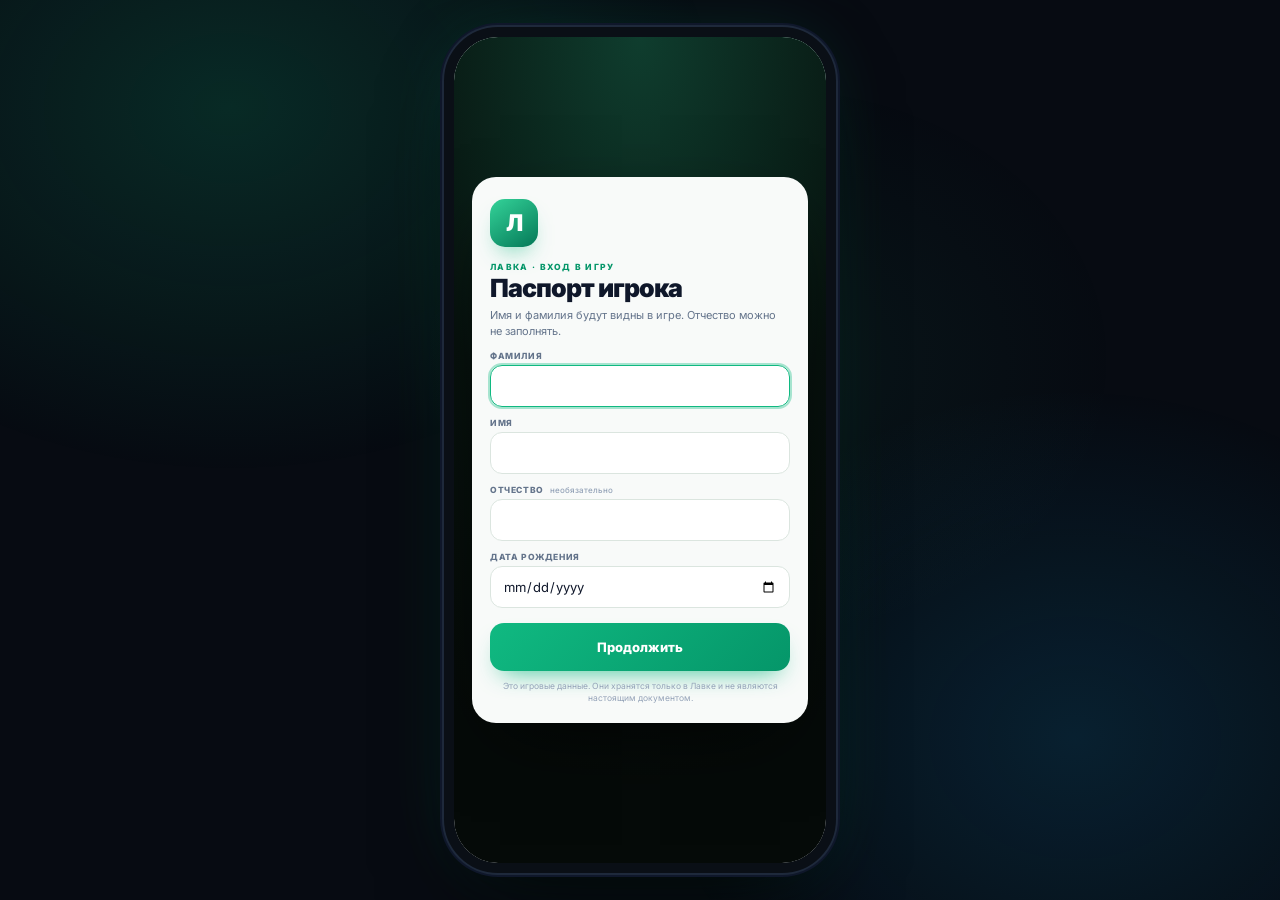
<file: index.html>
﻿<!DOCTYPE html>
<html lang="ru">
<head>
<meta charset="UTF-8">
  <meta name="viewport" content="width=device-width, initial-scale=1.0, viewport-fit=cover, user-scalable=no">
<meta name="apple-mobile-web-app-capable" content="yes">
<meta name="apple-mobile-web-app-title" content="Лавка">
<meta name="apple-mobile-web-app-status-bar-style" content="black-translucent">
<meta name="theme-color" content="#10b981">
<script>if (location.protocol === 'file:') document.documentElement.classList.add('native-app');</script>
<title>Лавка</title>
<link rel="icon" type="image/png" sizes="192x192" href="icons/icon-192.png">
<link rel="apple-touch-icon" sizes="180x180" href="icons/apple-touch-icon.png">
<link rel="manifest" href="manifest.webmanifest">
<link rel="stylesheet" href="vendor/fontawesome/css/all.min.css">
<link rel="stylesheet" href="vendor/fonts/inter.css">
<link rel="stylesheet" href="css/lavka.css?v=20261198">
<link rel="stylesheet" href="css/sites-extra.css?v=20261198">
    <link rel="stylesheet" href="css/business.css?v=20261198">
    <link rel="stylesheet" href="css/growth.css?v=20261198">
    <link rel="stylesheet" href="css/native.css?v=20261198">
    <link rel="stylesheet" href="css/apps-real.css?v=20261198">
</head>
<body>
<div class="stage">
  <div class="phone" id="phone">
    <div class="island"></div>

    <div class="statusbar" id="statusbar">
      <span class="sb-time" id="sb-time">9:41</span>
      <span class="sb-right">
        <svg class="sb-i" viewBox="0 0 18 12" aria-hidden="true" style="width:15px;height:10px;fill:currentColor"><rect x="0" y="8" width="3" height="4"/><rect x="5" y="6" width="3" height="6"/><rect x="10" y="3" width="3" height="9"/><rect x="15" y="0" width="3" height="12"/></svg>
        <svg class="sb-i" viewBox="0 0 16 12" aria-hidden="true" style="width:15px;height:10px;fill:currentColor"><path d="M8 11.3 5.9 9.2a3 3 0 0 1 4.2 0L8 11.3Zm-3.4-3.4a5.4 5.4 0 0 1 6.8 0L10 9.3a3.2 3.2 0 0 0-4 0L4.6 7.9ZM2 5.3a8.8 8.8 0 0 1 12 0l-1.4 1.4a6.8 6.8 0 0 0-9.2 0L2 5.3Z"/></svg>
        <svg class="sb-i" viewBox="0 0 24 12" aria-hidden="true" style="width:17px;height:10px;fill:none;stroke:currentColor"><rect x="0.8" y="1.2" width="18.4" height="9.6" rx="2.4" fill="none" stroke="currentColor" stroke-width="1.4"/><rect x="2.6" y="3" width="12.6" height="6" rx="1" style="fill:currentColor"/><rect x="20.6" y="3.8" width="2.2" height="4.4" rx="1" style="fill:currentColor"/></svg>
      </span>
    </div>

    <div class="screen" id="screen">
      <section class="home" id="home">
        <div class="home-head">
          <div class="home-user">
            <div class="home-avatar" id="home-avatar">Г</div>
            <div>
              <p class="home-hi">Добрый день</p>
              <p class="home-name" id="home-name">Гость</p>
            </div>
          </div>
          <button class="home-xid" id="home-xid" type="button" onclick="XID.open()" aria-label="XPRODC ID">X-00000000</button>
        </div>

        <div class="clock-widget">
          <p class="cw-time" id="home-time">9:41</p>
          <p class="cw-sub" id="home-sub">Лавка · бизнес-игра</p>
        </div>

        <div class="apps-vp">
          <div class="apps-track" id="apps-track"></div>
        </div>

        <div class="dots" id="home-dots"></div>

        <div class="dock" id="dock"></div>
      </section>

      <section class="appview" id="appview">
        <div class="app-body" id="app-body"></div>
      </section>
    </div>

    <div class="home-indicator"></div>

    <div class="tutorial hidden" id="tutorial">
      <div class="tut-spot" id="tut-spot"></div>
      <div class="tut-card" id="tut-card">
        <p class="tut-step" id="tut-step">1 / 7</p>
        <p class="tut-title" id="tut-title"></p>
        <p class="tut-text" id="tut-text"></p>
        <div class="tut-actions">
          <button class="tut-skip" id="tut-skip" type="button">Пропустить</button>
          <button class="tut-next" id="tut-next" type="button">Далее</button>
        </div>
      </div>
    </div>
  </div>
</div>

<div class="toast" id="toast"></div>

<script src="js/app.js?v=20261198"></script>
<script src="js/market.js?v=20261198"></script>
<script src="js/citymap.js?v=20261198"></script>
<script src="js/apps.js?v=20261198"></script>
<script src="js/sites-extra.js?v=20261198"></script>
<script src="js/sfx.js?v=20261198"></script>
<script src="js/apps-real.js?v=20261198"></script>
<script src="js/apps-real2.js?v=20261198"></script>
<script src="js/action.js?v=20261198"></script>
    <script src="js/business.js?v=20261198"></script>
    <script src="js/growth.js?v=20261198"></script>
    <script src="js/exchange.js?v=20261198"></script>

</body>
</html>
</file>
<file: vendor/fonts/inter.css>
/* cyrillic-ext */
@font-face {
  font-family: 'Inter';
  font-style: normal;
  font-weight: 300;
  font-display: swap;
  src: url(inter-ec84a376.woff2) format('woff2');
  unicode-range: U+0460-052F, U+1C80-1C8A, U+20B4, U+2DE0-2DFF, U+A640-A69F, U+FE2E-FE2F;
}
/* cyrillic */
@font-face {
  font-family: 'Inter';
  font-style: normal;
  font-weight: 300;
  font-display: swap;
  src: url(inter-4ee8fc98.woff2) format('woff2');
  unicode-range: U+0301, U+0400-045F, U+0490-0491, U+04B0-04B1, U+2116;
}
/* greek-ext */
@font-face {
  font-family: 'Inter';
  font-style: normal;
  font-weight: 300;
  font-display: swap;
  src: url(inter-f55b8d39.woff2) format('woff2');
  unicode-range: U+1F00-1FFF;
}
/* greek */
@font-face {
  font-family: 'Inter';
  font-style: normal;
  font-weight: 300;
  font-display: swap;
  src: url(inter-eef1e497.woff2) format('woff2');
  unicode-range: U+0370-0377, U+037A-037F, U+0384-038A, U+038C, U+038E-03A1, U+03A3-03FF;
}
/* vietnamese */
@font-face {
  font-family: 'Inter';
  font-style: normal;
  font-weight: 300;
  font-display: swap;
  src: url(inter-983e9094.woff2) format('woff2');
  unicode-range: U+0102-0103, U+0110-0111, U+0128-0129, U+0168-0169, U+01A0-01A1, U+01AF-01B0, U+0300-0301, U+0303-0304, U+0308-0309, U+0323, U+0329, U+1EA0-1EF9, U+20AB;
}
/* latin-ext */
@font-face {
  font-family: 'Inter';
  font-style: normal;
  font-weight: 300;
  font-display: swap;
  src: url(inter-39529051.woff2) format('woff2');
  unicode-range: U+0100-02BA, U+02BD-02C5, U+02C7-02CC, U+02CE-02D7, U+02DD-02FF, U+0304, U+0308, U+0329, U+1D00-1DBF, U+1E00-1E9F, U+1EF2-1EFF, U+2020, U+20A0-20AB, U+20AD-20C0, U+2113, U+2C60-2C7F, U+A720-A7FF;
}
/* latin */
@font-face {
  font-family: 'Inter';
  font-style: normal;
  font-weight: 300;
  font-display: swap;
  src: url(inter-56724408.woff2) format('woff2');
  unicode-range: U+0000-00FF, U+0131, U+0152-0153, U+02BB-02BC, U+02C6, U+02DA, U+02DC, U+0304, U+0308, U+0329, U+2000-206F, U+20AC, U+2122, U+2191, U+2193, U+2212, U+2215, U+FEFF, U+FFFD;
}
/* cyrillic-ext */
@font-face {
  font-family: 'Inter';
  font-style: normal;
  font-weight: 400;
  font-display: swap;
  src: url(inter-ec84a376.woff2) format('woff2');
  unicode-range: U+0460-052F, U+1C80-1C8A, U+20B4, U+2DE0-2DFF, U+A640-A69F, U+FE2E-FE2F;
}
/* cyrillic */
@font-face {
  font-family: 'Inter';
  font-style: normal;
  font-weight: 400;
  font-display: swap;
  src: url(inter-4ee8fc98.woff2) format('woff2');
  unicode-range: U+0301, U+0400-045F, U+0490-0491, U+04B0-04B1, U+2116;
}
/* greek-ext */
@font-face {
  font-family: 'Inter';
  font-style: normal;
  font-weight: 400;
  font-display: swap;
  src: url(inter-f55b8d39.woff2) format('woff2');
  unicode-range: U+1F00-1FFF;
}
/* greek */
@font-face {
  font-family: 'Inter';
  font-style: normal;
  font-weight: 400;
  font-display: swap;
  src: url(inter-eef1e497.woff2) format('woff2');
  unicode-range: U+0370-0377, U+037A-037F, U+0384-038A, U+038C, U+038E-03A1, U+03A3-03FF;
}
/* vietnamese */
@font-face {
  font-family: 'Inter';
  font-style: normal;
  font-weight: 400;
  font-display: swap;
  src: url(inter-983e9094.woff2) format('woff2');
  unicode-range: U+0102-0103, U+0110-0111, U+0128-0129, U+0168-0169, U+01A0-01A1, U+01AF-01B0, U+0300-0301, U+0303-0304, U+0308-0309, U+0323, U+0329, U+1EA0-1EF9, U+20AB;
}
/* latin-ext */
@font-face {
  font-family: 'Inter';
  font-style: normal;
  font-weight: 400;
  font-display: swap;
  src: url(inter-39529051.woff2) format('woff2');
  unicode-range: U+0100-02BA, U+02BD-02C5, U+02C7-02CC, U+02CE-02D7, U+02DD-02FF, U+0304, U+0308, U+0329, U+1D00-1DBF, U+1E00-1E9F, U+1EF2-1EFF, U+2020, U+20A0-20AB, U+20AD-20C0, U+2113, U+2C60-2C7F, U+A720-A7FF;
}
/* latin */
@font-face {
  font-family: 'Inter';
  font-style: normal;
  font-weight: 400;
  font-display: swap;
  src: url(inter-56724408.woff2) format('woff2');
  unicode-range: U+0000-00FF, U+0131, U+0152-0153, U+02BB-02BC, U+02C6, U+02DA, U+02DC, U+0304, U+0308, U+0329, U+2000-206F, U+20AC, U+2122, U+2191, U+2193, U+2212, U+2215, U+FEFF, U+FFFD;
}
/* cyrillic-ext */
@font-face {
  font-family: 'Inter';
  font-style: normal;
  font-weight: 500;
  font-display: swap;
  src: url(inter-ec84a376.woff2) format('woff2');
  unicode-range: U+0460-052F, U+1C80-1C8A, U+20B4, U+2DE0-2DFF, U+A640-A69F, U+FE2E-FE2F;
}
/* cyrillic */
@font-face {
  font-family: 'Inter';
  font-style: normal;
  font-weight: 500;
  font-display: swap;
  src: url(inter-4ee8fc98.woff2) format('woff2');
  unicode-range: U+0301, U+0400-045F, U+0490-0491, U+04B0-04B1, U+2116;
}
/* greek-ext */
@font-face {
  font-family: 'Inter';
  font-style: normal;
  font-weight: 500;
  font-display: swap;
  src: url(inter-f55b8d39.woff2) format('woff2');
  unicode-range: U+1F00-1FFF;
}
/* greek */
@font-face {
  font-family: 'Inter';
  font-style: normal;
  font-weight: 500;
  font-display: swap;
  src: url(inter-eef1e497.woff2) format('woff2');
  unicode-range: U+0370-0377, U+037A-037F, U+0384-038A, U+038C, U+038E-03A1, U+03A3-03FF;
}
/* vietnamese */
@font-face {
  font-family: 'Inter';
  font-style: normal;
  font-weight: 500;
  font-display: swap;
  src: url(inter-983e9094.woff2) format('woff2');
  unicode-range: U+0102-0103, U+0110-0111, U+0128-0129, U+0168-0169, U+01A0-01A1, U+01AF-01B0, U+0300-0301, U+0303-0304, U+0308-0309, U+0323, U+0329, U+1EA0-1EF9, U+20AB;
}
/* latin-ext */
@font-face {
  font-family: 'Inter';
  font-style: normal;
  font-weight: 500;
  font-display: swap;
  src: url(inter-39529051.woff2) format('woff2');
  unicode-range: U+0100-02BA, U+02BD-02C5, U+02C7-02CC, U+02CE-02D7, U+02DD-02FF, U+0304, U+0308, U+0329, U+1D00-1DBF, U+1E00-1E9F, U+1EF2-1EFF, U+2020, U+20A0-20AB, U+20AD-20C0, U+2113, U+2C60-2C7F, U+A720-A7FF;
}
/* latin */
@font-face {
  font-family: 'Inter';
  font-style: normal;
  font-weight: 500;
  font-display: swap;
  src: url(inter-56724408.woff2) format('woff2');
  unicode-range: U+0000-00FF, U+0131, U+0152-0153, U+02BB-02BC, U+02C6, U+02DA, U+02DC, U+0304, U+0308, U+0329, U+2000-206F, U+20AC, U+2122, U+2191, U+2193, U+2212, U+2215, U+FEFF, U+FFFD;
}
/* cyrillic-ext */
@font-face {
  font-family: 'Inter';
  font-style: normal;
  font-weight: 600;
  font-display: swap;
  src: url(inter-ec84a376.woff2) format('woff2');
  unicode-range: U+0460-052F, U+1C80-1C8A, U+20B4, U+2DE0-2DFF, U+A640-A69F, U+FE2E-FE2F;
}
/* cyrillic */
@font-face {
  font-family: 'Inter';
  font-style: normal;
  font-weight: 600;
  font-display: swap;
  src: url(inter-4ee8fc98.woff2) format('woff2');
  unicode-range: U+0301, U+0400-045F, U+0490-0491, U+04B0-04B1, U+2116;
}
/* greek-ext */
@font-face {
  font-family: 'Inter';
  font-style: normal;
  font-weight: 600;
  font-display: swap;
  src: url(inter-f55b8d39.woff2) format('woff2');
  unicode-range: U+1F00-1FFF;
}
/* greek */
@font-face {
  font-family: 'Inter';
  font-style: normal;
  font-weight: 600;
  font-display: swap;
  src: url(inter-eef1e497.woff2) format('woff2');
  unicode-range: U+0370-0377, U+037A-037F, U+0384-038A, U+038C, U+038E-03A1, U+03A3-03FF;
}
/* vietnamese */
@font-face {
  font-family: 'Inter';
  font-style: normal;
  font-weight: 600;
  font-display: swap;
  src: url(inter-983e9094.woff2) format('woff2');
  unicode-range: U+0102-0103, U+0110-0111, U+0128-0129, U+0168-0169, U+01A0-01A1, U+01AF-01B0, U+0300-0301, U+0303-0304, U+0308-0309, U+0323, U+0329, U+1EA0-1EF9, U+20AB;
}
/* latin-ext */
@font-face {
  font-family: 'Inter';
  font-style: normal;
  font-weight: 600;
  font-display: swap;
  src: url(inter-39529051.woff2) format('woff2');
  unicode-range: U+0100-02BA, U+02BD-02C5, U+02C7-02CC, U+02CE-02D7, U+02DD-02FF, U+0304, U+0308, U+0329, U+1D00-1DBF, U+1E00-1E9F, U+1EF2-1EFF, U+2020, U+20A0-20AB, U+20AD-20C0, U+2113, U+2C60-2C7F, U+A720-A7FF;
}
/* latin */
@font-face {
  font-family: 'Inter';
  font-style: normal;
  font-weight: 600;
  font-display: swap;
  src: url(inter-56724408.woff2) format('woff2');
  unicode-range: U+0000-00FF, U+0131, U+0152-0153, U+02BB-02BC, U+02C6, U+02DA, U+02DC, U+0304, U+0308, U+0329, U+2000-206F, U+20AC, U+2122, U+2191, U+2193, U+2212, U+2215, U+FEFF, U+FFFD;
}
/* cyrillic-ext */
@font-face {
  font-family: 'Inter';
  font-style: normal;
  font-weight: 700;
  font-display: swap;
  src: url(inter-ec84a376.woff2) format('woff2');
  unicode-range: U+0460-052F, U+1C80-1C8A, U+20B4, U+2DE0-2DFF, U+A640-A69F, U+FE2E-FE2F;
}
/* cyrillic */
@font-face {
  font-family: 'Inter';
  font-style: normal;
  font-weight: 700;
  font-display: swap;
  src: url(inter-4ee8fc98.woff2) format('woff2');
  unicode-range: U+0301, U+0400-045F, U+0490-0491, U+04B0-04B1, U+2116;
}
/* greek-ext */
@font-face {
  font-family: 'Inter';
  font-style: normal;
  font-weight: 700;
  font-display: swap;
  src: url(inter-f55b8d39.woff2) format('woff2');
  unicode-range: U+1F00-1FFF;
}
/* greek */
@font-face {
  font-family: 'Inter';
  font-style: normal;
  font-weight: 700;
  font-display: swap;
  src: url(inter-eef1e497.woff2) format('woff2');
  unicode-range: U+0370-0377, U+037A-037F, U+0384-038A, U+038C, U+038E-03A1, U+03A3-03FF;
}
/* vietnamese */
@font-face {
  font-family: 'Inter';
  font-style: normal;
  font-weight: 700;
  font-display: swap;
  src: url(inter-983e9094.woff2) format('woff2');
  unicode-range: U+0102-0103, U+0110-0111, U+0128-0129, U+0168-0169, U+01A0-01A1, U+01AF-01B0, U+0300-0301, U+0303-0304, U+0308-0309, U+0323, U+0329, U+1EA0-1EF9, U+20AB;
}
/* latin-ext */
@font-face {
  font-family: 'Inter';
  font-style: normal;
  font-weight: 700;
  font-display: swap;
  src: url(inter-39529051.woff2) format('woff2');
  unicode-range: U+0100-02BA, U+02BD-02C5, U+02C7-02CC, U+02CE-02D7, U+02DD-02FF, U+0304, U+0308, U+0329, U+1D00-1DBF, U+1E00-1E9F, U+1EF2-1EFF, U+2020, U+20A0-20AB, U+20AD-20C0, U+2113, U+2C60-2C7F, U+A720-A7FF;
}
/* latin */
@font-face {
  font-family: 'Inter';
  font-style: normal;
  font-weight: 700;
  font-display: swap;
  src: url(inter-56724408.woff2) format('woff2');
  unicode-range: U+0000-00FF, U+0131, U+0152-0153, U+02BB-02BC, U+02C6, U+02DA, U+02DC, U+0304, U+0308, U+0329, U+2000-206F, U+20AC, U+2122, U+2191, U+2193, U+2212, U+2215, U+FEFF, U+FFFD;
}
/* cyrillic-ext */
@font-face {
  font-family: 'Inter';
  font-style: normal;
  font-weight: 800;
  font-display: swap;
  src: url(inter-ec84a376.woff2) format('woff2');
  unicode-range: U+0460-052F, U+1C80-1C8A, U+20B4, U+2DE0-2DFF, U+A640-A69F, U+FE2E-FE2F;
}
/* cyrillic */
@font-face {
  font-family: 'Inter';
  font-style: normal;
  font-weight: 800;
  font-display: swap;
  src: url(inter-4ee8fc98.woff2) format('woff2');
  unicode-range: U+0301, U+0400-045F, U+0490-0491, U+04B0-04B1, U+2116;
}
/* greek-ext */
@font-face {
  font-family: 'Inter';
  font-style: normal;
  font-weight: 800;
  font-display: swap;
  src: url(inter-f55b8d39.woff2) format('woff2');
  unicode-range: U+1F00-1FFF;
}
/* greek */
@font-face {
  font-family: 'Inter';
  font-style: normal;
  font-weight: 800;
  font-display: swap;
  src: url(inter-eef1e497.woff2) format('woff2');
  unicode-range: U+0370-0377, U+037A-037F, U+0384-038A, U+038C, U+038E-03A1, U+03A3-03FF;
}
/* vietnamese */
@font-face {
  font-family: 'Inter';
  font-style: normal;
  font-weight: 800;
  font-display: swap;
  src: url(inter-983e9094.woff2) format('woff2');
  unicode-range: U+0102-0103, U+0110-0111, U+0128-0129, U+0168-0169, U+01A0-01A1, U+01AF-01B0, U+0300-0301, U+0303-0304, U+0308-0309, U+0323, U+0329, U+1EA0-1EF9, U+20AB;
}
/* latin-ext */
@font-face {
  font-family: 'Inter';
  font-style: normal;
  font-weight: 800;
  font-display: swap;
  src: url(inter-39529051.woff2) format('woff2');
  unicode-range: U+0100-02BA, U+02BD-02C5, U+02C7-02CC, U+02CE-02D7, U+02DD-02FF, U+0304, U+0308, U+0329, U+1D00-1DBF, U+1E00-1E9F, U+1EF2-1EFF, U+2020, U+20A0-20AB, U+20AD-20C0, U+2113, U+2C60-2C7F, U+A720-A7FF;
}
/* latin */
@font-face {
  font-family: 'Inter';
  font-style: normal;
  font-weight: 800;
  font-display: swap;
  src: url(inter-56724408.woff2) format('woff2');
  unicode-range: U+0000-00FF, U+0131, U+0152-0153, U+02BB-02BC, U+02C6, U+02DA, U+02DC, U+0304, U+0308, U+0329, U+2000-206F, U+20AC, U+2122, U+2191, U+2193, U+2212, U+2215, U+FEFF, U+FFFD;
}
/* cyrillic-ext */
@font-face {
  font-family: 'Inter';
  font-style: normal;
  font-weight: 900;
  font-display: swap;
  src: url(inter-ec84a376.woff2) format('woff2');
  unicode-range: U+0460-052F, U+1C80-1C8A, U+20B4, U+2DE0-2DFF, U+A640-A69F, U+FE2E-FE2F;
}
/* cyrillic */
@font-face {
  font-family: 'Inter';
  font-style: normal;
  font-weight: 900;
  font-display: swap;
  src: url(inter-4ee8fc98.woff2) format('woff2');
  unicode-range: U+0301, U+0400-045F, U+0490-0491, U+04B0-04B1, U+2116;
}
/* greek-ext */
@font-face {
  font-family: 'Inter';
  font-style: normal;
  font-weight: 900;
  font-display: swap;
  src: url(inter-f55b8d39.woff2) format('woff2');
  unicode-range: U+1F00-1FFF;
}
/* greek */
@font-face {
  font-family: 'Inter';
  font-style: normal;
  font-weight: 900;
  font-display: swap;
  src: url(inter-eef1e497.woff2) format('woff2');
  unicode-range: U+0370-0377, U+037A-037F, U+0384-038A, U+038C, U+038E-03A1, U+03A3-03FF;
}
/* vietnamese */
@font-face {
  font-family: 'Inter';
  font-style: normal;
  font-weight: 900;
  font-display: swap;
  src: url(inter-983e9094.woff2) format('woff2');
  unicode-range: U+0102-0103, U+0110-0111, U+0128-0129, U+0168-0169, U+01A0-01A1, U+01AF-01B0, U+0300-0301, U+0303-0304, U+0308-0309, U+0323, U+0329, U+1EA0-1EF9, U+20AB;
}
/* latin-ext */
@font-face {
  font-family: 'Inter';
  font-style: normal;
  font-weight: 900;
  font-display: swap;
  src: url(inter-39529051.woff2) format('woff2');
  unicode-range: U+0100-02BA, U+02BD-02C5, U+02C7-02CC, U+02CE-02D7, U+02DD-02FF, U+0304, U+0308, U+0329, U+1D00-1DBF, U+1E00-1E9F, U+1EF2-1EFF, U+2020, U+20A0-20AB, U+20AD-20C0, U+2113, U+2C60-2C7F, U+A720-A7FF;
}
/* latin */
@font-face {
  font-family: 'Inter';
  font-style: normal;
  font-weight: 900;
  font-display: swap;
  src: url(inter-56724408.woff2) format('woff2');
  unicode-range: U+0000-00FF, U+0131, U+0152-0153, U+02BB-02BC, U+02C6, U+02DA, U+02DC, U+0304, U+0308, U+0329, U+2000-206F, U+20AC, U+2122, U+2191, U+2193, U+2212, U+2215, U+FEFF, U+FFFD;
}
</file>
<file: css/lavka.css>
* { margin: 0; padding: 0; box-sizing: border-box; -webkit-tap-highlight-color: transparent; }
:root {
  --green: #10b981;
  --green-d: #059669;
  --green-l: #34d399;
  --green-soft: #e7f8f1;
  --bg: #f4f7fa;
  --card: #ffffff;
  --text: #0f172a;
  --sub: #64748b;
  --muted: #94a3b8;
  --line: #e8eef3;
  --chip: #f1f5f9;
  --red: #ef4444;
  --gold: #f59e0b;
  --shadow: 0 10px 26px -16px rgba(15, 23, 42, .35);
}
body.dark {
  --bg: #0b1220;
  --card: #151f31;
  --text: #f1f5f9;
  --sub: #94a3b8;
  --muted: #64748b;
  --line: #243247;
  --chip: #1d2a3e;
  --green-soft: #10352b;
  --shadow: 0 10px 26px -16px rgba(0, 0, 0, .8);
}

html, body { height: 100%; }
body {
  font-family: 'Inter', -apple-system, 'Segoe UI', sans-serif;
  background: #070b12;
  color: var(--text);
  min-height: 100vh;
  display: flex;
  align-items: center;
  justify-content: center;
  overflow: hidden;
  -webkit-font-smoothing: antialiased;
}
body::before {
  content: '';
  position: fixed;
  inset: 0;
  background:
    radial-gradient(700px 520px at 18% 12%, rgba(16, 185, 129, .18), transparent 70%),
    radial-gradient(600px 500px at 84% 82%, rgba(14, 165, 233, .14), transparent 70%),
    radial-gradient(500px 400px at 60% 40%, rgba(52, 211, 153, .06), transparent 70%);
  pointer-events: none;
}
button { font-family: inherit; cursor: pointer; }
input, textarea { font-family: inherit; }
img { display: block; }
.hidden { display: none !important; }
::-webkit-scrollbar { width: 0; height: 0; }

/* ================= PHONE ================= */
.stage { position: relative; z-index: 1; padding: 12px; }
.phone {
  position: relative;
  width: min(392px, calc(100vw - 20px));
  height: min(846px, calc(100vh - 20px));
  height: min(846px, calc(100dvh - 20px));
  background: #0a0f16;
  border: 10px solid #0a0f16;
  border-radius: 54px;
  box-shadow:
    0 0 0 2px #1e293b,
    0 0 0 4px #0f172a,
    0 40px 90px -30px rgba(0, 0, 0, .9),
    0 0 80px -20px rgba(16, 185, 129, .25);
  overflow: hidden;
  isolation: isolate;
}
.screen {
  position: absolute;
  inset: 0;
  border-radius: 44px;
  overflow: hidden;
  background: var(--bg);
}
.island {
  position: absolute;
  top: 9px; left: 50%; transform: translateX(-50%);
  width: 106px; height: 27px;
  background: #05080d;
  border-radius: 16px;
  z-index: 60;
  display: flex; align-items: center; justify-content: flex-end;
  padding-right: 10px;
  pointer-events: none;
}
.island::after {
  content: '';
  width: 8px; height: 8px; border-radius: 50%;
  background: radial-gradient(circle at 35% 30%, #2a3a52, #05080d 70%);
  box-shadow: 0 0 0 1px #101a28;
}
.statusbar {
  position: absolute;
  top: 0; left: 0; right: 0;
  height: 47px;
  display: flex; align-items: center; justify-content: space-between;
  padding: 7px 24px 0;
  font-size: 12px; font-weight: 700;
  color: #0f172a;
  z-index: 55;
  pointer-events: none;
  transition: color .25s;
}
.phone[data-status="white"] .statusbar { color: #fff; }
.phone:not(.app-open) .statusbar { color: #0f172a; }
.sb-right { display: flex; align-items: center; gap: 6px; font-size: 11px; }
.sb-right .sb-i { width: 15px; height: 10px; fill: currentColor; display: block; }
.home-indicator {
  position: absolute;
  bottom: 7px; left: 50%; transform: translateX(-50%);
  width: 118px; height: 5px; border-radius: 4px;
  background: #0f172a; opacity: .82;
  z-index: 45; pointer-events: none;
}
body.dark .home-indicator { background: #cbd5e1; }

/* ================= HOME ================= */
.home {
  position: absolute;
  inset: 0;
  padding: 56px 16px 6px;
  display: flex;
  flex-direction: column;
  gap: 10px;
  overflow: hidden;
  background:
    radial-gradient(420px 300px at 90% -5%, rgba(52, 211, 153, .38), transparent 70%),
    radial-gradient(380px 300px at 0% 25%, rgba(125, 211, 252, .30), transparent 70%),
    linear-gradient(165deg, #f2fdf8 0%, #f8fbfd 48%, #eef4fb 100%);
  transition: opacity .3s;
}
body.dark .home {
  background:
    radial-gradient(420px 300px at 90% -5%, rgba(16, 185, 129, .34), transparent 70%),
    radial-gradient(380px 300px at 0% 25%, rgba(14, 165, 233, .22), transparent 70%),
    linear-gradient(165deg, #0b1a19 0%, #0b1220 55%, #0a1020 100%);
}
.home::after {
  content: '';
  position: absolute;
  inset: 0;
  background-image: radial-gradient(rgba(15, 118, 110, .09) 1px, transparent 1px);
  background-size: 22px 22px;
  pointer-events: none;
  opacity: .55;
}
.home > * { position: relative; z-index: 1; }
.home-head { display: flex; align-items: center; justify-content: space-between; gap: 8px; }
.home-user { display: flex; align-items: center; gap: 10px; min-width: 0; }
.home-avatar {
  width: 40px; height: 40px; border-radius: 14px;
  background: linear-gradient(140deg, #10b981, #047857);
  color: #fff; font-weight: 800; font-size: 15px;
  display: grid; place-items: center;
  box-shadow: 0 8px 18px -8px rgba(5, 150, 105, .9);
  flex: 0 0 auto;
}
.home-hi { font-size: 10.5px; color: #64748b; font-weight: 600; }
body.dark .home-hi { color: #94a3b8; }
.home-name { font-size: 14.5px; font-weight: 800; color: #0f172a; letter-spacing: -.2px; max-width: 150px; overflow: hidden; text-overflow: ellipsis; white-space: nowrap; }
body.dark .home-name { color: #f1f5f9; }
.home-xid {
  border: 1px solid rgba(16, 185, 129, .3);
  background: rgba(255, 255, 255, .65);
  color: #047857;
  font-size: 10.5px; font-weight: 800; letter-spacing: .4px;
  padding: 7px 10px; border-radius: 11px;
  backdrop-filter: blur(10px);
  transition: transform .15s;
}
.home-xid:active { transform: scale(.95); }
.home-xid.off { background: rgba(239, 68, 68, .1); border-color: rgba(239, 68, 68, .35); color: #dc2626; }
body.dark .home-xid { background: rgba(20, 40, 40, .7); border-color: rgba(52, 211, 153, .35); color: #6ee7b7; }
body.dark .home-xid.off { background: rgba(80, 20, 20, .55); border-color: rgba(248, 113, 113, .4); color: #fca5a5; }

.clock-widget {
  padding: 6px 4px 2px;
  position: relative;
}
.cw-time {
  font-size: 46px; font-weight: 300; letter-spacing: -2.5px;
  color: #0f172a; line-height: 1;
  font-variant-numeric: tabular-nums;
}
body.dark .cw-time { color: #f8fafc; }
.cw-sub { font-size: 11.5px; font-weight: 600; color: #64748b; margin-top: 7px; letter-spacing: .2px; }
body.dark .cw-sub { color: #94a3b8; }
.cw-sub b { color: #059669; font-weight: 800; }
body.dark .cw-sub b { color: #34d399; }

.apps-vp { flex: 1 1 auto; min-height: 0; overflow: hidden; margin: 2px -4px 0; }
.apps-track { display: flex; height: 100%; transition: transform .45s cubic-bezier(.16, 1, .3, 1); }
.apps-page {
  flex: 0 0 100%;
  display: grid;
  grid-template-columns: repeat(4, 1fr);
  grid-auto-rows: min-content;
  gap: 13px 2px;
  align-content: start;
  padding: 2px 4px;
}
.apps-page.dense { align-content: space-evenly; }
.app {
  position: relative;
  display: flex; flex-direction: column; align-items: center; gap: 6px;
  background: none; border: none; padding: 0;
  width: 100%;
  transition: transform .14s;
}
.app:active { transform: scale(.93); }
.app-ic {
  width: clamp(50px, 15.6vw, 58px);
  height: clamp(50px, 15.6vw, 58px);
  border-radius: 17px;
  display: grid; place-items: center;
  color: #fff; font-size: 22px;
  box-shadow: 0 9px 20px -12px rgba(15, 23, 42, .55), inset 0 1px 0 rgba(255, 255, 255, .25);
  position: relative;
  overflow: hidden;
}
.app-ic::before {
  content: '';
  position: absolute;
  left: -30%; top: -60%; width: 110%; height: 110%;
  background: linear-gradient(150deg, rgba(255, 255, 255, .32), transparent 55%);
  border-radius: 50%;
}
.app-ic i { position: relative; z-index: 1; }
.app-name {
  font-size: 10.5px; font-weight: 600; color: #334155;
  max-width: 100%; white-space: nowrap; overflow: hidden; text-overflow: ellipsis;
  text-shadow: 0 1px 2px rgba(255, 255, 255, .6);
}
body.dark .app-name { color: #dbe4f0; text-shadow: 0 1px 3px rgba(0, 0, 0, .5); }
.app-badge {
  position: absolute; top: -3px; right: 6px; z-index: 2;
  min-width: 19px; height: 19px; padding: 0 5px;
  border-radius: 10px; background: #ef4444; color: #fff;
  font-size: 10px; font-weight: 800; display: grid; place-items: center;
  border: 2px solid #f4faf8;
  box-shadow: 0 3px 8px -2px rgba(239, 68, 68, .7);
}
body.dark .app-badge { border-color: #0b1a19; }

.dots { display: flex; justify-content: center; gap: 5px; padding: 2px 0 4px; }
.dot { width: 6px; height: 6px; border-radius: 4px; background: rgba(15, 118, 110, .22); transition: all .3s; border: none; padding: 0; }
.dot.active { width: 18px; background: #10b981; }
body.dark .dot { background: rgba(148, 163, 184, .3); }
body.dark .dot.active { background: #34d399; }

.dock {
  display: grid; grid-template-columns: repeat(4, 1fr);
  gap: 6px;
  padding: 9px 10px;
  border-radius: 28px;
  background: rgba(255, 255, 255, .55);
  border: 1px solid rgba(255, 255, 255, .8);
  backdrop-filter: blur(20px);
  -webkit-backdrop-filter: blur(20px);
  box-shadow: 0 14px 30px -22px rgba(15, 23, 42, .6);
  margin-bottom: 10px;
}
body.dark .dock { background: rgba(20, 32, 45, .55); border-color: rgba(148, 163, 184, .16); }
.dock .app-ic { width: clamp(46px, 14vw, 54px); height: clamp(46px, 14vw, 54px); border-radius: 16px; font-size: 20px; }
.dock .app-name { display: none; }

/* ================= APP VIEW ================= */
.appview {
  position: absolute;
  inset: 0;
  z-index: 30;
  background: var(--bg);
  transform: translateX(102%);
  transition: transform .34s cubic-bezier(.16, 1, .3, 1);
  box-shadow: -18px 0 40px -20px rgba(0, 0, 0, .45);
  border-radius: 44px;
  overflow: hidden;
}
.appview.open { transform: translateX(0); }
.app-body { position: absolute; inset: 0; display: flex; flex-direction: column; background: var(--bg); min-height: 0; }

.appbar {
  flex: 0 0 auto;
  display: flex; align-items: center; gap: 9px;
  padding: 48px 14px 10px;
  background: var(--card);
  border-bottom: 1px solid var(--line);
  position: relative;
  z-index: 6;
}
.ab-btn {
  width: 34px; height: 34px; border-radius: 11px;
  border: none; background: var(--chip); color: var(--text);
  display: grid; place-items: center; font-size: 13px;
  flex: 0 0 auto;
}
.ab-title { flex: 1; font-size: 15px; font-weight: 800; letter-spacing: -.2px; padding-left: 2px; }
.ab-title.center { text-align: center; padding: 0; }
.ab-sub { font-size: 10.5px; color: var(--muted); font-weight: 600; margin-top: 1px; }
.ab-right { display: flex; gap: 7px; align-items: center; }

.app-scroll {
  flex: 1 1 auto; min-height: 0;
  overflow-y: auto; overflow-x: hidden;
  -webkit-overflow-scrolling: touch;
  padding: 14px;
  scroll-behavior: smooth;
}
.app-scroll.flush { padding: 0; }
.app-scroll.pb { padding-bottom: 24px; }

/* generic */
.sec-title { font-size: 14.5px; font-weight: 800; letter-spacing: -.2px; }
.muted { color: var(--sub); }
.tiny { font-size: 11px; }
.center { text-align: center; }
.row { display: flex; align-items: center; gap: 10px; }
.spacer { flex: 1; }
.hr { height: 1px; background: var(--line); margin: 14px 0; }
.btn {
  border: none; border-radius: 15px; padding: 13px 18px;
  font-size: 13.5px; font-weight: 800; letter-spacing: .1px;
  display: inline-flex; align-items: center; justify-content: center; gap: 8px;
  transition: transform .14s, opacity .2s;
  color: var(--text); background: var(--chip);
}
.btn:active { transform: scale(.97); }
.btn-primary { background: linear-gradient(135deg, #10b981, #059669); color: #fff; box-shadow: 0 12px 24px -12px rgba(16, 185, 129, .85); }
.btn-dark { background: var(--text); color: var(--card); }
.btn-block { width: 100%; }
.btn-sm { padding: 9px 13px; font-size: 12px; border-radius: 12px; }
.btn:disabled { opacity: .45; }
.card { background: var(--card); border: 1px solid var(--line); border-radius: 20px; padding: 14px; }
.field {
  width: 100%; border: 1px solid var(--line); background: var(--card);
  border-radius: 14px; padding: 13px 14px; font-size: 14px; color: var(--text);
  outline: none; transition: border-color .2s;
}
.field:focus { border-color: var(--green); }
textarea.field { resize: none; line-height: 1.5; }
.pill {
  display: inline-flex; align-items: center; gap: 5px;
  padding: 5px 9px; border-radius: 9px;
  font-size: 10.5px; font-weight: 700;
  background: var(--chip); color: var(--sub);
}
.pill.green { background: var(--green-soft); color: var(--green-d); }
body.dark .pill.green { color: #6ee7b7; }
.empty { text-align: center; padding: 44px 20px; }
.empty i { font-size: 34px; color: #cbd5e1; margin-bottom: 12px; }
body.dark .empty i { color: #334155; }
.empty-title { font-size: 15px; font-weight: 800; margin-bottom: 5px; }
.empty-text { font-size: 12px; color: var(--sub); line-height: 1.5; max-width: 250px; margin: 0 auto 16px; }

/* ================= MARKET ================= */
.mkt-bar { padding-bottom: 9px; }
.mkt-brand { display: flex; align-items: center; gap: 9px; flex: 1; min-width: 0; }
.mkt-logo {
  width: 32px; height: 32px; border-radius: 10px; flex: 0 0 auto;
  background: linear-gradient(135deg, #10b981, #047857);
  color: #fff; font-size: 15px; font-weight: 900;
  display: grid; place-items: center;
  box-shadow: 0 7px 16px -7px rgba(5, 150, 105, .9);
}
.mkt-brand-txt { display: flex; flex-direction: column; min-width: 0; }
.mkt-brand-txt b { font-size: 16.5px; font-weight: 900; letter-spacing: -.4px; line-height: 1.15; }
.mkt-brand-txt span { font-size: 9.5px; font-weight: 600; color: var(--muted); letter-spacing: .6px; text-transform: uppercase; }
.mkt-ibtn {
  width: 34px; height: 34px; border-radius: 11px;
  border: none; background: var(--chip); color: var(--text);
  display: grid; place-items: center; font-size: 13.5px;
  position: relative; flex: 0 0 auto;
}
.badge {
  position: absolute; top: -5px; right: -5px;
  min-width: 17px; height: 17px; padding: 0 4px;
  border-radius: 9px; background: var(--red); color: #fff;
  font-size: 9.5px; font-weight: 800;
  display: grid; place-items: center;
  border: 2px solid var(--card);
}
.mkt-scroll { padding: 0 0 18px; }

.mkt-hero {
  margin: 12px 14px 0;
  border-radius: 24px;
  padding: 17px 18px;
  background: linear-gradient(125deg, #0b8f6a 0%, #10b981 52%, #34d399 100%);
  color: #fff; position: relative; overflow: hidden;
  box-shadow: 0 18px 36px -20px rgba(5, 150, 105, .9);
}
.mkt-hero::before {
  content: ''; position: absolute; width: 160px; height: 160px; border-radius: 50%;
  right: -50px; top: -70px; background: rgba(255, 255, 255, .16);
}
.mkt-hero::after {
  content: ''; position: absolute; width: 90px; height: 90px; border-radius: 50%;
  right: 40px; bottom: -60px; background: rgba(255, 255, 255, .1);
}
.mkt-hero h2 { font-size: 19px; font-weight: 900; letter-spacing: -.5px; line-height: 1.2; position: relative; z-index: 1; }
.mkt-hero p { font-size: 11.5px; opacity: .9; margin-top: 5px; font-weight: 500; position: relative; z-index: 1; max-width: 200px; line-height: 1.4; }
.mkt-hero-row { display: flex; align-items: flex-end; justify-content: space-between; gap: 10px; margin-top: 13px; position: relative; z-index: 1; }
.hero-btn {
  border: none; background: #fff; color: #047857;
  border-radius: 12px; padding: 9px 13px; font-size: 11.5px; font-weight: 800;
}
.hero-stat { font-size: 10px; font-weight: 700; opacity: .85; text-align: right; line-height: 1.5; }

.mkt-search {
  display: flex; align-items: center; gap: 9px;
  background: var(--card); border: 1px solid var(--line);
  border-radius: 15px; padding: 11px 12px;
  margin: 11px 14px 0;
  box-shadow: var(--shadow);
}
.mkt-search > i { color: var(--muted); font-size: 13px; }
.mkt-search input { flex: 1; border: none; outline: none; background: none; font-size: 13.5px; color: var(--text); min-width: 0; }
.mkt-search input::placeholder { color: var(--muted); }
.mkt-search .ms-clear { border: none; background: none; color: var(--muted); font-size: 12px; padding: 2px; }
.ms-filter {
  width: 28px; height: 28px; border-radius: 9px; border: none;
  background: var(--green-soft); color: var(--green-d);
  display: grid; place-items: center; font-size: 11px; flex: 0 0 auto;
}

.hscroll {
  display: flex; gap: 10px;
  overflow-x: auto; scroll-snap-type: x mandatory;
  padding: 2px 14px 4px;
}
.hscroll > * { scroll-snap-align: start; }

.mkt-sec { margin-top: 18px; }
.sec-head { display: flex; align-items: flex-end; justify-content: space-between; gap: 10px; padding: 0 16px; margin-bottom: 10px; }
.sec-head .sec-title { letter-spacing: -.3px; }
.sec-more { background: none; border: none; color: var(--green-d); font-size: 11.5px; font-weight: 800; padding: 2px; }
body.dark .sec-more { color: #34d399; }

.banners { display: flex; gap: 10px; overflow-x: auto; scroll-snap-type: x mandatory; padding: 2px 14px 4px; }
.banner {
  flex: 0 0 84%; scroll-snap-align: center;
  min-height: 116px; border-radius: 21px; padding: 15px 16px;
  color: #fff; position: relative; overflow: hidden;
  display: flex; flex-direction: column; justify-content: space-between;
}
.banner::before {
  content: ''; position: absolute; right: -28px; top: -28px;
  width: 110px; height: 110px; border-radius: 50%;
  background: rgba(255, 255, 255, .16);
}
.banner::after {
  content: ''; position: absolute; right: 52px; bottom: -46px;
  width: 78px; height: 78px; border-radius: 50%;
  background: rgba(255, 255, 255, .1);
}
.bn1 { background: linear-gradient(120deg, #0f766e, #10b981); }
.bn2 { background: linear-gradient(120deg, #1d4ed8, #0ea5e9); }
.bn3 { background: linear-gradient(120deg, #7c3aed, #db2777); }
.banner b { font-size: 15px; font-weight: 900; letter-spacing: -.3px; position: relative; z-index: 1; line-height: 1.25; max-width: 78%; }
.banner span { font-size: 10.5px; font-weight: 600; opacity: .9; position: relative; z-index: 1; max-width: 80%; line-height: 1.4; }
.banner .bn-tag {
  align-self: flex-start; background: rgba(255, 255, 255, .22);
  border: 1px solid rgba(255, 255, 255, .3);
  border-radius: 8px; padding: 4px 8px; font-size: 9.5px; font-weight: 800;
  letter-spacing: .4px; position: relative; z-index: 1;
}

.cat-chips { display: flex; align-items: center; gap: 8px; overflow-x: auto; padding: 14px 14px 4px; }
.cat-chip {
  flex: 0 0 auto; display: flex; align-items: center; gap: 7px;
  min-height: 42px;
  padding: 8px 12px 8px 8px; border-radius: 13px;
  background: var(--card); border: 1px solid var(--line);
  color: var(--text); font-size: 12px; font-weight: 700;
  transition: transform .14s;
}
.cat-chip:active { transform: scale(.96); }
.cat-chip.on { border-color: var(--green); background: var(--green-soft); color: var(--green-d); }
body.dark .cat-chip.on { color: #6ee7b7; }
.cat-dot { width: 24px; height: 24px; border-radius: 8px; display: grid; place-items: center; color: #fff; font-size: 10px; flex: 0 0 auto; }

.cat-grid { display: grid; grid-template-columns: 1fr 1fr; gap: 10px; padding: 0 14px; }
.cat-card {
  display: flex; align-items: center; gap: 10px;
  background: var(--card); border: 1px solid var(--line);
  border-radius: 17px; padding: 11px 10px; text-align: left;
  color: var(--text); transition: transform .14s;
}
.cat-card:active { transform: scale(.97); }
.cat-ico { width: 38px; height: 38px; border-radius: 12px; display: grid; place-items: center; color: #fff; font-size: 15px; flex: 0 0 auto; }
.cat-info { min-width: 0; }
.cat-info b { display: block; font-size: 11.5px; font-weight: 800; line-height: 1.2; color: var(--text); white-space: nowrap; overflow: hidden; text-overflow: ellipsis; }
.cat-info span { display: block; font-size: 9.5px; color: var(--muted); font-weight: 600; margin-top: 3px; }

.pgrid { display: grid; grid-template-columns: 1fr 1fr; gap: 10px; padding: 0 14px; }
.pcard {
  background: var(--card); border: 1px solid var(--line);
  border-radius: 18px; overflow: hidden;
  display: flex; flex-direction: column;
  position: relative; text-align: left; color: var(--text);
  transition: transform .14s;
}
.pcard:active { transform: scale(.98); }
.pcard-img { width: 100%; aspect-ratio: 1 / 1; object-fit: cover; background: var(--chip); }
.pcard-body { padding: 8px 9px 10px; display: flex; flex-direction: column; gap: 4px; flex: 1; }
.pcard-name {
  font-size: 11.5px; font-weight: 600; line-height: 1.35;
  display: -webkit-box; -webkit-line-clamp: 2; -webkit-box-orient: vertical;
  overflow: hidden; min-height: 31px;
}
.pcard-price { display: flex; align-items: baseline; gap: 5px; flex-wrap: wrap; margin-top: auto; }
.price { font-size: 14.5px; font-weight: 900; letter-spacing: -.4px; }
.price small { font-size: 10px; font-weight: 800; }
.old { font-size: 10px; color: var(--muted); text-decoration: line-through; font-weight: 600; }
.pcard-meta { display: flex; align-items: center; gap: 5px; font-size: 9.5px; color: var(--muted); font-weight: 600; }
.pcard-meta .fa-star { color: var(--gold); font-size: 9px; }
.disc { position: absolute; top: 8px; left: 8px; background: #ef4444; color: #fff; font-size: 9px; font-weight: 800; padding: 3px 6px; border-radius: 6px; box-shadow: 0 3px 8px rgba(239, 68, 68, .4); }
.fav-btn {
  position: absolute; top: 7px; right: 7px;
  width: 29px; height: 29px; border-radius: 50%;
  border: none; background: rgba(255, 255, 255, .9); color: #64748b;
  display: grid; place-items: center; font-size: 11.5px;
  backdrop-filter: blur(6px);
  transition: transform .15s, color .15s;
}
.fav-btn:active { transform: scale(.88); }
.fav-btn.on { color: #ef4444; }
body.dark .fav-btn { background: rgba(15, 23, 42, .7); color: #94a3b8; }

.prow {
  display: flex; gap: 10px; align-items: stretch;
  background: var(--card); border: 1px solid var(--line);
  border-radius: 17px; padding: 9px; margin: 0 14px 9px;
  position: relative; text-align: left; color: var(--text); width: calc(100% - 28px);
}
.prow-img { width: 82px; height: 82px; border-radius: 12px; object-fit: cover; flex: 0 0 auto; background: var(--chip); }
.prow-body { flex: 1; min-width: 0; display: flex; flex-direction: column; gap: 4px; padding: 2px 0; }
.prow-name { font-size: 12px; font-weight: 700; line-height: 1.3; display: -webkit-box; -webkit-line-clamp: 2; -webkit-box-orient: vertical; overflow: hidden; }
.prow-sub { font-size: 10px; color: var(--muted); font-weight: 600; }
.prow .fav-btn { top: 7px; right: 7px; width: 26px; height: 26px; font-size: 10px; background: var(--chip); }

.chips { display: flex; gap: 7px; overflow-x: auto; padding: 0 14px 2px; margin-top: 10px; }
.chip {
  flex: 0 0 auto; border: 1px solid transparent;
  background: var(--chip); color: var(--sub);
  padding: 7px 12px; border-radius: 11px;
  font-size: 11.5px; font-weight: 700;
  transition: all .16s;
}
.chip.on { background: var(--green-soft); color: var(--green-d); border-color: rgba(16, 185, 129, .35); }
body.dark .chip.on { color: #6ee7b7; }

.mkt-note { padding: 9px 16px 0; font-size: 10.5px; color: var(--muted); font-weight: 600; display: flex; align-items: center; gap: 6px; }

/* product page */
.prod-wrap { padding-bottom: 14px; }
.prod-art { width: 100%; aspect-ratio: 1 / 1; object-fit: cover; background: var(--chip); }
.prod-body { padding: 13px 14px 0; }
.prod-price { display: flex; align-items: baseline; gap: 8px; flex-wrap: wrap; }
.prod-price .price { font-size: 27px; letter-spacing: -1px; }
.prod-price .price small { font-size: 14px; }
.prod-price .old { font-size: 13px; }
.prod-title { font-size: 16px; font-weight: 800; line-height: 1.3; letter-spacing: -.3px; margin-bottom: 8px; }
.prod-meta { display: flex; align-items: center; gap: 10px; font-size: 11px; color: var(--sub); font-weight: 600; flex-wrap: wrap; margin-bottom: 12px; }
.prod-meta .fa-star { color: var(--gold); }
.link { color: var(--green-d); font-weight: 700; text-decoration: none; }
body.dark .link { color: #34d399; }
.seller { display: flex; align-items: center; gap: 10px; padding: 11px 0; border-top: 1px solid var(--line); border-bottom: 1px solid var(--line); }
.seller-ava { width: 36px; height: 36px; border-radius: 11px; background: linear-gradient(135deg, #0ea5e9, #6366f1); color: #fff; display: grid; place-items: center; font-size: 14px; font-weight: 800; flex: 0 0 auto; }
.seller b { font-size: 12px; font-weight: 800; display: block; }
.seller span { font-size: 10px; color: var(--muted); font-weight: 600; }
.spec { display: flex; justify-content: space-between; gap: 12px; padding: 8px 0; border-bottom: 1px dashed var(--line); font-size: 12px; }
.spec:last-child { border-bottom: none; }
.spec span { color: var(--sub); }
.spec b { font-weight: 700; text-align: right; }
.review { border-bottom: 1px solid var(--line); padding: 11px 0; }
.review:last-child { border-bottom: none; }
.rev-head { display: flex; align-items: center; gap: 8px; margin-bottom: 5px; }
.rev-ava { width: 28px; height: 28px; border-radius: 9px; background: var(--green-soft); color: var(--green-d); display: grid; place-items: center; font-size: 10px; font-weight: 800; }
body.dark .rev-ava { color: #6ee7b7; }
.rev-head b { font-size: 11.5px; font-weight: 800; }
.rev-head span { font-size: 9.5px; color: var(--muted); margin-left: auto; font-weight: 600; }
.rev-stars { color: var(--gold); font-size: 9px; letter-spacing: 1px; margin-bottom: 4px; }
.rev-text { font-size: 11.5px; line-height: 1.5; color: var(--sub); }
.rate-box { display: flex; align-items: center; gap: 14px; background: var(--card); border: 1px solid var(--line); border-radius: 18px; padding: 14px; margin: 12px 0 4px; }
.rate-big { font-size: 34px; font-weight: 900; letter-spacing: -1.5px; line-height: 1; }
.rate-bars { flex: 1; display: flex; flex-direction: column; gap: 5px; }
.rate-bar { display: flex; align-items: center; gap: 6px; font-size: 9.5px; color: var(--muted); font-weight: 600; }
.rate-bar .track { flex: 1; height: 4px; border-radius: 3px; background: var(--chip); overflow: hidden; }
.rate-bar .fill { height: 100%; border-radius: 3px; background: var(--gold); }
.prod-buy {
  flex: 0 0 auto; display: flex; gap: 9px; align-items: center;
  padding: 10px 14px calc(10px + env(safe-area-inset-bottom));
  background: var(--card); border-top: 1px solid var(--line);
}
.prod-buy .pb-price { flex: 1; min-width: 0; }
.prod-buy .pb-price b { display: block; font-size: 18px; font-weight: 900; letter-spacing: -.5px; }
.prod-buy .pb-price span { font-size: 9.5px; color: var(--muted); font-weight: 600; }
.prod-buy .fav-btn { position: static; width: 42px; height: 42px; border-radius: 13px; background: var(--chip); font-size: 14px; }
.cart-ico { position: relative; }

/* cart */
.cart-list { padding: 12px 14px 4px; display: flex; flex-direction: column; gap: 9px; }
.cart-row { display: flex; gap: 10px; background: var(--card); border: 1px solid var(--line); border-radius: 17px; padding: 9px; position: relative; }
.cart-row img { width: 76px; height: 76px; border-radius: 12px; object-fit: cover; flex: 0 0 auto; background: var(--chip); }
.cart-info { flex: 1; min-width: 0; display: flex; flex-direction: column; gap: 4px; }
.cart-name { font-size: 11.5px; font-weight: 700; line-height: 1.3; display: -webkit-box; -webkit-line-clamp: 2; -webkit-box-orient: vertical; overflow: hidden; padding-right: 22px; }
.cart-bottom { display: flex; align-items: center; justify-content: space-between; gap: 8px; margin-top: auto; }
.qty { display: flex; align-items: center; gap: 2px; background: var(--chip); border-radius: 10px; padding: 2px; }
.qty button { width: 26px; height: 26px; border-radius: 8px; border: none; background: var(--card); color: var(--text); font-size: 13px; font-weight: 700; display: grid; place-items: center; box-shadow: 0 1px 2px rgba(0, 0, 0, .05); }
.qty span { font-size: 11.5px; font-weight: 800; min-width: 20px; text-align: center; }
.cart-del { position: absolute; top: 7px; right: 7px; width: 22px; height: 22px; border: none; background: none; color: var(--muted); font-size: 11px; border-radius: 6px; }
.summary { margin: 8px 14px 0; background: var(--card); border: 1px solid var(--line); border-radius: 19px; padding: 14px; }
.summary-row { display: flex; justify-content: space-between; font-size: 12px; color: var(--sub); font-weight: 600; padding: 4px 0; }
.summary-row b { color: var(--text); font-weight: 800; }
.summary-total { display: flex; justify-content: space-between; align-items: baseline; padding-top: 9px; margin-top: 5px; border-top: 1px solid var(--line); }
.summary-total b { font-size: 19px; font-weight: 900; letter-spacing: -.5px; }
.cart-cta { padding: 12px 14px 0; }

/* orders */
.order-card { margin: 0 14px 10px; background: var(--card); border: 1px solid var(--line); border-radius: 19px; padding: 13px; }
.order-top { display: flex; justify-content: space-between; align-items: center; gap: 8px; margin-bottom: 8px; }
.order-top b { font-size: 12.5px; font-weight: 800; }
.order-top span { font-size: 10px; color: var(--muted); font-weight: 600; }
.order-items { display: flex; gap: 6px; margin: 8px 0; }
.order-items img { width: 44px; height: 44px; border-radius: 9px; object-fit: cover; background: var(--chip); }
.order-foot { display: flex; justify-content: space-between; align-items: center; gap: 8px; padding-top: 9px; border-top: 1px dashed var(--line); }
.order-foot b { font-size: 14px; font-weight: 900; }
.status { font-size: 9.5px; font-weight: 800; padding: 4px 8px; border-radius: 7px; }
.status.way { background: #e0f2fe; color: #0369a1; }
.status.done { background: var(--green-soft); color: var(--green-d); }
body.dark .status.way { background: #0c2b3f; color: #7dd3fc; }
body.dark .status.done { background: #10352b; color: #6ee7b7; }

/* bottom nav */
.appnav {
  flex: 0 0 auto; display: grid; grid-template-columns: repeat(4, 1fr);
  background: var(--card); border-top: 1px solid var(--line);
  padding: 7px 6px calc(6px + env(safe-area-inset-bottom));
}
.nav-item {
  display: flex; flex-direction: column; align-items: center; gap: 3px;
  border: none; background: none; color: var(--muted);
  font-size: 9.5px; font-weight: 700; padding: 3px 0; position: relative;
}
.nav-item i { font-size: 17px; }
.nav-item.on { color: var(--green-d); }
body.dark .nav-item.on { color: #34d399; }
.nav-item .badge { top: -3px; right: calc(50% - 20px); }

/* sheets */
.sheet-mask { position: absolute; inset: 0; background: rgba(6, 14, 24, .55); z-index: 70; display: flex; align-items: flex-end; animation: fadeIn .18s ease; backdrop-filter: blur(2px); }
.sheet { width: 100%; background: var(--card); border-radius: 26px 26px 0 0; padding: 18px 16px calc(16px + env(safe-area-inset-bottom)); animation: slideUp .3s cubic-bezier(.16, 1, .3, 1); max-height: 82%; overflow-y: auto; }
.sheet h3 { font-size: 16px; font-weight: 900; margin-bottom: 4px; letter-spacing: -.3px; }
.sheet p.sub { font-size: 11.5px; color: var(--sub); line-height: 1.5; margin-bottom: 12px; }
.sheet-grab { width: 38px; height: 4px; border-radius: 3px; background: var(--line); margin: 0 auto 14px; }
.pay-opt { display: flex; align-items: center; gap: 10px; border: 1px solid var(--line); border-radius: 14px; padding: 12px; margin-bottom: 8px; font-size: 12.5px; font-weight: 700; }
.pay-opt.on { border-color: var(--green); background: var(--green-soft); }
.pay-opt i { width: 26px; text-align: center; color: var(--green-d); }
.success-box { text-align: center; padding: 8px 4px 2px; }
.success-ico { width: 58px; height: 58px; border-radius: 50%; background: var(--green-soft); color: var(--green-d); display: grid; place-items: center; font-size: 24px; margin: 0 auto 12px; }

/* ================= TOAST ================= */
.toast {
  position: fixed; left: 50%; bottom: 30px;
  transform: translate(-50%, 18px);
  background: #0f172a; color: #fff;
  padding: 11px 18px; border-radius: 14px;
  font-size: 12.5px; font-weight: 700;
  opacity: 0; pointer-events: none;
  transition: opacity .25s, transform .25s;
  z-index: 9999; max-width: 320px; text-align: center;
  box-shadow: 0 18px 40px -14px rgba(0, 0, 0, .7);
}
.toast.show { opacity: 1; transform: translate(-50%, 0); }

/* ================= TUTORIAL ================= */
.tutorial { position: absolute; inset: 0; z-index: 100; }
.tut-guard { position: absolute; inset: 0; }
.tut-spot {
  position: absolute; border-radius: 19px;
  box-shadow: 0 0 0 9999px rgba(4, 14, 12, .74), 0 0 0 2px #10b981;
  transition: all .42s cubic-bezier(.16, 1, .3, 1);
  pointer-events: none; z-index: 2;
  animation: tutPulse 2.1s infinite;
}
@keyframes tutPulse {
  0%, 100% { box-shadow: 0 0 0 9999px rgba(4, 14, 12, .74), 0 0 0 2px #10b981, 0 0 0 7px rgba(16, 185, 129, .28); }
  50% { box-shadow: 0 0 0 9999px rgba(4, 14, 12, .74), 0 0 0 2px #10b981, 0 0 0 15px rgba(16, 185, 129, 0); }
}
.tut-card {
  position: absolute; left: 13px; right: 13px;
  background: var(--card); border-radius: 23px;
  padding: 17px 17px 15px;
  box-shadow: 0 24px 60px -16px rgba(0, 0, 0, .75);
  z-index: 3; transition: top .3s, bottom .3s;
  border: 1px solid rgba(255, 255, 255, .1);
}
.tut-step { font-size: 9.5px; font-weight: 800; color: var(--green-d); letter-spacing: 1.2px; text-transform: uppercase; margin-bottom: 5px; }
body.dark .tut-step { color: #34d399; }
.tut-title { font-size: 17px; font-weight: 900; letter-spacing: -.4px; line-height: 1.25; margin-bottom: 6px; }
.tut-text { font-size: 12px; color: var(--sub); line-height: 1.5; margin-bottom: 14px; }
.tut-actions { display: flex; align-items: center; gap: 8px; }
.tut-skip { background: none; border: none; color: var(--muted); font-size: 11.5px; font-weight: 700; padding: 10px 6px; }
.tut-next {
  flex: 1; border: none; border-radius: 14px; padding: 12px;
  background: linear-gradient(135deg, #10b981, #059669);
  color: #fff; font-size: 13px; font-weight: 800;
  box-shadow: 0 10px 22px -10px rgba(16, 185, 129, .9);
  transition: transform .14s;
}
.tut-next:active { transform: scale(.97); }

/* ================= PHOTOS ================= */
.ph-grid { display: grid; grid-template-columns: repeat(3, 1fr); gap: 3px; }
.ph-item { position: relative; aspect-ratio: 1; background: var(--chip); overflow: hidden; border: none; padding: 0; }
.ph-item img { width: 100%; height: 100%; object-fit: cover; transition: transform .3s; }
.ph-item:active img { transform: scale(1.06); }
.ph-item .ph-tag { position: absolute; left: 5px; bottom: 5px; font-size: 8px; font-weight: 700; color: #fff; background: rgba(0, 0, 0, .35); padding: 2px 5px; border-radius: 4px; backdrop-filter: blur(3px); }
.ph-month { font-size: 11.5px; font-weight: 800; padding: 14px 4px 7px; color: var(--text); }
.ph-view { position: absolute; inset: 0; z-index: 20; background: #05080d; display: flex; flex-direction: column; color: #fff; animation: fadeIn .2s; }
.phv-top { display: flex; align-items: center; gap: 10px; padding: 50px 14px 10px; }
.phv-close { width: 34px; height: 34px; border-radius: 11px; border: none; background: rgba(255, 255, 255, .12); color: #fff; display: grid; place-items: center; font-size: 13px; }
.phv-top b { font-size: 13px; font-weight: 700; }
.phv-top span { font-size: 10px; opacity: .55; display: block; margin-top: 2px; }
.phv-stage { flex: 1; display: flex; align-items: center; justify-content: center; padding: 6px 12px; min-height: 0; }
.phv-stage img { max-width: 100%; max-height: 100%; border-radius: 16px; object-fit: contain; }
.phv-bottom { padding: 10px 18px 18px; }
.phv-meta { font-size: 11px; opacity: .7; line-height: 1.55; }
.phv-nav { display: flex; justify-content: space-between; gap: 10px; margin-top: 10px; }
.phv-nav button { flex: 1; border: none; border-radius: 12px; padding: 11px; background: rgba(255, 255, 255, .1); color: #fff; font-size: 12px; font-weight: 700; }
.phv-nav button:disabled { opacity: .3; }

/* ================= SETTINGS ================= */
.set-group { background: var(--card); border: 1px solid var(--line); border-radius: 19px; margin: 0 14px 13px; overflow: hidden; }
.set-group-title { font-size: 10px; font-weight: 800; color: var(--muted); text-transform: uppercase; letter-spacing: .8px; padding: 0 20px 7px; }
.set-row { display: flex; align-items: center; gap: 11px; padding: 12px 14px; border-bottom: 1px solid var(--line); width: 100%; background: none; border-left: none; border-right: none; border-top: none; text-align: left; color: var(--text); }
.set-row:last-child { border-bottom: none; }
.set-ico { width: 30px; height: 30px; border-radius: 9px; display: grid; place-items: center; color: #fff; font-size: 12px; flex: 0 0 auto; }
.set-lbl { flex: 1; min-width: 0; }
.set-lbl b { display: block; font-size: 12.5px; font-weight: 700; line-height: 1.3; }
.set-lbl span { display: block; font-size: 10px; color: var(--muted); margin-top: 2px; line-height: 1.35; }
.set-val { font-size: 11px; color: var(--muted); font-weight: 600; }
.switch { width: 44px; height: 26px; border-radius: 14px; background: #cbd5e1; position: relative; transition: background .22s; flex: 0 0 auto; border: none; padding: 0; }
body.dark .switch { background: #334155; }
.switch::after { content: ''; position: absolute; top: 3px; left: 3px; width: 20px; height: 20px; border-radius: 50%; background: #fff; transition: transform .22s; box-shadow: 0 2px 5px rgba(0, 0, 0, .25); }
.switch.on { background: var(--green); }
.switch.on::after { transform: translateX(18px); }
.theme-pick { display: flex; gap: 8px; padding: 12px 14px; }
.theme-opt { flex: 1; border: 2px solid var(--line); border-radius: 14px; padding: 8px; background: none; color: var(--text); font-size: 11px; font-weight: 700; display: flex; flex-direction: column; gap: 7px; align-items: center; }
.theme-opt.on { border-color: var(--green); background: var(--green-soft); }
.theme-swatch { width: 100%; height: 38px; border-radius: 9px; border: 1px solid var(--line); overflow: hidden; display: flex; }
.theme-swatch i { flex: 1; display: block; }

/* ================= PROFILE ================= */
.prof-hero {
  position: relative; color: #fff;
  background: linear-gradient(150deg, #0b8f6a 0%, #10b981 55%, #34d399 100%);
  padding: 56px 16px 20px;
  border-radius: 0 0 30px 30px;
  overflow: hidden;
  flex: 0 0 auto;
}
.prof-hero::before { content: ''; position: absolute; width: 190px; height: 190px; border-radius: 50%; right: -70px; top: -80px; background: rgba(255, 255, 255, .14); }
.prof-hero::after { content: ''; position: absolute; width: 120px; height: 120px; border-radius: 50%; left: -60px; bottom: -70px; background: rgba(255, 255, 255, .1); }
.prof-top { display: flex; align-items: center; gap: 12px; position: relative; z-index: 1; }
.prof-ava { width: 66px; height: 66px; border-radius: 22px; background: rgba(255, 255, 255, .2); border: 2px solid rgba(255, 255, 255, .5); display: grid; place-items: center; font-size: 24px; font-weight: 900; flex: 0 0 auto; backdrop-filter: blur(6px); }
.prof-name { font-size: 19px; font-weight: 900; letter-spacing: -.4px; line-height: 1.2; }
.prof-tag { font-size: 10.5px; opacity: .85; margin-top: 3px; font-weight: 500; }
.prof-xid {
  display: inline-flex; align-items: center; gap: 7px;
  margin-top: 9px; padding: 6px 10px;
  background: rgba(255, 255, 255, .18);
  border: 1px solid rgba(255, 255, 255, .35);
  border-radius: 10px; font-size: 11px; font-weight: 800; letter-spacing: .6px;
  position: relative; z-index: 1; color: #fff;
}
.prof-xid .fa-circle-check { font-size: 10px; }
.prof-body { padding: 14px 14px 0; }
.prof-stats { display: grid; grid-template-columns: repeat(3, 1fr); gap: 8px; margin: -34px 14px 14px; position: relative; z-index: 2; }
.stat-card { background: var(--card); border: 1px solid var(--line); border-radius: 17px; padding: 11px 8px; text-align: center; box-shadow: var(--shadow); }
.stat-card b { display: block; font-size: 18px; font-weight: 900; letter-spacing: -.5px; }
.stat-card span { display: block; font-size: 9px; color: var(--muted); font-weight: 700; margin-top: 2px; }
.prof-menu { background: var(--card); border: 1px solid var(--line); border-radius: 19px; overflow: hidden; margin-bottom: 13px; }
.prof-link { display: flex; align-items: center; gap: 11px; width: 100%; padding: 13px 14px; background: none; border: none; border-bottom: 1px solid var(--line); color: var(--text); text-align: left; }
.prof-link:last-child { border-bottom: none; }
.prof-link .set-ico { border-radius: 10px; }
.prof-link b { flex: 1; font-size: 12.5px; font-weight: 700; }
.prof-link .chev { color: var(--muted); font-size: 11px; }
.prof-link small { font-size: 10px; color: var(--muted); font-weight: 600; }

/* ================= NOTES ================= */
.notes-list { display: flex; flex-direction: column; gap: 9px; padding: 12px 14px 0; }
.note {
  background: var(--card); border: 1px solid var(--line);
  border-radius: 17px; padding: 13px; position: relative;
  border-left: 3px solid var(--green);
}
.note h4 { font-size: 12.5px; font-weight: 800; margin-bottom: 5px; padding-right: 24px; }
.note p { font-size: 11px; color: var(--sub); line-height: 1.5; white-space: pre-wrap; word-break: break-word; }
.note time { display: block; font-size: 9px; color: var(--muted); margin-top: 7px; font-weight: 600; }
.note-del { position: absolute; top: 10px; right: 10px; border: none; background: none; color: var(--muted); font-size: 10px; padding: 3px; }
.note-add { position: absolute; right: 16px; bottom: 18px; width: 52px; height: 52px; border-radius: 18px; border: none; background: linear-gradient(135deg, #10b981, #059669); color: #fff; font-size: 19px; display: grid; place-items: center; box-shadow: 0 14px 30px -12px rgba(16, 185, 129, .9); z-index: 5; }

/* ================= CALCULATOR ================= */
.calc { padding: 12px 16px calc(14px + env(safe-area-inset-bottom)); display: flex; flex-direction: column; gap: 10px; flex: 1; justify-content: flex-end; }
.calc-disp {
  background: linear-gradient(160deg, #0f172a, #1e293b);
  border-radius: 22px; padding: 18px 18px 14px;
  color: #fff; text-align: right;
  min-height: 106px; display: flex; flex-direction: column; justify-content: flex-end; gap: 6px;
  box-shadow: inset 0 1px 0 rgba(255, 255, 255, .08);
}
.calc-expr { font-size: 12px; color: #64748b; min-height: 16px; font-weight: 500; letter-spacing: .3px; overflow: hidden; text-overflow: ellipsis; white-space: nowrap; }
.calc-val { font-size: 38px; font-weight: 300; letter-spacing: -1.5px; line-height: 1.1; overflow: hidden; text-overflow: ellipsis; white-space: nowrap; font-variant-numeric: tabular-nums; }
.calc-grid { display: grid; grid-template-columns: repeat(4, 1fr); gap: 8px; }
.ck { height: 54px; border-radius: 16px; border: none; background: var(--card); color: var(--text); font-size: 18px; font-weight: 600; box-shadow: 0 2px 5px -2px rgba(15, 23, 42, .12); transition: transform .1s, filter .15s; }
.ck:active { transform: scale(.94); filter: brightness(.95); }
.ck.fn { background: var(--chip); color: var(--sub); font-size: 15px; }
.ck.op { background: var(--green-soft); color: var(--green-d); font-weight: 800; font-size: 20px; }
body.dark .ck.op { color: #6ee7b7; }
.ck.eq { background: linear-gradient(135deg, #10b981, #059669); color: #fff; font-weight: 800; font-size: 20px; box-shadow: 0 10px 20px -10px rgba(16, 185, 129, .9); }
.ck.zero { grid-column: span 2; }

/* ================= WEATHER ================= */
.weather-hero {
  margin: 12px 14px 0; border-radius: 26px; padding: 20px;
  background: linear-gradient(150deg, #0369a1, #0ea5e9 55%, #38bdf8);
  color: #fff; position: relative; overflow: hidden;
  box-shadow: 0 20px 40px -22px rgba(14, 165, 233, .9);
}
.weather-hero::after { content: ''; position: absolute; width: 150px; height: 150px; border-radius: 50%; right: -40px; top: -50px; background: rgba(255, 255, 255, .14); }
.w-city { font-size: 13px; font-weight: 700; opacity: .9; letter-spacing: .2px; }
.w-temp { font-size: 58px; font-weight: 200; letter-spacing: -3px; line-height: 1; margin: 6px 0 3px; }
.w-desc { font-size: 12px; font-weight: 600; opacity: .92; }
.w-range { font-size: 10.5px; opacity: .75; margin-top: 4px; font-weight: 600; }
.w-hourly { display: flex; gap: 5px; justify-content: space-between; margin-top: 15px; position: relative; z-index: 1; }
.w-hour { display: flex; flex-direction: column; align-items: center; gap: 5px; font-size: 9.5px; font-weight: 700; opacity: .95; }
.w-hour i { font-size: 14px; }
.w-days { margin: 14px 14px 0; background: var(--card); border: 1px solid var(--line); border-radius: 20px; padding: 4px 14px; }
.w-day { display: flex; align-items: center; gap: 10px; padding: 11px 0; border-bottom: 1px solid var(--line); font-size: 12px; font-weight: 600; }
.w-day:last-child { border-bottom: none; }
.w-day .d-name { width: 42px; color: var(--sub); font-size: 11.5px; }
.w-day i { color: #0ea5e9; font-size: 14px; width: 20px; text-align: center; }
.w-day .d-desc { flex: 1; color: var(--muted); font-size: 10.5px; }
.w-day b { font-size: 12px; }
.w-day .d-lo { color: var(--muted); font-weight: 600; width: 26px; text-align: right; }
.w-extra { display: grid; grid-template-columns: 1fr 1fr; gap: 9px; margin: 12px 14px 0; }
.w-card { background: var(--card); border: 1px solid var(--line); border-radius: 17px; padding: 12px; }
.w-card span { font-size: 9.5px; color: var(--muted); font-weight: 700; text-transform: uppercase; letter-spacing: .4px; }
.w-card b { display: block; font-size: 16px; font-weight: 900; margin-top: 4px; letter-spacing: -.3px; }

/* ================= CLOCK ================= */
.clock-face { margin: 14px auto 0; width: 220px; height: 220px; border-radius: 50%; position: relative; background: radial-gradient(circle at 35% 30%, #1e293b, #0f172a 70%); box-shadow: 0 20px 50px -20px rgba(0, 0, 0, .6), inset 0 0 0 6px rgba(16, 185, 129, .18); }
.clock-face .tick { position: absolute; left: 50%; top: 50%; width: 2px; height: 8px; background: rgba(255, 255, 255, .25); transform-origin: 50% 0; }
.clock-face .hand { position: absolute; left: 50%; bottom: 50%; transform-origin: 50% 100%; border-radius: 2px; }
.hand-h { width: 5px; height: 58px; margin-left: -2.5px; background: #f8fafc; }
.hand-m { width: 3px; height: 82px; margin-left: -1.5px; background: #cbd5e1; }
.hand-s { width: 2px; height: 92px; margin-left: -1px; background: #34d399; }
.clock-pin { position: absolute; left: 50%; top: 50%; width: 10px; height: 10px; margin: -5px 0 0 -5px; border-radius: 50%; background: #34d399; box-shadow: 0 0 0 4px #0f172a; z-index: 2; }
.clock-num { position: absolute; font-size: 11px; font-weight: 700; color: rgba(255, 255, 255, .55); transform: translate(-50%, -50%); }
.clock-digital { text-align: center; margin: 16px 0 4px; font-size: 32px; font-weight: 200; letter-spacing: -1.5px; font-variant-numeric: tabular-nums; }
.clock-date { text-align: center; font-size: 11px; color: var(--muted); font-weight: 600; margin-bottom: 16px; }
.world-row { display: flex; align-items: center; gap: 10px; padding: 11px 0; border-bottom: 1px solid var(--line); }
.world-row:last-child { border-bottom: none; }
.world-row b { flex: 1; font-size: 12px; font-weight: 700; }
.world-row span { font-size: 9.5px; color: var(--muted); font-weight: 600; }
.world-row time { font-size: 15px; font-weight: 800; letter-spacing: -.3px; font-variant-numeric: tabular-nums; }

/* ================= CALENDAR ================= */
.cal-head { display: flex; align-items: center; justify-content: space-between; padding: 12px 4px 10px; }
.cal-head b { font-size: 15px; font-weight: 900; letter-spacing: -.3px; }
.cal-nav { width: 30px; height: 30px; border-radius: 9px; border: 1px solid var(--line); background: var(--card); color: var(--sub); display: grid; place-items: center; font-size: 10px; }
.cal-week { display: grid; grid-template-columns: repeat(7, 1fr); text-align: center; font-size: 9.5px; font-weight: 800; color: var(--muted); padding-bottom: 6px; }
.cal-grid { display: grid; grid-template-columns: repeat(7, 1fr); gap: 3px; }
.cal-day { position: relative; height: 38px; border: none; background: none; border-radius: 11px; color: var(--text); font-size: 12px; font-weight: 600; display: flex; align-items: center; justify-content: center; }
.cal-day.other { color: var(--muted); opacity: .45; }
.cal-day.today { background: linear-gradient(135deg, #10b981, #059669); color: #fff; font-weight: 800; box-shadow: 0 8px 16px -8px rgba(16, 185, 129, .9); }
.cal-day.sel { outline: 2px solid var(--green); outline-offset: -2px; }
.cal-day .evd { position: absolute; bottom: 5px; left: 50%; transform: translateX(-50%); width: 4px; height: 4px; border-radius: 50%; background: var(--green); }
.cal-day.today .evd { background: #fff; }
.cal-events { margin: 12px 0 0; }
.cal-ev { display: flex; gap: 10px; padding: 11px 0; border-bottom: 1px solid var(--line); }
.cal-ev:last-child { border-bottom: none; }
.cal-ev .ev-time { width: 42px; font-size: 10.5px; font-weight: 800; color: var(--green-d); padding-top: 2px; }
body.dark .cal-ev .ev-time { color: #34d399; }
.cal-ev b { display: block; font-size: 12px; font-weight: 700; }
.cal-ev > div > span { display: block; font-size: 10px; color: var(--muted); margin-top: 2px; }

/* ================= MUSIC ================= */
.music-art { margin: 14px auto 0; width: 62%; aspect-ratio: 1; border-radius: 24px; overflow: hidden; box-shadow: 0 22px 50px -20px rgba(0, 0, 0, .6); }
.music-art img { width: 100%; height: 100%; object-fit: cover; }
.music-title { text-align: center; margin-top: 15px; font-size: 16px; font-weight: 900; letter-spacing: -.3px; }
.music-artist { text-align: center; font-size: 11.5px; color: var(--sub); margin-top: 3px; }
.music-progress { margin: 16px 14px 0; height: 4px; border-radius: 3px; background: var(--chip); overflow: hidden; }
.music-progress i { display: block; height: 100%; width: 0; border-radius: 3px; background: var(--green); transition: width .5s linear; }
.music-times { display: flex; justify-content: space-between; padding: 5px 14px 0; font-size: 9px; color: var(--muted); font-weight: 600; }
.music-controls { display: flex; align-items: center; justify-content: center; gap: 22px; margin-top: 16px; }
.mc { width: 42px; height: 42px; border: none; border-radius: 50%; background: var(--chip); color: var(--text); font-size: 14px; display: grid; place-items: center; }
.mc.play { width: 60px; height: 60px; background: linear-gradient(135deg, #10b981, #059669); color: #fff; font-size: 19px; box-shadow: 0 14px 28px -12px rgba(16, 185, 129, .9); }
.track { display: flex; align-items: center; gap: 10px; width: 100%; padding: 10px 14px; background: none; border: none; border-bottom: 1px solid var(--line); color: var(--text); text-align: left; }
.track img { width: 40px; height: 40px; border-radius: 9px; object-fit: cover; }
.track b { display: block; font-size: 11.5px; font-weight: 700; }
.track span { display: block; font-size: 9.5px; color: var(--muted); margin-top: 2px; }
.track .tr-dur { margin-left: auto; font-size: 9.5px; color: var(--muted); font-weight: 600; }

/* ================= HEALTH ================= */
.health-hero { margin: 14px; border-radius: 24px; padding: 18px; background: linear-gradient(145deg, #065f46, #10b981); color: #fff; position: relative; overflow: hidden; box-shadow: 0 20px 40px -22px rgba(16, 185, 129, .9); }
.health-hero h3 { font-size: 15px; font-weight: 800; }
.health-hero p { font-size: 10.5px; opacity: .85; margin-top: 3px; }
.rings { display: flex; align-items: center; gap: 18px; margin-top: 15px; }
.ring { width: 96px; height: 96px; border-radius: 50%; display: grid; place-items: center; position: relative; }
.ring::after { content: ''; position: absolute; inset: 9px; border-radius: 50%; background: #0d7a5f; }
.ring b { position: relative; z-index: 1; font-size: 20px; font-weight: 900; letter-spacing: -.5px; }
.ring small { position: relative; z-index: 1; font-size: 8px; display: block; text-align: center; opacity: .8; font-weight: 700; }
.rings-list { flex: 1; display: flex; flex-direction: column; gap: 9px; }
.rl { display: flex; align-items: center; gap: 8px; font-size: 10.5px; font-weight: 600; }
.rl i { font-size: 10px; }
.rl span { margin-left: auto; font-weight: 800; }
.h-stat { display: grid; grid-template-columns: 1fr 1fr; gap: 9px; padding: 0 14px; }
.h-card { background: var(--card); border: 1px solid var(--line); border-radius: 17px; padding: 13px; }
.h-card i { color: var(--green-d); font-size: 14px; }
.h-card b { display: block; font-size: 18px; font-weight: 900; margin-top: 7px; letter-spacing: -.4px; }
.h-card span { font-size: 9.5px; color: var(--muted); font-weight: 600; }

/* ================= WALLET ================= */
.wcard { margin: 14px; border-radius: 24px; padding: 18px; background: linear-gradient(135deg, #0f172a, #134e4a 70%, #065f46); color: #fff; position: relative; overflow: hidden; box-shadow: 0 22px 44px -22px rgba(0, 0, 0, .8); }
.wcard::before { content: ''; position: absolute; width: 150px; height: 150px; border-radius: 50%; right: -50px; bottom: -60px; background: rgba(52, 211, 153, .18); }
.wcard-top { display: flex; justify-content: space-between; align-items: center; font-size: 10px; font-weight: 700; opacity: .8; letter-spacing: .6px; }
.wcard-bal { font-size: 30px; font-weight: 300; letter-spacing: -1px; margin: 16px 0 2px; }
.wcard-sub { font-size: 10px; opacity: .7; font-weight: 600; }
.wcard-num { font-family: 'Courier New', monospace; font-size: 13px; letter-spacing: 2px; margin-top: 20px; opacity: .9; font-weight: 700; }
.wcard-bot { display: flex; justify-content: space-between; font-size: 9.5px; margin-top: 10px; opacity: .75; font-weight: 600; letter-spacing: .5px; }
.tx { display: flex; align-items: center; gap: 10px; padding: 10px 14px; border-bottom: 1px solid var(--line); }
.tx-ico { width: 34px; height: 34px; border-radius: 11px; background: var(--chip); display: grid; place-items: center; color: var(--sub); font-size: 12px; flex: 0 0 auto; }
.tx-ico.in { background: var(--green-soft); color: var(--green-d); }
.tx b { display: block; font-size: 11.5px; font-weight: 700; }
.tx > div > span { display: block; font-size: 9.5px; color: var(--muted); margin-top: 2px; }
.tx .amt { margin-left: auto; font-size: 12px; font-weight: 800; white-space: nowrap; }
.tx .amt.plus { color: var(--green-d); }
body.dark .tx .amt.plus { color: #34d399; }

/* ================= MAIL / MESSAGES ================= */
.mail-row { display: flex; gap: 10px; width: 100%; padding: 12px 14px; background: none; border: none; border-bottom: 1px solid var(--line); text-align: left; color: var(--text); position: relative; }
.mail-ava { width: 38px; height: 38px; border-radius: 12px; background: var(--chip); color: var(--sub); display: grid; place-items: center; font-size: 12px; font-weight: 800; flex: 0 0 auto; }
.mail-body { flex: 1; min-width: 0; }
.mail-top { display: flex; justify-content: space-between; gap: 8px; }
.mail-top b { font-size: 12px; font-weight: 800; }
.mail-top time { font-size: 9px; color: var(--muted); font-weight: 600; }
.mail-sub { font-size: 11px; font-weight: 600; margin-top: 2px; }
.mail-prev { font-size: 10.5px; color: var(--muted); line-height: 1.4; margin-top: 2px; overflow: hidden; text-overflow: ellipsis; white-space: nowrap; }
.unread { position: absolute; right: 12px; bottom: 13px; width: 7px; height: 7px; border-radius: 50%; background: var(--green); }
.chat-bubble { max-width: 82%; padding: 9px 12px; border-radius: 15px; font-size: 11.5px; line-height: 1.45; background: var(--card); border: 1px solid var(--line); align-self: flex-start; border-bottom-left-radius: 5px; }
.chat-bubble.me { align-self: flex-end; background: linear-gradient(135deg, #10b981, #059669); color: #fff; border: none; border-bottom-right-radius: 5px; }
.chat-time { font-size: 8.5px; color: var(--muted); align-self: center; font-weight: 600; margin: 4px 0; }
.chat-input { display: flex; gap: 8px; padding: 9px 12px calc(9px + env(safe-area-inset-bottom)); border-top: 1px solid var(--line); background: var(--card); flex: 0 0 auto; }
.chat-input input { flex: 1; border: 1px solid var(--line); background: var(--bg); border-radius: 13px; padding: 10px 13px; font-size: 12px; color: var(--text); outline: none; }
.chat-input button { width: 40px; height: 40px; border: none; border-radius: 13px; background: var(--green); color: #fff; font-size: 13px; }

/* ================= MAPS ================= */
.map-wrap { position: relative; height: 320px; margin: 12px 14px 0; border-radius: 22px; overflow: hidden; border: 1px solid var(--line); background: #dfeee9; }
body.dark .map-wrap { background: #12212b; }
.map-pin { position: absolute; width: 26px; height: 26px; border-radius: 9px; background: var(--green); color: #fff; display: grid; place-items: center; font-size: 10px; box-shadow: 0 6px 14px -4px rgba(5, 150, 105, .8); transform: translate(-50%, -50%); }
.map-pin.me { background: #2563eb; animation: pinPulse 2s infinite; }
@keyframes pinPulse { 0%, 100% { box-shadow: 0 0 0 0 rgba(37, 99, 235, .5); } 50% { box-shadow: 0 0 0 10px rgba(37, 99, 235, 0); } }
.map-legend { position: absolute; left: 10px; bottom: 10px; background: rgba(255, 255, 255, .88); color: #0f172a; font-size: 9px; font-weight: 700; padding: 6px 9px; border-radius: 8px; }
body.dark .map-legend { background: rgba(15, 23, 42, .85); color: #cbd5e1; }

/* ================= XPRODC ID ================= */
.xid-view {
  position: absolute; inset: 0; z-index: 26;
  background: var(--bg);
  display: flex; flex-direction: column;
  animation: fadeIn .18s ease;
}
.xid-hero {
  margin: 14px; border-radius: 26px; padding: 22px 18px 20px;
  background: linear-gradient(140deg, #047857, #10b981 58%, #34d399);
  color: #fff; position: relative; overflow: hidden; text-align: center;
  box-shadow: 0 20px 44px -24px rgba(5, 150, 105, .9);
}
.xid-hero::before {
  content: ''; position: absolute; right: -56px; top: -62px;
  width: 170px; height: 170px; border-radius: 50%;
  background: rgba(255, 255, 255, .14);
}
.xid-hero::after {
  content: ''; position: absolute; left: -50px; bottom: -68px;
  width: 130px; height: 130px; border-radius: 50%;
  background: rgba(255, 255, 255, .1);
}
.xid-shield {
  width: 62px; height: 62px; border-radius: 21px;
  background: rgba(255, 255, 255, .18);
  border: 1px solid rgba(255, 255, 255, .32);
  display: grid; place-items: center; font-size: 26px;
  margin: 0 auto 12px; position: relative; z-index: 1;
  backdrop-filter: blur(8px);
}
.xid-hero h2 {
  font-size: 19px; font-weight: 900; letter-spacing: -.4px;
  position: relative; z-index: 1;
}
.xid-hero > p {
  font-size: 11px; line-height: 1.5; opacity: .9;
  margin: 6px auto 0; max-width: 250px;
  position: relative; z-index: 1;
}
.xid-code {
  display: inline-flex; align-items: center; justify-content: center; gap: 8px;
  margin-top: 11px; padding: 8px 11px;
  background: rgba(255, 255, 255, .16);
  border: 1px solid rgba(255, 255, 255, .3);
  border-radius: 12px; font-size: 17px; font-weight: 900;
  letter-spacing: 1px; position: relative; z-index: 1;
}
.xid-code button {
  border: none; background: rgba(255, 255, 255, .18); color: #fff;
  width: 26px; height: 26px; border-radius: 8px; font-size: 10px;
  display: grid; place-items: center;
}
.xid-hero.off {
  background: linear-gradient(140deg, #1e293b, #334155 55%, #0f172a);
  box-shadow: 0 20px 44px -24px rgba(0, 0, 0, .85);
}
.xid-account {
  display: flex; align-items: center; gap: 12px;
  margin: 0 14px 13px; padding: 13px 14px;
  background: var(--card); border: 1px solid var(--line); border-radius: 19px;
}
.xid-account .prof-ava {
  width: 46px; height: 46px; border-radius: 15px; font-size: 17px;
  background: linear-gradient(140deg, #6366f1, #8b5cf6);
}
.xid-account b { display: block; font-size: 13.5px; font-weight: 800; }
.xid-account span { display: block; font-size: 10px; color: var(--muted); margin-top: 2px; }
.xid-view .set-group { margin-left: 14px; margin-right: 14px; }
.xid-note {
  margin: 4px 14px 18px; padding: 13px;
  background: var(--green-soft); border: 1px solid rgba(16, 185, 129, .22);
  border-radius: 16px; font-size: 10.5px; line-height: 1.55; color: var(--green-d);
  display: flex; gap: 9px; align-items: flex-start;
}
body.dark .xid-note { color: #a7f3d0; }
.xid-note i { margin-top: 2px; }
.xid-form { margin: 0 14px; }
.xid-form .field { margin-bottom: 8px; }
.xid-tabs {
  display: flex; gap: 6px; margin: 0 14px 12px; padding: 4px;
  background: var(--chip); border-radius: 14px;
}
.xid-tab {
  flex: 1; border: none; background: none; color: var(--muted);
  font-size: 12px; font-weight: 800; padding: 9px 0; border-radius: 10px;
}
.xid-tab.on { background: var(--card); color: var(--green-d); box-shadow: 0 4px 12px -8px rgba(15, 23, 42, .5); }
body.dark .xid-tab.on { color: #6ee7b7; }

/* ================= STORE ================= */
.store-hero {
  margin: 14px; border-radius: 24px; padding: 18px;
  background: linear-gradient(130deg, #0369a1, #2563eb 65%, #4f46e5);
  color: #fff; position: relative; overflow: hidden;
  box-shadow: 0 20px 42px -24px rgba(37, 99, 235, .9);
}
.store-hero::after {
  content: ''; position: absolute; right: -46px; top: -56px;
  width: 160px; height: 160px; border-radius: 50%;
  background: rgba(255, 255, 255, .14);
}
.store-hero-ic {
  width: 46px; height: 46px; border-radius: 14px;
  background: rgba(255, 255, 255, .2);
  display: grid; place-items: center; font-size: 19px;
  margin-bottom: 11px; position: relative; z-index: 1;
}
.store-hero h2 { font-size: 20px; font-weight: 900; letter-spacing: -.5px; position: relative; z-index: 1; }
.store-hero p { font-size: 11.5px; line-height: 1.5; opacity: .9; margin-top: 5px; max-width: 250px; position: relative; z-index: 1; }
.store-stats { display: flex; gap: 22px; margin-top: 15px; position: relative; z-index: 1; }
.store-stats span { font-size: 9.5px; font-weight: 600; opacity: .85; }
.store-stats b { display: block; font-size: 19px; font-weight: 900; letter-spacing: -.4px; opacity: 1; }
.store-sec { margin-top: 18px; }
.store-sec-head {
  display: flex; align-items: center; justify-content: space-between;
  padding: 0 17px 8px; font-size: 13.5px; font-weight: 800; letter-spacing: -.2px;
}
.store-card {
  display: flex; align-items: center; gap: 11px;
  margin: 0 14px 9px; padding: 11px;
  background: var(--card); border: 1px solid var(--line); border-radius: 17px;
}
.store-ic {
  width: 48px; height: 48px; border-radius: 14px;
  display: grid; place-items: center; color: #fff; font-size: 19px;
  flex: 0 0 auto;
  box-shadow: 0 8px 18px -12px rgba(15, 23, 42, .6);
}
.store-info { flex: 1; min-width: 0; }
.store-info b { display: block; font-size: 12.5px; font-weight: 800; }
.store-info > span {
  display: -webkit-box; font-size: 10px; color: var(--muted);
  line-height: 1.4; margin-top: 2px;
  -webkit-line-clamp: 2; -webkit-box-orient: vertical; overflow: hidden;
}
.store-info .store-meta { font-size: 9px; opacity: .9; margin-top: 3px; }
.store-actions { display: flex; flex-direction: column; align-items: flex-end; gap: 4px; flex: 0 0 auto; }
.store-actions .btn { white-space: nowrap; padding: 8px 11px; }
.store-get { background: var(--green-soft); color: var(--green-d); }
body.dark .store-get { color: #6ee7b7; }
.store-del { border: none; background: none; color: var(--muted); font-size: 10px; padding: 5px; border-radius: 7px; }
.store-empty { padding: 2px 17px 6px; font-size: 11px; color: var(--muted); }

/* ================= BROWSER ================= */
.web-top {
  flex: 0 0 auto; padding: 48px 10px 8px;
  background: var(--bg); border-bottom: 1px solid var(--line);
}
.web-controls { display: flex; align-items: center; gap: 5px; }
.web-navbtn {
  width: 30px; height: 30px; border-radius: 9px; border: none;
  background: var(--chip); color: var(--text);
  display: grid; place-items: center; font-size: 11px; flex: 0 0 auto;
}
.web-navbtn:disabled { opacity: .35; }
.web-url {
  flex: 1; min-width: 0; height: 34px;
  display: flex; align-items: center; gap: 6px;
  padding: 0 10px; background: var(--chip); border-radius: 11px;
}
.web-url i { font-size: 9px; color: var(--green-d); flex: 0 0 auto; }
.web-url input {
  flex: 1; min-width: 0; border: none; background: none; outline: none;
  font-size: 11px; font-weight: 600; color: var(--text); font-family: inherit;
}
.web-scroll { flex: 1; overflow-y: auto; overflow-x: hidden; padding-bottom: 14px; }
.web-bottom {
  flex: 0 0 auto; height: 54px; display: flex; align-items: center; justify-content: space-around;
  border-top: 1px solid var(--line); background: var(--card); padding-bottom: 4px;
}
.web-bbtn {
  background: none; border: none; color: var(--muted);
  display: flex; flex-direction: column; align-items: center; gap: 2px;
  font-size: 8px; font-weight: 700; font-family: inherit; padding: 4px 6px;
}
.web-bbtn i { font-size: 15px; }
.web-bbtn.on { color: var(--green-d); }

.web-start { padding: 14px; }
.web-logo { font-size: 28px; font-weight: 900; letter-spacing: -1.4px; line-height: 1; }
.web-logo span { color: var(--green); }
.web-start-sub { font-size: 11px; color: var(--muted); line-height: 1.5; margin: 6px 0 12px; }
.web-search { display: flex; gap: 6px; }
.web-search input {
  flex: 1; min-width: 0; height: 40px; border-radius: 12px;
  border: 1px solid var(--line); background: var(--card);
  padding: 0 12px; font-family: inherit; font-size: 11.5px;
  color: var(--text); outline: none;
}
.web-search input:focus { border-color: var(--green); }
.web-search button {
  width: 40px; height: 40px; border-radius: 12px; border: none;
  background: var(--green); color: #fff; font-size: 14px; flex: 0 0 auto;
}
.web-cats { display: grid; grid-template-columns: repeat(3, 1fr); gap: 7px; margin-top: 12px; }
.web-cat {
  background: var(--card); border: 1px solid var(--line); border-radius: 14px;
  padding: 9px 5px; display: flex; flex-direction: column; align-items: center; gap: 6px;
  color: var(--text); font-family: inherit;
}
.web-cat span {
  width: 30px; height: 30px; border-radius: 9px;
  display: grid; place-items: center; color: #fff; font-size: 12px;
}
.web-cat b { font-size: 9.5px; font-weight: 700; }
.web-h { font-size: 13px; font-weight: 800; letter-spacing: -.2px; margin: 16px 0 8px; }
.web-foot { text-align: center; font-size: 9px; color: var(--muted); margin: 18px 0 4px; }
.web-muted { font-size: 9.5px; color: var(--muted); line-height: 1.5; margin: 8px 0; }
.web-text { font-size: 11px; line-height: 1.6; margin: 0 0 9px; }
.web-title { font-size: 17px; font-weight: 900; letter-spacing: -.4px; }

.web-site-card {
  display: flex; align-items: center; gap: 10px; width: 100%;
  background: var(--card); border: 1px solid var(--line); border-radius: 15px;
  padding: 10px; margin-bottom: 7px; font-family: inherit;
  text-align: left; color: var(--text);
}
.web-site-ic {
  width: 38px; height: 38px; border-radius: 11px;
  display: grid; place-items: center; color: #fff; font-size: 15px; flex: 0 0 auto;
}
.web-site-info { flex: 1; min-width: 0; }
.web-site-info b { display: block; font-size: 12px; font-weight: 800; }
.web-site-info span {
  display: block; font-size: 9.5px; color: var(--muted); margin-top: 1px;
  overflow: hidden; text-overflow: ellipsis; white-space: nowrap;
}
.web-chev { color: var(--muted); font-size: 9px; flex: 0 0 auto; }

.web-site-head { color: #fff; padding: 20px 16px 16px; position: relative; overflow: hidden; }
.web-site-head::after {
  content: ''; position: absolute; right: -40px; top: -50px;
  width: 140px; height: 140px; border-radius: 50%; background: rgba(255, 255, 255, .14);
}
.web-site-brand { display: flex; align-items: center; gap: 10px; position: relative; z-index: 1; }
.web-site-logo {
  width: 42px; height: 42px; border-radius: 13px; background: rgba(255, 255, 255, .2);
  display: grid; place-items: center; font-size: 17px; flex: 0 0 auto;
}
.web-site-brand > div > b { display: block; font-size: 17px; font-weight: 900; letter-spacing: -.4px; }
.web-site-brand > div > span { display: block; font-size: 9.5px; opacity: .85; margin-top: 1px; }
.web-site-head > p { font-size: 10.5px; opacity: .9; margin-top: 8px; position: relative; z-index: 1; }
.web-site-nav {
  display: flex; gap: 6px; overflow-x: auto; padding: 9px 12px;
  border-bottom: 1px solid var(--line); background: var(--card);
}
.web-snav {
  flex: 0 0 auto; border: none; background: var(--chip); color: var(--muted);
  font-size: 10px; font-weight: 700; font-family: inherit;
  padding: 7px 10px; border-radius: 9px;
}
.web-snav.on { background: var(--green-soft); color: var(--green-d); }
.web-site-body { padding: 12px 14px 6px; }
.web-site-foot { text-align: center; font-size: 9px; color: var(--muted); padding: 16px 0 8px; }

.web-banner { border-radius: 18px; padding: 16px; color: #fff; position: relative; overflow: hidden; }
.web-banner h3 { font-size: 15px; font-weight: 900; letter-spacing: -.3px; line-height: 1.25; margin-top: 7px; }
.web-banner p { font-size: 10.5px; line-height: 1.5; opacity: .9; margin: 5px 0 10px; }
.web-banner .pill.light { background: rgba(255, 255, 255, .22); color: #fff; }
.web-banner .btn-white { background: #fff; color: #0f172a; }
.web-banner-green { background: linear-gradient(135deg, #047857, #10b981); }
.web-banner-dark { background: linear-gradient(135deg, #0f172a, #065f46); }
.web-banner-indigo { background: linear-gradient(135deg, #4338ca, #6366f1); }
.web-banner-lime { background: linear-gradient(135deg, #4d7c0f, #84cc16); }
.web-banner-red { background: linear-gradient(135deg, #991b1b, #ef4444); }
.web-banner-blue { background: linear-gradient(135deg, #1e3a8a, #2563eb); }

.web-grid-2 { display: grid; grid-template-columns: 1fr 1fr; gap: 8px; margin-top: 10px; }
.web-tile {
  background: var(--card); border: 1px solid var(--line); border-radius: 14px;
  padding: 12px 10px; display: flex; flex-direction: column; align-items: flex-start;
  gap: 7px; color: var(--text); font-family: inherit;
}
.web-tile i { font-size: 15px; color: var(--green-d); }
.web-tile b { font-size: 10.5px; font-weight: 700; }

.web-prod {
  display: flex; align-items: center; gap: 10px;
  background: var(--card); border: 1px solid var(--line);
  border-radius: 14px; padding: 9px; margin-bottom: 7px;
}
.web-prod-ic {
  width: 42px; height: 42px; border-radius: 11px;
  display: grid; place-items: center; color: #fff; font-size: 16px; flex: 0 0 auto;
}
.web-prod-info { min-width: 0; }
.web-prod-info b { display: block; font-size: 11.5px; font-weight: 700; }
.web-price { font-size: 12px; font-weight: 900; color: var(--green-d); }
.web-price.big { font-size: 20px; display: block; margin-top: 3px; }
.web-old { font-size: 9.5px; color: var(--muted); text-decoration: line-through; margin-left: 6px; }
.web-prod-grid { display: grid; grid-template-columns: 1fr 1fr; gap: 8px; }
.web-prod-card {
  background: var(--card); border: 1px solid var(--line);
  border-radius: 15px; padding: 9px; display: flex; flex-direction: column; gap: 4px;
}
.web-prod-card .web-prod-ic { width: 100%; height: 62px; border-radius: 11px; font-size: 22px; margin-bottom: 3px; }
.web-prod-card b { font-size: 10.5px; line-height: 1.25; }
.web-mini {
  margin-top: 4px; border: none; background: var(--green-soft); color: var(--green-d);
  border-radius: 8px; font-family: inherit; font-size: 9px; font-weight: 800; padding: 6px 7px;
}

.web-chips { display: flex; gap: 6px; overflow-x: auto; padding-bottom: 3px; }
.web-chip {
  flex: 0 0 auto; border: 1px solid var(--line); background: var(--card);
  color: var(--muted); font-family: inherit; font-size: 9.5px; font-weight: 700;
  padding: 6px 10px; border-radius: 9px;
}
.web-chip.on { background: var(--green-soft); border-color: transparent; color: var(--green-d); }

.web-row { display: flex; align-items: center; gap: 9px; font-size: 11px; padding: 10px 0; color: var(--text); }
.web-row > i { font-size: 11px; color: var(--green-d); }
.web-row-b { border-bottom: 1px solid var(--line); width: 100%; text-align: left; background: none; border-left: none; border-right: none; border-top: none; font-family: inherit; }
.web-row-b > span:not(.web-app-ic) { flex: 1; min-width: 0; }
.web-row:last-child { border-bottom: none; }

.web-news {
  display: block; width: 100%; text-align: left;
  background: var(--card); border: 1px solid var(--line); border-radius: 14px;
  padding: 11px; margin-bottom: 7px; font-family: inherit; color: var(--text);
}
.web-news b { display: block; font-size: 11.5px; font-weight: 800; line-height: 1.3; }
.web-news span { display: block; font-size: 10px; color: var(--muted); line-height: 1.45; margin-top: 3px; }
.web-news small { display: block; font-size: 8.5px; color: var(--muted); margin-top: 5px; opacity: .85; }
.web-lead {
  background: var(--card); border: 1px solid var(--line); border-radius: 17px;
  padding: 14px; margin-bottom: 4px; cursor: pointer;
}
.web-lead h3 { font-size: 14px; font-weight: 900; line-height: 1.3; letter-spacing: -.3px; margin-top: 5px; }
.web-lead p { font-size: 10.5px; color: var(--muted); line-height: 1.5; margin-top: 5px; }
.web-kicker {
  display: inline-block; font-size: 8px; font-weight: 800; letter-spacing: .6px;
  text-transform: uppercase; color: var(--green-d); background: var(--green-soft);
  padding: 4px 7px; border-radius: 6px;
}
.web-meta { display: block; font-size: 8.5px; color: var(--muted); margin-top: 7px; }
.web-article h3 { font-size: 17px; font-weight: 900; line-height: 1.3; letter-spacing: -.4px; margin: 8px 0; }
.web-lead-p { font-size: 11.5px; line-height: 1.6; font-weight: 600; margin-bottom: 9px; }

.web-stats { display: flex; gap: 8px; margin: 10px 0; }
.web-stats > div { flex: 1; background: var(--card); border: 1px solid var(--line); border-radius: 13px; padding: 10px 6px; text-align: center; }
.web-stats b { display: block; font-size: 15px; font-weight: 900; letter-spacing: -.4px; }
.web-stats span { display: block; font-size: 8px; color: var(--muted); font-weight: 700; margin-top: 2px; }
.web-promo {
  display: flex; align-items: center; gap: 12px;
  background: var(--card); border: 1px solid var(--line);
  border-radius: 14px; padding: 11px; margin-bottom: 7px;
}
.web-promo > b {
  font-size: 17px; font-weight: 900; color: var(--green-d); letter-spacing: -.6px;
  min-width: 62px;
}
.web-promo span { display: block; font-size: 11px; font-weight: 700; }
.web-promo small { display: block; font-size: 9px; color: var(--muted); margin-top: 2px; }
.web-list { background: none; }

.web-idcard {
  display: flex; align-items: center; gap: 11px;
  background: var(--green-soft); border: 1px solid rgba(16, 185, 129, .22);
  border-radius: 16px; padding: 12px;
}
.web-idcard i { font-size: 20px; color: var(--green-d); }
.web-idcard b { display: block; font-size: 13px; font-weight: 900; color: var(--green-d); }
.web-idcard span { display: block; font-size: 9.5px; color: var(--green-d); opacity: .85; margin-top: 1px; }
.web-app-row { display: flex; align-items: center; gap: 9px; padding: 9px 0; border-bottom: 1px solid var(--line); }
.web-app-row:last-child { border-bottom: none; }
.web-app-row b { flex: 1; font-size: 11.5px; }
.web-app-ic {
  width: 30px; height: 30px; border-radius: 9px;
  display: grid; place-items: center; color: #fff; font-size: 12px; flex: 0 0 auto;
}

.web-post { background: var(--card); border: 1px solid var(--line); border-radius: 16px; padding: 12px; margin-bottom: 8px; }
.web-post-head { display: flex; align-items: center; gap: 8px; margin-bottom: 8px; }
.web-ava {
  width: 32px; height: 32px; border-radius: 10px;
  display: grid; place-items: center; color: #fff; font-size: 12px; font-weight: 800; flex: 0 0 auto;
}
.web-post-head b { display: block; font-size: 11px; font-weight: 800; }
.web-post-head > div > span { display: block; font-size: 8.5px; color: var(--muted); }
.web-post p { font-size: 10.5px; line-height: 1.55; }
.web-like {
  border: none; background: none; font-family: inherit;
  color: var(--muted); font-size: 10px; font-weight: 700;
  display: inline-flex; align-items: center; gap: 5px; margin-top: 9px; margin-right: 14px;
}
.web-like.on { color: #ef4444; }
.web-person {
  display: flex; align-items: center; gap: 9px;
  background: var(--card); border: 1px solid var(--line);
  border-radius: 14px; padding: 10px; margin-bottom: 7px;
}
.web-person b { display: block; font-size: 11px; font-weight: 800; }
.web-person > div > span { display: block; font-size: 9px; color: var(--muted); margin-top: 1px; }
.web-follow {
  border: 1px solid var(--green); background: none; color: var(--green-d);
  font-family: inherit; font-size: 8.5px; font-weight: 800;
  padding: 6px 8px; border-radius: 8px; flex: 0 0 auto;
}
.web-follow.on { background: var(--green-soft); border-color: transparent; color: var(--green-d); }

.web-bank-hero {
  background: linear-gradient(135deg, #064e3b, #059669);
  color: #fff; border-radius: 18px; padding: 16px;
}
.web-bank-hero h3 { font-size: 25px; font-weight: 900; letter-spacing: -.8px; margin-top: 8px; }
.web-bank-hero p { font-size: 10px; opacity: .85; margin-top: 3px; }
.web-card-visual {
  background: linear-gradient(135deg, #0f172a, #334155);
  color: #fff; border-radius: 16px; padding: 16px; margin-bottom: 8px;
}
.web-card-visual span { font-size: 9px; font-weight: 800; letter-spacing: 1px; opacity: .8; }
.web-card-visual b { display: block; font-size: 16px; font-weight: 800; letter-spacing: 1px; margin: 16px 0 5px; }
.web-card-visual small { font-size: 9px; opacity: .7; letter-spacing: .5px; }
.web-bars { display: flex; align-items: flex-end; gap: 5px; height: 90px; padding: 8px; background: var(--card); border: 1px solid var(--line); border-radius: 14px; }
.web-bars i { flex: 1; background: linear-gradient(180deg, #34d399, #059669); border-radius: 3px; min-height: 6%; }

.web-movie {
  display: flex; align-items: center; gap: 10px; width: 100%; text-align: left;
  background: var(--card); border: 1px solid var(--line); border-radius: 14px;
  padding: 9px; margin-bottom: 7px; font-family: inherit; color: var(--text);
}
.web-movie-poster {
  width: 44px; height: 56px; border-radius: 10px;
  display: grid; place-items: center; color: #fff; font-size: 17px; flex: 0 0 auto;
}
.web-movie b { display: block; font-size: 11.5px; font-weight: 800; }
.web-movie > span:not(.web-movie-poster) { display: block; font-size: 9px; color: var(--muted); margin-top: 2px; }
.web-poster {
  width: 100%; height: 170px; border-radius: 18px;
  display: grid; place-items: center; color: #fff; font-size: 52px;
}
.web-stars { display: flex; align-items: center; gap: 4px; color: #f59e0b; font-size: 11px; margin-top: 8px; }
.web-stars b { color: var(--text); font-size: 11px; margin-left: 5px; }

.web-weather {
  background: linear-gradient(135deg, #0e7490, #22d3ee);
  color: #fff; border-radius: 20px; padding: 18px; text-align: center;
}
.web-weather > i { font-size: 40px; }
.web-weather > b { display: block; font-size: 40px; font-weight: 900; letter-spacing: -2px; line-height: 1.05; margin-top: 4px; }
.web-weather > span { display: block; font-size: 10px; opacity: .9; margin-top: 2px; }
.web-weather .web-chips { justify-content: center; margin-top: 12px; }
.web-weather .web-chip { background: rgba(255, 255, 255, .16); border-color: transparent; color: #fff; }
.web-weather .web-chip.on { background: rgba(255, 255, 255, .3); color: #fff; }

.web-map {
  position: relative; height: 180px; border-radius: 18px; overflow: hidden;
  background:
    linear-gradient(90deg, rgba(255, 255, 255, .35) 1px, transparent 1px) 0 0 / 34px 34px,
    linear-gradient(rgba(255, 255, 255, .35) 1px, transparent 1px) 0 0 / 34px 34px,
    linear-gradient(135deg, #dcfce7, #bbf7d0);
  border: 1px solid var(--line);
}
.web-pin {
  position: absolute; width: 26px; height: 26px; border-radius: 50% 50% 50% 4px;
  background: #10b981; color: #fff; display: grid; place-items: center;
  font-size: 10px; transform: translate(-50%, -50%) rotate(-45deg);
}
.web-pin i { transform: rotate(45deg); }
.web-map-you {
  position: absolute; width: 14px; height: 14px; border-radius: 50%;
  background: #2563eb; border: 3px solid #fff; transform: translate(-50%, -50%);
  box-shadow: 0 0 0 6px rgba(37, 99, 235, .2);
}

.web-letter { background: var(--card); border: 1px solid var(--line); border-radius: 16px; padding: 14px; }
.web-letter-head { display: flex; align-items: center; justify-content: space-between; }
.web-letter-head b { font-size: 11.5px; font-weight: 800; }
.web-letter-head span { font-size: 9px; color: var(--muted); }
.web-letter h3 { font-size: 14px; font-weight: 900; margin: 8px 0; letter-spacing: -.2px; }
.web-letter p { font-size: 10.5px; line-height: 1.6; color: var(--text); }

.web-page-head { display: flex; align-items: center; gap: 9px; padding: 14px 14px 0; }
.web-page-head h3 { font-size: 15px; font-weight: 900; letter-spacing: -.3px; }
.web-page-head + .web-muted { margin: 4px 14px 8px; }
.web-page-head ~ .web-site-card { margin-left: 14px; margin-right: 14px; width: calc(100% - 28px); }
.web-page-head ~ .web-h { margin-left: 14px; margin-right: 14px; }
.web-back {
  width: 30px; height: 30px; border-radius: 9px; border: none;
  background: var(--chip); color: var(--text); font-size: 11px;
}
.web-404 { text-align: center; padding: 44px 22px 8px; }
.web-404 i { font-size: 40px; color: var(--muted); }
.web-404 h3 { font-size: 17px; font-weight: 900; margin-top: 10px; }
.web-404 p { font-size: 10.5px; color: var(--muted); line-height: 1.55; margin: 6px 0 14px; }
.web-404 .web-site-card { text-align: left; }

/* ================= STUB ================= */
.stub { display: flex; flex-direction: column; align-items: center; justify-content: center; text-align: center; padding: 40px 26px; flex: 1; }
.stub-ic { width: 78px; height: 78px; border-radius: 24px; display: grid; place-items: center; color: #fff; font-size: 30px; margin-bottom: 16px; box-shadow: 0 18px 36px -16px rgba(15, 23, 42, .6); }
.stub h3 { font-size: 18px; font-weight: 900; letter-spacing: -.4px; margin-bottom: 7px; }
.stub p { font-size: 12px; color: var(--sub); line-height: 1.55; max-width: 260px; margin-bottom: 18px; }
.stub .pill { margin-bottom: 18px; }

/* ================= EXTRA PIECES ================= */
.hcard {
  flex: 0 0 138px; width: 138px;
  background: var(--card); border: 1px solid var(--line);
  border-radius: 17px; overflow: hidden;
  display: flex; flex-direction: column; text-align: left; color: var(--text);
}
.hcard-art { position: relative; width: 100%; aspect-ratio: 1; background: var(--chip); overflow: hidden; }
.hcard-art img { width: 100%; height: 100%; object-fit: cover; }
.hcard-name {
  font-size: 11px; font-weight: 600; line-height: 1.35;
  margin: 8px 9px 3px; min-height: 30px;
  display: -webkit-box; -webkit-line-clamp: 2; -webkit-box-orient: vertical; overflow: hidden;
}
.hcard .pcard-price { margin: 0 9px 2px; }
.hcard .pcard-meta { margin: 0 9px 9px; }

.cat-hero {
  margin: 12px 14px;
  border-radius: 22px; padding: 16px;
  display: flex; align-items: center; gap: 12px;
  color: #fff; position: relative; overflow: hidden;
  box-shadow: 0 18px 34px -22px rgba(15, 23, 42, .8);
}
.cat-hero::after {
  content: ''; position: absolute; right: -30px; top: -40px;
  width: 130px; height: 130px; border-radius: 50%;
  background: rgba(255, 255, 255, .14);
}
.cat-hero .cat-hero-ic {
  width: 48px; height: 48px; border-radius: 15px; flex: 0 0 auto;
  background: rgba(255, 255, 255, .2);
  display: grid; place-items: center; font-size: 20px;
  position: relative; z-index: 1;
}
.cat-hero > div { position: relative; z-index: 1; }
.cat-hero > div > b { display: block; font-size: 17px; font-weight: 900; letter-spacing: -.3px; }
.cat-hero > div > span { display: block; font-size: 10.5px; font-weight: 600; opacity: .85; margin-top: 2px; }

.tl-row { display: flex; align-items: center; gap: 10px; padding: 8px 0; }
.tl-dot {
  width: 22px; height: 22px; border-radius: 50%;
  border: 2px solid var(--line); flex: 0 0 auto;
  display: grid; place-items: center; font-size: 8px;
  background: var(--card); color: #fff;
}
.tl-dot.on { background: var(--green); border-color: var(--green); }
.tl-name { flex: 1; font-size: 11.5px; font-weight: 700; color: var(--muted); }
.tl-name.on { color: var(--text); }

.order-line { display: flex; gap: 10px; align-items: center; padding: 8px 0; border-bottom: 1px dashed var(--line); }
.order-line img { width: 44px; height: 44px; border-radius: 9px; object-fit: cover; background: var(--chip); flex: 0 0 auto; }
.order-line-name {
  font-size: 11.5px; font-weight: 700; line-height: 1.3;
  display: -webkit-box; -webkit-line-clamp: 2; -webkit-box-orient: vertical; overflow: hidden;
}
.order-line b { font-size: 12px; font-weight: 800; white-space: nowrap; }

.prof-close {
  position: absolute; top: 48px; right: 14px; z-index: 3;
  width: 34px; height: 34px; border-radius: 11px;
  background: rgba(255, 255, 255, .18);
  border: 1px solid rgba(255, 255, 255, .32);
  color: #fff; display: grid; place-items: center; font-size: 14px;
}
.chev { font-size: 10px; color: var(--muted); }

.ph-month { grid-column: 1 / -1; }
.mail-row .mail-sub { display: block; }

/* ================= ANIM ================= */
@keyframes fadeIn { from { opacity: 0; } to { opacity: 1; } }
@keyframes slideUp { from { transform: translateY(60px); opacity: .4; } to { transform: translateY(0); opacity: 1; } }
@keyframes popIn { from { transform: scale(.9); opacity: 0; } to { transform: scale(1); opacity: 1; } }
@keyframes spin { to { transform: rotate(360deg); } }
.spinner { width: 22px; height: 22px; border-radius: 50%; border: 2.5px solid var(--line); border-top-color: var(--green); animation: spin .8s linear infinite; margin: 30px auto; }

/* ================= RESPONSIVE ================= */
@media (max-height: 800px) {
  .cw-time { font-size: 40px; }
  .clock-widget { padding-top: 2px; }
  .apps-page { gap: 10px 2px; }
  .dock { padding: 8px; margin-bottom: 8px; }
  .home { gap: 8px; }
}
@media (max-height: 720px) {
  .cw-time { font-size: 34px; }
  .cw-sub { margin-top: 4px; }
  .app-ic { width: 48px; height: 48px; border-radius: 14px; font-size: 19px; }
  .dock .app-ic { width: 44px; height: 44px; }
  .apps-page { gap: 8px 2px; }
  .app-name { font-size: 9.5px; }
  .home-avatar { width: 36px; height: 36px; border-radius: 12px; }
  .appbar { padding-top: 44px; }
  .prof-hero { padding-top: 52px; }
  .phv-top { padding-top: 46px; }
}
@media (max-height: 650px) {
  .clock-widget { display: none; }
  .home { padding-top: 52px; }
  .apps-page { gap: 7px 2px; }
}
@media (max-width: 380px) {
  .mkt-hero h2 { font-size: 17px; }
  .pgrid { gap: 8px; }
}

.web-exit { background: #fee2e2 !important; color: #b91c1c !important; }

/* паспорт игрока */
.passport-screen { position: absolute; inset: 0; z-index: 120; display: flex; align-items: flex-start; justify-content: center;
  padding: 24px 18px; overflow: auto; background: radial-gradient(120% 90% at 50% 0%, #0f3d2e 0%, #07120e 58%, #050a08 100%); }
.passport-card { width: 100%; max-width: 360px; margin: auto 0; background: #f8faf9; color: #0f172a;
  border-radius: 24px; padding: 22px 18px 18px; box-shadow: 0 30px 80px -28px rgba(0,0,0,.85); }
.passport-mark { width: 48px; height: 48px; border-radius: 15px; display: grid; place-items: center;
  background: linear-gradient(145deg,#34d399,#047857); color: #fff; font-size: 23px; font-weight: 900;
  box-shadow: 0 12px 24px -12px rgba(16,185,129,.8); }
.passport-kicker { margin-top: 15px; font-size: 8.5px; letter-spacing: .16em; text-transform: uppercase; color: #059669; font-weight: 800; }
.passport-card h2 { margin-top: 3px; font-size: 25px; line-height: 1.05; letter-spacing: -.04em; font-weight: 900; }
.passport-sub { margin-top: 7px; font-size: 11px; line-height: 1.45; color: #64748b; }
.passport-label { display: block; margin-top: 11px; font-size: 8.5px; letter-spacing: .07em; text-transform: uppercase; color: #64748b; font-weight: 800; }
.passport-label span { margin-left: 4px; font-size: 8px; letter-spacing: 0; text-transform: none; color: #94a3b8; font-weight: 500; }
.passport-label .field { width: 100%; margin-top: 4px; height: 42px; border-radius: 12px; border: 1px solid #dbe5df;
  background: #fff; color: #0f172a; font-size: 13px; padding: 0 12px; }
.passport-label .field:focus { outline: 2px solid rgba(16,185,129,.35); border-color: #10b981; }
.passport-card .btn { margin-top: 15px; height: 48px; border-radius: 14px; font-size: 13px; }
.passport-cancel { display: block; width: 100%; margin-top: 7px; border: 0; background: none; color: #94a3b8; font-size: 11px; padding: 6px; }
.passport-note { margin-top: 10px; font-size: 8.5px; line-height: 1.4; color: #94a3b8; text-align: center; }
</file>
<file: css/sites-extra.css>
/* Лавка — стили дополнительных сайтов браузера */

.web-site-custom { padding: 0; min-height: 100%; }
.web-site.web-site-custom { background: transparent; }

/* ============================================================
   ПУЛЬС
   ============================================================ */
.pls { background: #070a11; color: #e7e9ee; min-height: 100%; padding-bottom: 22px; }
.pls-top { display: flex; justify-content: space-between; align-items: center; padding: 14px 16px 10px; }
.pls-logo { font-size: 23px; font-weight: 900; letter-spacing: -1.2px; color: #fff; }
.pls-logo span { color: #a855f7; }
.pls-top-act { display: flex; gap: 8px; align-items: center; }
.pls-ico { width: 32px; height: 32px; border-radius: 50%; background: #151a26; color: #a9b0c3; border: 0; font-size: 12px; }
.pls-ava { width: 32px; height: 32px; border-radius: 50%; background: linear-gradient(140deg, #7c3aed, #ec4899); color: #fff; font-size: 9px; font-weight: 800; display: flex; align-items: center; justify-content: center; border: 2px solid #1b2130; flex: 0 0 auto; white-space: nowrap; overflow: hidden; letter-spacing: -.3px; }
.pls-ava.xl { width: 64px; height: 64px; font-size: 18px; border: 3px solid #241b3a; margin: 0 auto 10px; }
.pls-tabs { display: flex; gap: 4px; padding: 0 10px 10px; border-bottom: 1px solid #1b2130; }
.pls-tab { flex: 1; background: none; border: 0; color: #8b93a7; font-size: 9px; font-weight: 700; padding: 8px 4px; border-radius: 10px; display: flex; flex-direction: column; align-items: center; gap: 3px; }
.pls-tab i { font-size: 13px; }
.pls-tab.on { color: #fff; background: #151a26; }
.pls-body { padding: 12px 14px 24px; }
.pls-stories { display: flex; gap: 9px; overflow-x: auto; padding: 2px 0 12px; }
.pls-story { background: none; border: 0; color: #c7ccd8; font-size: 8px; display: flex; flex-direction: column; align-items: center; gap: 5px; min-width: 58px; }
.pls-story span { width: 54px; height: 54px; border-radius: 50%; display: flex; align-items: center; justify-content: center; color: #fff; font-size: 16px; font-weight: 800; border: 2px solid #a855f7; }
.pls-compose { display: flex; align-items: center; gap: 8px; background: #11161f; border: 1px solid #1e2635; border-radius: 16px; padding: 8px 10px; margin-bottom: 12px; }
.pls-compose input { flex: 1; min-width: 0; background: none; border: 0; color: #e7e9ee; font-size: 10.5px; outline: none; }
.pls-compose input::placeholder { color: #6f7789; }
.pls-compose button { width: 32px; height: 32px; border-radius: 10px; border: 0; background: linear-gradient(140deg, #7c3aed, #ec4899); color: #fff; font-size: 11px; flex: 0 0 auto; }
.pls-post { background: #11161f; border: 1px solid #1e2635; border-radius: 18px; padding: 12px; margin-bottom: 10px; }
.pls-post-head { display: flex; align-items: center; gap: 8px; margin-bottom: 8px; }
.pls-post-head div { flex: 1; min-width: 0; }
.pls-post-head b { display: block; font-size: 10.5px; color: #fff; }
.pls-post-head > div > span { display: block; font-size: 8px; color: #7f8798; }
.pls-post-head > i { color: #6f7789; font-size: 11px; }
.pls-post p { font-size: 10.5px; line-height: 1.55; color: #c9cedb; }
.pls-photo { height: 120px; border-radius: 12px; margin: 9px 0 2px; display: flex; align-items: center; justify-content: center; color: #fff; font-size: 36px; }
.pls-actions { display: flex; align-items: center; gap: 14px; margin-top: 9px; }
.pls-act { background: none; border: 0; color: #8b93a7; font-size: 9.5px; display: flex; align-items: center; gap: 4px; }
.pls-act b { font-weight: 700; }
.pls-act.on { color: #ec4899; }
.pls-tag { margin-left: auto; font-size: 7.5px; color: #a855f7; background: rgba(168, 85, 247, .13); padding: 3px 7px; border-radius: 20px; }
.pls-sec { display: flex; justify-content: space-between; align-items: baseline; margin: 14px 0 8px; }
.pls-sec b { font-size: 12px; color: #fff; }
.pls-sec span { font-size: 8.5px; color: #7f8798; }
.pls-trend { width: 100%; text-align: left; background: #11161f; border: 1px solid #1e2635; border-radius: 12px; padding: 9px 11px; margin-bottom: 6px; color: #e7e9ee; }
.pls-trend span { display: block; font-size: 7.5px; color: #7f8798; }
.pls-trend b { display: block; font-size: 11px; margin: 1px 0; }
.pls-trend small { font-size: 8px; color: #a855f7; }
.pls-people { background: #11161f; border: 1px solid #1e2635; border-radius: 14px; padding: 2px 10px; }
.pls-person { display: flex; align-items: center; gap: 9px; padding: 8px 0; border-bottom: 1px solid #1b2130; }
.pls-person:last-child { border-bottom: 0; }
.pls-person div { flex: 1; min-width: 0; }
.pls-person b { display: block; font-size: 10px; color: #fff; }
.pls-person > div > span { display: block; font-size: 8px; color: #7f8798; }
.pls-person button { background: #1a2030; border: 0; color: #c7ccd8; font-size: 8.5px; padding: 6px 10px; border-radius: 20px; }
.pls-me { text-align: center; padding: 10px 0 6px; }
.pls-me h3 { color: #fff; font-size: 16px; }
.pls-me p { font-size: 9px; color: #7f8798; margin-top: 2px; }
.pls-me-stats { display: flex; justify-content: center; gap: 22px; margin: 12px 0; }
.pls-me-stats div { display: flex; flex-direction: column; align-items: center; }
.pls-me-stats b { font-size: 13px; color: #fff; }
.pls-me-stats span { font-size: 7.5px; color: #7f8798; }
.pls-edit { background: #151a26; border: 1px solid #232c3d; color: #e7e9ee; font-size: 9.5px; padding: 8px 14px; border-radius: 20px; }

/* ============================================================
   ТОРГ
   ============================================================ */
.trg { background: #fff; color: #111827; min-height: 100%; padding-bottom: 22px; }
.trg-top { display: flex; align-items: center; gap: 8px; padding: 12px 12px 10px; border-bottom: 1px solid #e5e7eb; position: sticky; top: 0; background: #fff; z-index: 6; }
.trg-logo { font-size: 21px; font-weight: 900; letter-spacing: -1.2px; color: #16a34a; background: none; border: 0; padding: 0 2px; }
.trg-search { flex: 1; min-width: 0; border: 0; background: #f3f4f6; border-radius: 10px; padding: 9px 11px; font-size: 10px; outline: none; }
.trg-search::placeholder { color: #9ca3af; }
.trg-add { width: 34px; height: 34px; border-radius: 10px; border: 0; background: #16a34a; color: #fff; font-size: 13px; flex: 0 0 auto; }
.trg-body { padding: 10px 12px 0; }
.trg-chips { display: flex; gap: 6px; overflow-x: auto; padding-bottom: 10px; }
.trg-chip { flex: 0 0 auto; border: 1px solid #e5e7eb; background: #fff; border-radius: 20px; padding: 6px 10px; font-size: 8.5px; color: #374151; }
.trg-chip.on { background: #16a34a; border-color: #16a34a; color: #fff; }
.trg-grid { display: grid; grid-template-columns: 1fr 1fr; gap: 9px; }
.trg-card { background: #fff; border: 1px solid #e5e7eb; border-radius: 12px; padding: 0 0 8px; text-align: left; overflow: hidden; display: flex; flex-direction: column; }
.trg-thumb { height: 96px; display: flex; align-items: center; justify-content: center; color: #fff; font-size: 30px; position: relative; }
.trg-thumb em { position: absolute; top: 6px; left: 6px; font-style: normal; font-size: 7px; background: #fff; color: #111827; padding: 2px 5px; border-radius: 4px; font-weight: 800; }
.trg-card > b { font-size: 12px; padding: 7px 8px 0; color: #111827; }
.trg-name { font-size: 8.5px; line-height: 1.35; color: #4b5563; padding: 2px 8px 0; display: -webkit-box; -webkit-line-clamp: 2; -webkit-box-orient: vertical; overflow: hidden; }
.trg-card small { font-size: 7.5px; color: #9ca3af; padding: 4px 8px 0; margin-top: auto; }
.trg-foot { text-align: center; font-size: 8px; color: #9ca3af; margin: 14px 0 0; }
.trg-back { background: none; border: 0; color: #6b7280; font-size: 9px; padding: 6px 0; display: flex; align-items: center; gap: 5px; }
.trg-photo { height: 180px; border-radius: 14px; display: flex; align-items: center; justify-content: center; color: #fff; font-size: 52px; margin: 4px 0 12px; }
.trg-price { font-size: 22px; color: #111827; letter-spacing: -.5px; }
.trg-title { font-size: 13px; font-weight: 700; color: #111827; margin-top: 3px; }
.trg-meta { font-size: 8.5px; color: #9ca3af; margin-top: 4px; }
.trg-seller { display: flex; align-items: center; gap: 9px; border: 1px solid #e5e7eb; border-radius: 12px; padding: 9px; margin: 12px 0; }
.trg-ava { width: 34px; height: 34px; border-radius: 50%; background: #16a34a; color: #fff; display: flex; align-items: center; justify-content: center; font-size: 12px; font-weight: 800; flex: 0 0 auto; }
.trg-seller div { flex: 1; min-width: 0; }
.trg-seller b { display: block; font-size: 10px; color: #111827; }
.trg-seller > div > span { font-size: 8px; color: #9ca3af; }
.trg-seller > div > span i { color: #f59e0b; }
.trg-seller button { background: #f0fdf4; color: #16a34a; border: 0; border-radius: 9px; padding: 7px 10px; font-size: 8.5px; font-weight: 700; }
.trg-desc { font-size: 10px; line-height: 1.6; color: #374151; }
.trg-actions { display: flex; gap: 8px; margin-top: 12px; }
.trg-actions button { flex: 1; border: 0; border-radius: 10px; padding: 10px; font-size: 9.5px; font-weight: 700; background: #16a34a; color: #fff; }
.trg-actions button + button { flex: 0 0 44px; background: #f3f4f6; color: #111827; }
.trg-h2 { font-size: 17px; color: #111827; margin: 6px 0 12px; }
.trg-form label { display: block; font-size: 8.5px; color: #6b7280; margin-bottom: 9px; }
.trg-form input, .trg-form textarea { display: block; width: 100%; border: 1px solid #e5e7eb; border-radius: 10px; padding: 9px 10px; font-size: 10px; margin-top: 4px; outline: none; background: #fafafa; }
.trg-form textarea { min-height: 70px; resize: vertical; }
.trg-submit { width: 100%; border: 0; border-radius: 11px; background: #16a34a; color: #fff; font-size: 10.5px; font-weight: 700; padding: 11px; margin-top: 4px; }
.trg-note { font-size: 8px; color: #9ca3af; margin-top: 9px; text-align: center; line-height: 1.5; }

/* ============================================================
   РАБОТА+
   ============================================================ */
.rbt { background: #f4f7fb; color: #0f172a; min-height: 100%; padding-bottom: 22px; }
.rbt-top { display: flex; align-items: center; justify-content: space-between; padding: 14px 14px 10px; background: #0f4c81; color: #fff; }
.rbt-logo { font-size: 19px; font-weight: 900; letter-spacing: -.6px; background: none; border: 0; color: #fff; }
.rbt-logo i { color: #7dd3fc; font-style: normal; }
.rbt-resume { background: rgba(255, 255, 255, .14); border: 1px solid rgba(255, 255, 255, .25); color: #fff; font-size: 8.5px; padding: 6px 10px; border-radius: 20px; }
.rbt-body { padding: 12px 12px 0; }
.rbt-search { display: flex; align-items: center; gap: 7px; background: #fff; border: 1px solid #dbe4ef; border-radius: 11px; padding: 4px 4px 4px 10px; }
.rbt-search i { color: #94a3b8; font-size: 11px; }
.rbt-search input { flex: 1; min-width: 0; border: 0; outline: none; font-size: 10px; padding: 6px 0; }
.rbt-search button { border: 0; background: #0f4c81; color: #fff; border-radius: 8px; padding: 7px 10px; font-size: 9px; font-weight: 700; }
.rbt-chips { display: flex; gap: 6px; overflow-x: auto; margin: 10px 0; }
.rbt-chip { flex: 0 0 auto; border: 1px solid #dbe4ef; background: #fff; border-radius: 20px; padding: 6px 10px; font-size: 8.5px; color: #475569; }
.rbt-chip.on { background: #0f4c81; border-color: #0f4c81; color: #fff; }
.rbt-count { font-size: 8.5px; color: #64748b; margin: 2px 0 9px; }
.rbt-row { width: 100%; display: flex; align-items: center; gap: 9px; background: #fff; border: 1px solid #e2e8f0; border-radius: 12px; padding: 10px; margin-bottom: 8px; text-align: left; }
.rbt-logo-sq { width: 36px; height: 36px; border-radius: 10px; color: #fff; font-size: 14px; font-weight: 800; display: flex; align-items: center; justify-content: center; flex: 0 0 auto; }
.rbt-logo-sq.big { width: 52px; height: 52px; border-radius: 14px; font-size: 20px; }
.rbt-info { flex: 1; min-width: 0; }
.rbt-info b { display: block; font-size: 10.5px; color: #0f172a; }
.rbt-info span { display: block; font-size: 8px; color: #64748b; margin-top: 2px; }
.rbt-info small { display: block; font-size: 9.5px; color: #0f4c81; font-weight: 700; margin-top: 3px; }
.rbt-row > i { color: #cbd5e1; font-size: 10px; }
.rbt-back { background: none; border: 0; color: #64748b; font-size: 9px; padding: 6px 0; display: flex; gap: 5px; align-items: center; }
.rbt-vac { display: flex; flex-direction: column; gap: 4px; margin: 6px 0 10px; }
.rbt-vac h2 { font-size: 17px; color: #0f172a; margin-top: 8px; }
.rbt-salary { font-size: 14px; font-weight: 800; color: #0f4c81; }
.rbt-city { font-size: 8.5px; color: #64748b; }
.rbt-tags { display: flex; flex-wrap: wrap; gap: 5px; margin: 8px 0; }
.rbt-tags span { background: #e0f2fe; color: #0369a1; font-size: 7.5px; padding: 4px 8px; border-radius: 20px; }
.rbt-block { background: #fff; border: 1px solid #e2e8f0; border-radius: 12px; padding: 11px; margin-bottom: 8px; }
.rbt-block b { display: block; font-size: 10px; color: #0f172a; margin-bottom: 4px; }
.rbt-block p { font-size: 9.5px; line-height: 1.55; color: #475569; }
.rbt-block ul { padding-left: 16px; }
.rbt-block li { font-size: 9.5px; line-height: 1.6; color: #475569; }
.rbt-apply { width: 100%; border: 0; border-radius: 11px; background: #0f4c81; color: #fff; font-size: 10.5px; font-weight: 700; padding: 11px; margin-top: 2px; }
.rbt-save { width: 100%; border: 1px solid #dbe4ef; background: #fff; color: #0f4c81; border-radius: 11px; padding: 10px; font-size: 9.5px; margin-top: 7px; }
.rbt-h2 { font-size: 17px; margin: 6px 0 10px; }
.rbt-card { background: #fff; border: 1px solid #e2e8f0; border-radius: 12px; padding: 11px; display: flex; align-items: center; gap: 9px; }
.rbt-me .rbt-ava { width: 38px; height: 38px; border-radius: 50%; background: #0f4c81; color: #fff; font-size: 13px; font-weight: 800; display: flex; align-items: center; justify-content: center; flex: 0 0 auto; }
.rbt-me div { flex: 1; min-width: 0; }
.rbt-me b { display: block; font-size: 10.5px; }
.rbt-me > div > span { display: block; font-size: 8px; color: #64748b; }
.rbt-pub { background: #dcfce7; color: #166534; font-size: 7.5px; padding: 3px 7px; border-radius: 20px; }
.rbt-exp { display: flex; justify-content: space-between; gap: 8px; padding: 6px 0; border-bottom: 1px solid #f1f5f9; font-size: 9.5px; color: #334155; }
.rbt-exp:last-child { border-bottom: 0; }
.rbt-exp small { color: #94a3b8; flex: 0 0 auto; }

/* ============================================================
   ЕДОК
   ============================================================ */
.edk { background: #fff8f1; color: #1f2937; min-height: 100%; padding-bottom: 26px; }
.edk-top { display: flex; align-items: center; justify-content: space-between; padding: 14px 14px 8px; }
.edk-logo { font-size: 22px; font-weight: 900; letter-spacing: -1.2px; color: #f97316; background: none; border: 0; }
.edk-cart { width: 36px; height: 36px; border-radius: 12px; border: 0; background: #f97316; color: #fff; position: relative; font-size: 14px; }
.edk-cart span { position: absolute; top: -4px; right: -4px; min-width: 16px; height: 16px; border-radius: 9px; background: #111827; color: #fff; font-size: 7.5px; display: flex; align-items: center; justify-content: center; padding: 0 3px; }
.edk-body { padding: 0 14px; }
.edk-promo { background: linear-gradient(135deg, #f97316, #ef4444); border-radius: 16px; padding: 14px; color: #fff; display: flex; justify-content: space-between; align-items: center; position: relative; overflow: hidden; }
.edk-promo span { font-size: 8px; opacity: .9; }
.edk-promo b { display: block; font-size: 15px; margin: 2px 0; }
.edk-promo small { font-size: 7.5px; opacity: .85; }
.edk-promo i { font-size: 42px; opacity: .9; transform: rotate(-8deg); flex: 0 0 auto; }
.edk-cats { display: flex; gap: 6px; overflow-x: auto; margin: 12px 0 6px; }
.edk-cat { flex: 0 0 auto; background: none; border: 0; display: flex; flex-direction: column; align-items: center; gap: 4px; font-size: 7.5px; color: #6b7280; min-width: 48px; }
.edk-cat span { width: 44px; height: 44px; border-radius: 14px; display: flex; align-items: center; justify-content: center; color: #fff; font-size: 17px; }
.edk-h3 { font-size: 13px; margin: 10px 0 8px; color: #111827; }
.edk-rests { display: grid; grid-template-columns: 1fr 1fr; gap: 9px; }
.edk-rest { background: #fff; border: 1px solid #fde8d7; border-radius: 14px; padding: 0 0 9px; text-align: left; overflow: hidden; }
.edk-rest-art { height: 80px; display: flex; align-items: center; justify-content: center; color: #fff; font-size: 28px; }
.edk-rest > b { display: block; font-size: 9.5px; padding: 7px 8px 0; color: #111827; }
.edk-rest small { display: block; font-size: 7.5px; color: #9ca3af; padding: 1px 8px 0; }
.edk-rest-meta { display: block; font-size: 7.5px; color: #6b7280; padding: 4px 8px 0; }
.edk-rest-meta i { color: #f59e0b; }
.edk-back { background: none; border: 0; color: #9ca3af; font-size: 9px; padding: 6px 0; display: flex; align-items: center; gap: 5px; width: 100%; text-align: left; }
.edk-head { display: flex; gap: 10px; align-items: center; padding: 4px 0 10px; }
.edk-head-art { width: 58px; height: 58px; border-radius: 14px; display: flex; align-items: center; justify-content: center; color: #fff; font-size: 24px; flex: 0 0 auto; }
.edk-head h2 { font-size: 15px; color: #111827; }
.edk-head p { font-size: 8px; color: #6b7280; margin-top: 2px; }
.edk-head p i { color: #f59e0b; }
.edk-dish { display: flex; align-items: center; gap: 9px; background: #fff; border: 1px solid #fde8d7; border-radius: 12px; padding: 9px; margin-bottom: 7px; }
.edk-dish-ic { width: 36px; height: 36px; border-radius: 10px; background: #fff1e6; color: #f97316; display: flex; align-items: center; justify-content: center; font-size: 14px; flex: 0 0 auto; }
.edk-dish-info { flex: 1; min-width: 0; }
.edk-dish-info b { display: block; font-size: 10px; color: #111827; }
.edk-dish-info span { display: block; font-size: 7.5px; color: #9ca3af; line-height: 1.35; white-space: nowrap; overflow: hidden; text-overflow: ellipsis; }
.edk-dish-info small { display: block; font-size: 10px; color: #f97316; font-weight: 800; margin-top: 2px; }
.edk-dish > button { width: 28px; height: 28px; border-radius: 9px; border: 0; background: #f97316; color: #fff; font-size: 11px; flex: 0 0 auto; }
.edk-bar { position: sticky; bottom: 0; margin: 12px -14px 0; background: #111827; color: #fff; border-radius: 14px 14px 0 0; padding: 10px 12px; display: flex; align-items: center; justify-content: space-between; gap: 10px; }
.edk-bar div { display: flex; flex-direction: column; }
.edk-bar span { font-size: 7.5px; color: #9ca3af; }
.edk-bar b { font-size: 12px; }
.edk-bar button { border: 0; border-radius: 10px; background: #f97316; color: #fff; font-size: 9px; font-weight: 700; padding: 8px 12px; display: flex; align-items: center; gap: 6px; }
.edk-bar button span { background: #111827; color: #fff; font-size: 7.5px; padding: 1px 5px; border-radius: 8px; }
.edk-h2 { font-size: 17px; margin: 6px 0 10px; }
.edk-line { display: flex; justify-content: space-between; align-items: center; background: #fff; border: 1px solid #fde8d7; border-radius: 11px; padding: 9px 10px; margin-bottom: 6px; font-size: 10px; }
.edk-line span { display: block; font-size: 7.5px; color: #9ca3af; }
.edk-total { background: #fff; border: 1px solid #fde8d7; border-radius: 12px; padding: 10px; margin: 10px 0; font-size: 9px; color: #6b7280; }
.edk-total > div { display: flex; justify-content: space-between; padding: 3px 0; }
.edk-total b { color: #111827; font-size: 9.5px; }
.edk-grand { border-top: 1px dashed #fde8d7; margin-top: 5px; padding-top: 6px !important; font-size: 10.5px; }
.edk-grand b { font-size: 13px; color: #f97316; }
.edk-pay { width: 100%; border: 0; border-radius: 11px; background: #f97316; color: #fff; font-size: 10.5px; font-weight: 800; padding: 11px; }
.edk-empty { text-align: center; padding: 40px 10px; color: #9ca3af; }
.edk-empty i { font-size: 34px; color: #fdba74; }
.edk-empty h3 { color: #111827; font-size: 14px; margin: 10px 0 4px; }
.edk-empty p { font-size: 9px; line-height: 1.5; }
.edk-empty button { margin-top: 12px; border: 0; background: #f97316; color: #fff; border-radius: 10px; padding: 9px 16px; font-size: 9.5px; }
.edk-done { text-align: center; padding: 44px 10px; }
.edk-done > span { width: 56px; height: 56px; border-radius: 50%; background: #dcfce7; color: #16a34a; display: flex; align-items: center; justify-content: center; font-size: 24px; margin: 0 auto 12px; }
.edk-done h3 { font-size: 16px; color: #111827; }
.edk-done p { font-size: 10px; color: #6b7280; margin-top: 3px; }
.edk-done small { display: block; font-size: 8px; color: #9ca3af; margin-top: 8px; line-height: 1.5; }
.edk-done button { margin-top: 14px; border: 0; background: #f97316; color: #fff; border-radius: 10px; padding: 9px 16px; font-size: 9.5px; }

/* ============================================================
   АВИАТОР
   ============================================================ */
.avt { background: #06222b; color: #e6f1f4; min-height: 100%; padding-bottom: 24px; }
.avt-top { display: flex; justify-content: space-between; align-items: center; padding: 14px 14px 8px; }
.avt-logo { background: none; border: 0; color: #fff; font-size: 18px; font-weight: 900; letter-spacing: -.5px; }
.avt-logo i { color: #22d3ee; }
.avt-phone { font-size: 8px; color: #7dd3fc; display: flex; gap: 4px; align-items: center; }
.avt-body { padding: 0 14px; }
.avt-hero h1 { font-size: 20px; letter-spacing: -.5px; color: #fff; }
.avt-hero p { font-size: 9px; color: #7fa8b5; line-height: 1.5; margin: 4px 0 10px; }
.avt-search { background: #0b3440; border: 1px solid #145362; border-radius: 16px; padding: 11px; }
.avt-route { display: flex; align-items: flex-end; gap: 6px; }
.avt-route label { flex: 1; font-size: 7px; color: #7fa8b5; }
.avt-route input, .avt-row input { display: block; width: 100%; background: #06222b; border: 1px solid #145362; border-radius: 8px; color: #fff; font-size: 9.5px; padding: 7px 8px; margin-top: 3px; outline: none; }
.avt-route i { color: #22d3ee; font-size: 10px; padding-bottom: 9px; }
.avt-row { display: flex; gap: 6px; margin-top: 7px; }
.avt-row label { flex: 1; font-size: 7px; color: #7fa8b5; }
.avt-search > button { width: 100%; margin-top: 9px; border: 0; border-radius: 10px; background: #22d3ee; color: #06222b; font-size: 10px; font-weight: 800; padding: 10px; }
.avt-h3 { font-size: 12px; color: #fff; margin: 14px 0 8px; }
.avt-dest { width: 100%; display: flex; align-items: center; gap: 9px; background: #0b3440; border: 1px solid #145362; border-radius: 12px; padding: 8px 10px; margin-bottom: 7px; text-align: left; }
.avt-dest > span { width: 34px; height: 34px; border-radius: 10px; display: flex; align-items: center; justify-content: center; color: #fff; font-size: 14px; flex: 0 0 auto; }
.avt-dest div { flex: 1; min-width: 0; }
.avt-dest b { display: block; font-size: 10px; color: #fff; }
.avt-dest small { font-size: 8px; color: #7dd3fc; }
.avt-dest > i { color: #4b7c89; font-size: 10px; }
.avt-note { font-size: 7.5px; color: #4b7c89; margin-top: 10px; text-align: center; line-height: 1.5; }
.avt-back { background: none; border: 0; color: #7fa8b5; font-size: 9px; padding: 6px 0; display: flex; gap: 5px; align-items: center; }
.avt-res-head b { display: block; font-size: 15px; color: #fff; }
.avt-res-head span { display: block; font-size: 8px; color: #7fa8b5; margin-top: 2px; }
.avt-flight { background: #0b3440; border: 1px solid #145362; border-radius: 14px; padding: 10px; margin-top: 9px; }
.avt-air { display: flex; align-items: center; gap: 6px; font-size: 8px; color: #7fa8b5; }
.avt-air span { width: 22px; height: 22px; border-radius: 6px; color: #fff; font-size: 7.5px; font-weight: 800; display: flex; align-items: center; justify-content: center; }
.avt-air b { color: #e6f1f4; font-size: 9px; }
.avt-air small { font-size: 7px; color: #4b7c89; margin-left: auto; }
.avt-times { display: flex; align-items: center; justify-content: space-between; margin: 8px 0; }
.avt-times > div:first-child, .avt-times > div:last-child { text-align: center; }
.avt-times b { display: block; font-size: 15px; color: #fff; font-variant-numeric: tabular-nums; }
.avt-times span { display: block; font-size: 7.5px; color: #7fa8b5; }
.avt-dur { flex: 1; display: flex; flex-direction: column; align-items: center; gap: 3px; padding: 0 8px; }
.avt-dur span { font-size: 7px; color: #4b7c89; }
.avt-dur i { width: 100%; height: 1px; background: repeating-linear-gradient(90deg, #22d3ee 0 4px, transparent 4px 8px); }
.avt-buy { display: flex; align-items: center; justify-content: space-between; border-top: 1px dashed #145362; padding-top: 8px; }
.avt-buy b { font-size: 13px; color: #22d3ee; }
.avt-buy button { border: 0; border-radius: 9px; background: #22d3ee; color: #06222b; font-size: 8.5px; font-weight: 800; padding: 7px 12px; }
.avt-ticket { display: flex; justify-content: space-between; align-items: center; background: #0b3440; border: 1px solid #145362; border-radius: 12px; padding: 11px; margin: 8px 0; }
.avt-ticket div { display: flex; flex-direction: column; gap: 2px; }
.avt-ticket b { font-size: 12px; color: #fff; }
.avt-ticket span { font-size: 8px; color: #7fa8b5; }
.avt-form label { display: block; font-size: 7.5px; color: #7fa8b5; margin-bottom: 8px; }
.avt-form input { display: block; width: 100%; background: #0b3440; border: 1px solid #145362; border-radius: 8px; color: #fff; font-size: 9.5px; padding: 8px; margin-top: 3px; outline: none; }
.avt-form button { width: 100%; border: 0; border-radius: 10px; background: #22d3ee; color: #06222b; font-size: 10px; font-weight: 800; padding: 10px; margin-top: 4px; }
.avt-done { text-align: center; padding: 44px 10px; }
.avt-done > span { width: 56px; height: 56px; border-radius: 50%; background: rgba(34, 211, 238, .15); color: #22d3ee; display: flex; align-items: center; justify-content: center; font-size: 24px; margin: 0 auto 12px; }
.avt-done h3 { font-size: 16px; color: #fff; }
.avt-done p { font-size: 10px; color: #7fa8b5; margin-top: 4px; }
.avt-done small { display: block; font-size: 8px; color: #4b7c89; margin-top: 8px; line-height: 1.5; }
.avt-done button { margin-top: 14px; border: 0; background: #22d3ee; color: #06222b; border-radius: 10px; padding: 9px 16px; font-size: 9.5px; }

/* ============================================================
   ВИКИ X
   ============================================================ */
.wik { background: #fff; color: #202122; min-height: 100%; font-family: Georgia, 'Times New Roman', serif; }
.wik-top { display: flex; align-items: center; gap: 8px; padding: 12px 12px 8px; border-bottom: 1px solid #a2a9b1; }
.wik-logo { display: flex; align-items: center; gap: 6px; background: none; border: 0; padding: 0; flex: 0 0 auto; }
.wik-logo b { width: 26px; height: 26px; border-radius: 50%; background: #202122; color: #fff; font-family: Georgia, serif; font-size: 14px; display: flex; align-items: center; justify-content: center; }
.wik-logo span { font-family: Georgia, serif; font-size: 13px; color: #202122; }
.wik-search { flex: 1; min-width: 0; display: flex; align-items: center; gap: 5px; border: 1px solid #a2a9b1; border-radius: 4px; padding: 4px 7px; }
.wik-search i { font-size: 8px; color: #72777d; }
.wik-search input { flex: 1; min-width: 0; border: 0; outline: none; font-size: 8.5px; font-family: inherit; }
.wik-body { padding: 10px 14px 24px; }
.wik-article h1 { font-size: 22px; font-weight: 400; border-bottom: 1px solid #a2a9b1; padding-bottom: 5px; margin-bottom: 2px; }
.wik-sub { font-size: 9px; color: #54595d; margin-bottom: 10px; font-family: Inter, sans-serif; }
.wik-info { border: 1px solid #a2a9b1; background: #f8f9fa; padding: 8px; margin: 8px 0; font-family: Inter, sans-serif; font-size: 8px; }
.wik-info b { display: block; text-align: center; font-size: 9.5px; margin-bottom: 5px; }
.wik-info table { width: 100%; border-collapse: collapse; }
.wik-info th, .wik-info td { border-top: 1px solid #eaecf0; padding: 4px 2px; text-align: left; vertical-align: top; }
.wik-info th { color: #54595d; width: 38%; font-weight: 600; }
.wik-toc { border: 1px solid #a2a9b1; background: #f8f9fa; padding: 7px 9px; margin: 8px 0; font-family: Inter, sans-serif; font-size: 8.5px; }
.wik-toc b { display: block; margin-bottom: 3px; }
.wik-toc ol { padding-left: 16px; }
.wik-toc li { padding: 1px 0; color: #3366cc; }
.wik-article p { font-size: 10.5px; line-height: 1.65; margin: 0 0 8px; }
.wik-article h3 { font-size: 13px; font-weight: 400; border-bottom: 1px solid #a2a9b1; padding-bottom: 2px; margin: 12px 0 6px; }
.wik-links { font-size: 9px; font-family: Inter, sans-serif; color: #54595d; margin-top: 10px; }
.wik-links a { color: #3366cc; cursor: pointer; text-decoration: underline; }
.wik-foot { font-size: 7.5px; color: #72777d; margin-top: 14px; text-align: center; font-family: Inter, sans-serif; }

/* ============================================================
   ФОРУМ
   ============================================================ */
.frm { background: #f2ede3; color: #1f2937; min-height: 100%; font-family: Verdana, Geneva, sans-serif; font-size: 10px; }
.frm-top { display: flex; justify-content: space-between; align-items: center; background: #2b4a7a; color: #fff; padding: 10px 10px 8px; }
.frm-logo { font-size: 12px; letter-spacing: .5px; }
.frm-user { font-size: 7.5px; color: #c7d7f0; display: flex; gap: 4px; align-items: center; }
.frm-nav { display: flex; gap: 4px; background: #1f3a61; padding: 5px 8px; flex-wrap: wrap; }
.frm-nav a { color: #c7d7f0; font-size: 7.5px; cursor: pointer; padding: 2px 5px; text-decoration: underline; }
.frm-body { padding: 8px; }
.frm-stats { background: #fff; border: 1px solid #bfb8a8; padding: 5px 7px; font-size: 7.5px; color: #6b7280; margin-bottom: 7px; }
.frm-table { width: 100%; border-collapse: collapse; background: #fff; border: 1px solid #bfb8a8; font-size: 7.5px; }
.frm-table th { background: #dfe6ef; border: 1px solid #bfb8a8; padding: 4px; text-align: left; font-size: 7px; color: #2b4a7a; }
.frm-table td { border: 1px solid #ddd6c8; padding: 5px; vertical-align: top; }
.frm-table td b { display: block; font-size: 8.5px; color: #2b4a7a; }
.frm-table td span { display: block; font-size: 7px; color: #6b7280; margin-top: 1px; }
.frm-table td:nth-child(2), .frm-table td:nth-child(3) { text-align: center; color: #6b7280; }
.frm-table td:last-child b { color: #2b4a7a; }
.frm-online { background: #fff; border: 1px solid #bfb8a8; padding: 5px 7px; font-size: 7px; color: #6b7280; margin-top: 7px; line-height: 1.5; }
.frm-online a { color: #2b4a7a; text-decoration: underline; cursor: pointer; }
.frm-new { width: 100%; margin-top: 7px; border: 1px solid #2b4a7a; background: #dfe6ef; color: #2b4a7a; font-size: 8.5px; padding: 6px; font-family: inherit; }
.frm-crumb { font-size: 7px; color: #6b7280; margin-bottom: 6px; line-height: 1.5; }
.frm-crumb a { color: #2b4a7a; text-decoration: underline; cursor: pointer; }
.frm-thread-head { background: #fff; border: 1px solid #bfb8a8; padding: 7px; margin-bottom: 6px; }
.frm-thread-head h2 { font-size: 11px; color: #2b4a7a; line-height: 1.3; }
.frm-thread-head span { font-size: 7px; color: #6b7280; }
.frm-post { display: flex; background: #fff; border: 1px solid #bfb8a8; margin-bottom: 5px; }
.frm-post-side { width: 86px; flex: 0 0 86px; background: #eef1f5; border-right: 1px solid #ddd6c8; padding: 6px; text-align: center; }
.frm-ava { width: 36px; height: 36px; border-radius: 2px; display: flex; align-items: center; justify-content: center; color: #fff; font-size: 12px; font-weight: bold; margin: 0 auto 4px; }
.frm-post-side b { display: block; font-size: 8px; color: #2b4a7a; margin-bottom: 3px; }
.frm-post-side > span:not(.frm-ava) { display: block; font-size: 6px; color: #6b7280; line-height: 1.4; }
.frm-post-body { flex: 1; min-width: 0; padding: 6px; }
.frm-post-meta { display: flex; justify-content: space-between; font-size: 6px; color: #9ca3af; border-bottom: 1px solid #eee; padding-bottom: 3px; margin-bottom: 4px; }
.frm-post-meta a { color: #2b4a7a; text-decoration: underline; cursor: pointer; }
.frm-text { font-size: 7.5px; line-height: 1.5; color: #1f2937; }
.frm-quote { border-left: 2px solid #bfb8a8; background: #f7f5ef; padding: 4px 6px; margin-bottom: 4px; font-size: 7px; color: #6b7280; }
.frm-like { margin-top: 5px; border: 1px solid #ddd6c8; background: #f7f5ef; font-size: 7px; padding: 3px 6px; color: #6b7280; font-family: inherit; }
.frm-like.on { color: #2b4a7a; border-color: #2b4a7a; }
.frm-reply { margin-top: 8px; background: #fff; border: 1px solid #bfb8a8; padding: 7px; }
.frm-reply b { font-size: 8px; color: #2b4a7a; }
.frm-reply textarea { display: block; width: 100%; min-height: 50px; border: 1px solid #bfb8a8; margin: 4px 0; font-family: inherit; font-size: 7.5px; padding: 4px; }
.frm-reply button { border: 1px solid #2b4a7a; background: #dfe6ef; color: #2b4a7a; font-size: 7.5px; padding: 4px 9px; font-family: inherit; }
.frm-form { background: #fff; border: 1px solid #bfb8a8; padding: 8px; }
.frm-form label { display: block; font-size: 7px; color: #6b7280; margin-bottom: 6px; }
.frm-form input, .frm-form select, .frm-form textarea { display: block; width: 100%; border: 1px solid #bfb8a8; padding: 4px; font-size: 7.5px; font-family: inherit; margin-top: 2px; }
.frm-form textarea { min-height: 60px; }
.frm-form button { width: 100%; border: 1px solid #2b4a7a; background: #dfe6ef; color: #2b4a7a; font-size: 8px; padding: 5px; font-family: inherit; }

/* ============================================================
   ГОСПОРТАЛ
   ============================================================ */
.gsp { background: #f1f5f9; color: #0f172a; min-height: 100%; padding-bottom: 24px; }
.gsp-top { display: flex; align-items: center; justify-content: space-between; background: #1d4ed8; color: #fff; padding: 12px 12px 9px; }
.gsp-logo { font-size: 14px; font-weight: 800; display: flex; align-items: center; gap: 6px; }
.gsp-badge { font-size: 6.5px; background: rgba(255, 255, 255, .18); padding: 2px 6px; border-radius: 4px; }
.gsp-nav { display: flex; gap: 12px; background: #1e40af; padding: 6px 12px; }
.gsp-nav a { color: #dbeafe; font-size: 8px; cursor: pointer; text-decoration: none; }
.gsp-body { padding: 12px; }
.gsp-hero h1 { font-size: 17px; letter-spacing: -.3px; color: #0f172a; line-height: 1.25; }
.gsp-hero p { font-size: 8.5px; color: #64748b; margin: 3px 0 9px; line-height: 1.5; }
.gsp-search { display: flex; align-items: center; gap: 6px; background: #fff; border: 1px solid #cbd5e1; border-radius: 8px; padding: 3px 3px 3px 9px; }
.gsp-search i { color: #94a3b8; font-size: 9px; }
.gsp-search input { flex: 1; min-width: 0; border: 0; outline: none; font-size: 9px; padding: 5px 0; }
.gsp-search button { border: 0; background: #1d4ed8; color: #fff; border-radius: 6px; padding: 6px 9px; font-size: 8px; }
.gsp-grid { display: grid; grid-template-columns: 1fr 1fr; gap: 8px; margin-top: 12px; }
.gsp-srv { background: #fff; border: 1px solid #e2e8f0; border-radius: 10px; padding: 9px; text-align: left; }
.gsp-srv span { width: 30px; height: 30px; border-radius: 8px; display: flex; align-items: center; justify-content: center; color: #fff; font-size: 13px; margin-bottom: 6px; }
.gsp-srv b { display: block; font-size: 9px; color: #0f172a; }
.gsp-srv small { display: block; font-size: 7px; color: #94a3b8; margin-top: 2px; line-height: 1.3; }
.gsp-news { background: #fff; border-left: 3px solid #1d4ed8; padding: 9px; margin-top: 12px; border-radius: 0 8px 8px 0; }
.gsp-news b { font-size: 8.5px; color: #1d4ed8; }
.gsp-news p { font-size: 8px; color: #475569; margin: 3px 0 4px; line-height: 1.45; }
.gsp-news a { font-size: 7.5px; color: #1d4ed8; cursor: pointer; text-decoration: underline; }
.gsp-back { background: none; border: 0; color: #64748b; font-size: 8.5px; padding: 6px 0; display: flex; gap: 5px; align-items: center; }
.gsp-h2 { font-size: 16px; margin: 4px 0 2px; }
.gsp-sub { font-size: 8px; color: #64748b; }
.gsp-info { display: flex; gap: 8px; margin: 10px 0; }
.gsp-info div { flex: 1; background: #fff; border: 1px solid #e2e8f0; border-radius: 9px; padding: 8px; text-align: center; }
.gsp-info b { display: block; font-size: 11px; color: #1d4ed8; }
.gsp-info span { display: block; font-size: 7px; color: #94a3b8; }
.gsp-h3 { font-size: 11px; margin: 10px 0 6px; }
.gsp-steps { list-style: none; counter-reset: gsp; }
.gsp-steps li { counter-increment: gsp; position: relative; padding: 0 0 9px 26px; }
.gsp-steps li::before { content: counter(gsp); position: absolute; left: 0; top: 0; width: 18px; height: 18px; border-radius: 50%; background: #1d4ed8; color: #fff; font-size: 7.5px; display: flex; align-items: center; justify-content: center; }
.gsp-steps b { display: block; font-size: 9px; }
.gsp-steps span { display: block; font-size: 7.5px; color: #64748b; line-height: 1.4; margin-top: 1px; }
.gsp-apply { width: 100%; border: 0; background: #1d4ed8; color: #fff; border-radius: 9px; font-size: 9.5px; font-weight: 700; padding: 10px; margin-top: 4px; }
.gsp-note { font-size: 7px; color: #94a3b8; margin-top: 8px; text-align: center; line-height: 1.5; }
.gsp-status { display: flex; flex-direction: column; gap: 0; margin: 12px 0; }
.gsp-step { display: flex; align-items: center; gap: 9px; padding: 7px 0 7px 10px; border-left: 2px solid #cbd5e1; margin-left: 8px; position: relative; }
.gsp-step span { width: 24px; height: 24px; border-radius: 50%; background: #e2e8f0; color: #94a3b8; display: flex; align-items: center; justify-content: center; font-size: 10px; flex: 0 0 auto; margin-left: -22px; }
.gsp-step b { font-size: 9px; color: #0f172a; }
.gsp-step small { font-size: 7px; color: #94a3b8; margin-left: auto; text-align: right; }
.gsp-step.done span { background: #dcfce7; color: #16a34a; }
.gsp-step.now span { background: #dbeafe; color: #1d4ed8; }
.gsp-step.now { border-left-color: #1d4ed8; }
.gsp-doc { display: flex; align-items: center; gap: 9px; background: #fff; border: 1px solid #e2e8f0; border-radius: 10px; padding: 9px; }
.gsp-doc i { color: #1d4ed8; font-size: 16px; }
.gsp-doc div { flex: 1; min-width: 0; }
.gsp-doc b { display: block; font-size: 9px; }
.gsp-doc span { display: block; font-size: 7px; color: #94a3b8; }
.gsp-doc button { background: #eff6ff; color: #1d4ed8; border: 0; border-radius: 7px; font-size: 7.5px; padding: 5px 8px; }

/* ============================================================
   ЛОГОТИПЫ САЙТОВ И НОВЫЕ САЙТЫ
   ============================================================ */
.web-logo-svg { width: 22px; height: 22px; display: block; }
.web-site-logo .web-logo-svg { width: 24px; height: 24px; }
.web-site-ic.small { width: 34px; height: 34px; border-radius: 10px; }
.web-site-ic.small .web-logo-svg { width: 19px; height: 19px; }
mark { background: #fde68a; color: inherit; border-radius: 3px; padding: 0 1px; }

.web-res-item { display: flex; gap: 10px; align-items: flex-start; width: 100%; text-align: left;
  background: none; border: 0; border-bottom: 1px solid var(--line); padding: 10px 14px; font-family: inherit; }
.web-res-main { flex: 1; min-width: 0; }
.web-res-host { display: block; font-size: 9px; color: var(--muted); }
.web-res-main b { display: block; font-size: 13px; color: #1a56db; margin-top: 1px; }
.web-res-text { display: block; font-size: 10px; color: var(--sub); line-height: 1.4; margin-top: 2px; }

.wx-list { display: flex; flex-direction: column; gap: 6px; }
.wx-item { display: flex; align-items: center; gap: 8px; background: var(--card); border: 1px solid var(--line); border-radius: 12px; padding: 10px; }
.wx-item-main { flex: 1; min-width: 0; }
.wx-item-main b { display: block; font-size: 11.5px; }
.wx-item-main span { display: block; font-size: 9px; color: var(--muted); margin-top: 2px; }
.wx-price { font-size: 12px; font-weight: 800; color: var(--text); white-space: nowrap; }
.wx-flag { font-size: 8px; font-weight: 800; text-transform: uppercase; letter-spacing: .04em;
  color: #b91c1c; background: #fee2e2; border-radius: 6px; padding: 3px 6px; }

.wx-feed { display: flex; flex-direction: column; gap: 8px; }
.wx-post { display: flex; gap: 9px; background: var(--card); border: 1px solid var(--line); border-radius: 13px; padding: 11px; }
.wx-ava { width: 34px; height: 34px; border-radius: 50%; color: #fff; font-weight: 800; font-size: 13px; display: grid; place-items: center; flex: 0 0 34px; }
.wx-post-body { flex: 1; min-width: 0; }
.wx-post-top { display: flex; justify-content: space-between; align-items: baseline; }
.wx-post-top b { font-size: 11.5px; }
.wx-post-top span { font-size: 8.5px; color: var(--muted); }
.wx-post-body p { font-size: 10.5px; line-height: 1.45; color: var(--sub); margin-top: 4px; }
.wx-post-acts { display: flex; gap: 12px; margin-top: 7px; font-size: 9px; color: var(--muted); }

.wx-row { display: flex; align-items: center; gap: 9px; padding: 8px 0; border-bottom: 1px solid var(--line); }
.wx-row-ic { width: 30px; height: 30px; border-radius: 9px; display: grid; place-items: center; color: #fff; font-size: 11px; flex: 0 0 30px; }
.wx-row b { display: block; font-size: 11px; }
.wx-row span { display: block; font-size: 9px; color: var(--muted); }

.wx-form { display: flex; flex-direction: column; gap: 6px; margin-bottom: 10px; }
.wx-form label { font-size: 9px; font-weight: 800; text-transform: uppercase; letter-spacing: .06em; color: var(--muted); }
.wx-form input { background: var(--chip); border: 1px solid var(--line); border-radius: 10px; padding: 10px 12px; font: inherit; font-size: 11px; color: var(--text); }
.wx-note { display: flex; gap: 9px; align-items: flex-start; background: var(--green-soft); border-radius: 12px; padding: 10px; margin-top: 10px; color: var(--green-d); }
.wx-note b { display: block; font-size: 10px; }
.wx-note span { display: block; font-size: 9px; line-height: 1.4; margin-top: 2px; }

.wx-thread { display: flex; align-items: center; gap: 8px; background: var(--card); border: 1px solid var(--line); border-radius: 12px; padding: 10px; }
.wx-thread-main { flex: 1; min-width: 0; }
.wx-thread-main b { display: block; font-size: 11px; line-height: 1.35; }
.wx-thread-main span { display: block; font-size: 8.5px; color: var(--muted); margin-top: 2px; }
.wx-thread-nums { text-align: center; min-width: 38px; }
.wx-thread-nums b { display: block; font-size: 12px; }
.wx-thread-nums span { display: block; font-size: 7.5px; color: var(--muted); }

.wx-job { display: flex; justify-content: space-between; gap: 8px; background: var(--card); border: 1px solid var(--line); border-radius: 12px; padding: 10px; }
.wx-job b { display: block; font-size: 11.5px; }
.wx-job span { display: block; font-size: 9px; color: var(--muted); margin-top: 2px; }
.wx-job-right { text-align: right; }
.wx-job-right b { color: var(--green-d); }

.we-grid { display: grid; grid-template-columns: 1fr 1fr; gap: 8px; }
.we-card { background: var(--card); border: 1px solid var(--line); border-radius: 13px; padding: 10px; }
.we-logo { width: 30px; height: 30px; border-radius: 9px; display: grid; place-items: center; color: #fff; font-size: 12px; margin-bottom: 7px; }
.we-card > b { display: block; font-size: 10.5px; line-height: 1.3; }
.we-meta { display: block; font-size: 8.5px; color: var(--muted); margin-top: 3px; }
.we-foot { display: flex; justify-content: space-between; align-items: center; margin-top: 7px; }
.we-eta { font-size: 8.5px; font-weight: 800; color: var(--green-d); background: var(--green-soft); border-radius: 7px; padding: 3px 6px; }
.we-price { font-size: 9px; color: var(--muted); }
.we-track { display: flex; gap: 6px; margin-bottom: 10px; }
.we-step { flex: 1; background: var(--card); border: 1px solid var(--line); border-radius: 11px; padding: 9px; text-align: center; opacity: .55; }
.we-step.done { opacity: 1; border-color: var(--green-d); }
.we-step i { display: block; width: 8px; height: 8px; border-radius: 50%; background: var(--muted); margin: 0 auto 5px; }
.we-step.done i { background: var(--green-d); }
.we-step b { display: block; font-size: 9.5px; }
.we-step span { display: block; font-size: 8px; color: var(--muted); margin-top: 1px; }

.wa-list { display: flex; flex-direction: column; gap: 7px; }
.wa-event { display: flex; align-items: center; gap: 9px; background: var(--card); border: 1px solid var(--line); border-radius: 13px; padding: 9px; }
.wa-date { width: 42px; flex: 0 0 42px; text-align: center; background: #f3e8ff; border-radius: 10px; padding: 5px 0; }
.wa-date b { display: block; font-size: 15px; color: #7e22ce; font-weight: 900; line-height: 1; }
.wa-date em { display: block; font-style: normal; font-size: 8px; text-transform: uppercase; color: #a855f7; margin-top: 2px; }
.wa-info { flex: 1; min-width: 0; }
.wa-info b { display: block; font-size: 11px; line-height: 1.3; }
.wa-info span { display: block; font-size: 8.5px; color: var(--muted); margin-top: 2px; }
.wa-price { font-size: 9px; font-weight: 800; color: #7e22ce; white-space: nowrap; }

.wd-grid { display: grid; grid-template-columns: 1fr; gap: 8px; }
.wd-flat { display: flex; gap: 9px; background: var(--card); border: 1px solid var(--line); border-radius: 13px; padding: 9px; }
.wd-photo { width: 64px; height: 56px; flex: 0 0 64px; border-radius: 10px; background: linear-gradient(140deg,#0f766e,#134e4a); display: grid; place-items: center; color: #99f6e4; font-size: 18px; }
.wd-body { flex: 1; min-width: 0; }
.wd-body > b { display: block; font-size: 11px; }
.wd-body > span { display: block; font-size: 8.5px; color: var(--muted); margin-top: 2px; }
.wd-foot { display: flex; justify-content: space-between; align-items: baseline; margin-top: 6px; }
.wd-foot b { font-size: 11px; color: var(--green-d); }
.wd-foot span { font-size: 8.5px; color: var(--muted); }
.wd-map { height: 150px; border-radius: 14px; background: linear-gradient(160deg,#0f766e,#0b3b32); display: grid; place-items: center; align-content: center; gap: 6px; color: #d1fae5; }
.wd-map i { font-size: 24px; }
.wd-map span { font-size: 10px; font-weight: 700; }

/* ============================================================
   АФИША
   ============================================================ */
.af-chips { display: flex; gap: 6px; overflow-x: auto; margin-bottom: 10px; }
.af-chip { border: 0; background: var(--chip); color: var(--muted); font: inherit; font-size: 9.5px; font-weight: 700; padding: 7px 11px; border-radius: 20px; flex: 0 0 auto; }
.af-chip.on { background: #7e22ce; color: #fff; }
.af-grid { display: grid; grid-template-columns: 1fr 1fr; gap: 9px; }
.af-card { border: 0; padding: 0; background: none; text-align: left; font-family: inherit; }
.af-poster { position: relative; display: block; height: 118px; border-radius: 14px; overflow: hidden; }
.af-poster > i { position: absolute; left: 50%; top: 46%; transform: translate(-50%, -50%); font-size: 30px; color: rgba(255,255,255,.5); }
.af-date { position: absolute; left: 8px; top: 8px; background: rgba(0,0,0,.55); border-radius: 9px; padding: 4px 7px; text-align: center; }
.af-date b { display: block; font-size: 14px; color: #fff; line-height: 1; }
.af-date small { display: block; font-size: 7px; color: #e9d5ff; text-transform: uppercase; margin-top: 1px; }
.af-name { display: block; font-size: 10.5px; font-weight: 800; margin-top: 6px; line-height: 1.25; }
.af-meta { display: block; font-size: 8.5px; color: var(--muted); margin-top: 2px; }
.af-price { display: block; font-size: 9.5px; font-weight: 800; color: #7e22ce; margin-top: 3px; }
.af-hero { background: linear-gradient(140deg,#7c3aed,#c026d3); border-radius: 16px; padding: 14px; color: #fff; margin-bottom: 10px; }
.af-hero b { display: block; font-size: 15px; }
.af-hero span { display: block; font-size: 9.5px; opacity: .85; margin-top: 3px; }
.af-list { display: flex; flex-direction: column; gap: 6px; }
.af-row { display: flex; align-items: center; gap: 9px; background: var(--card); border: 1px solid var(--line); border-radius: 12px; padding: 10px; font-family: inherit; text-align: left; }
.af-time { font-size: 10px; font-weight: 800; color: #7e22ce; min-width: 38px; }
.af-row b { display: block; font-size: 11px; }
.af-row span { display: block; font-size: 8.5px; color: var(--muted); }
.af-row > i { color: var(--muted); font-size: 9px; margin-left: auto; }
.af-about h3 { font-size: 16px; margin-bottom: 6px; }
.af-about p { font-size: 10.5px; line-height: 1.5; color: var(--sub); }
.af-stats { display: flex; gap: 8px; margin-top: 12px; }
.af-stats div { flex: 1; background: var(--card); border: 1px solid var(--line); border-radius: 12px; padding: 10px; text-align: center; }
.af-stats b { display: block; font-size: 14px; }
.af-stats span { display: block; font-size: 8px; color: var(--muted); margin-top: 2px; }

/* ============================================================
   ДОМА
   ============================================================ */
.dm-tabs { display: flex; gap: 6px; margin-bottom: 10px; }
.dm-tab { flex: 1; border: 0; background: var(--chip); color: var(--muted); font: inherit; font-size: 9.5px; font-weight: 700; padding: 8px 4px; border-radius: 9px; }
.dm-tab.on { background: #0f766e; color: #fff; }
.dm-list { display: flex; flex-direction: column; gap: 10px; }
.dm-card { border: 0; background: none; padding: 0; text-align: left; font-family: inherit; }
.dm-photo { position: relative; display: block; height: 108px; border-radius: 14px; overflow: hidden; }
.dm-photo > i { position: absolute; left: 50%; top: 50%; transform: translate(-50%, -50%); font-size: 34px; color: rgba(255,255,255,.35); }
.dm-photo em { position: absolute; left: 9px; bottom: 9px; font-style: normal; font-size: 12px; font-weight: 900; color: #fff; background: rgba(0,0,0,.45); border-radius: 8px; padding: 4px 8px; }
.dm-body { display: block; margin-top: 7px; }
.dm-body b { display: block; font-size: 11.5px; }
.dm-addr { display: block; font-size: 8.5px; color: var(--muted); margin-top: 2px; }
.dm-specs { display: flex; gap: 6px; margin-top: 6px; }
.dm-specs span { font-size: 8px; color: var(--green-d); background: var(--green-soft); border-radius: 6px; padding: 3px 6px; }
.dm-map { position: relative; height: 200px; border-radius: 16px; background: linear-gradient(160deg,#0f766e,#0b3b32); margin-bottom: 10px; overflow: hidden; }
.dm-pin { position: absolute; width: 12px; height: 12px; border-radius: 50%; background: #5eead4; box-shadow: 0 0 0 5px rgba(94,234,212,.25); }
.dm-pin.p1 { left: 28%; top: 34%; }
.dm-pin.p2 { left: 62%; top: 52%; }
.dm-pin.p3 { left: 44%; top: 72%; }
.dm-map-card { position: absolute; left: 12px; right: 12px; bottom: 12px; background: rgba(255,255,255,.94); border-radius: 12px; padding: 10px; }
.dm-map-card b { display: block; font-size: 12px; }
.dm-map-card span { display: block; font-size: 9px; color: var(--muted); margin-top: 2px; }

/* ============================================================
   АПТЕКА
   ============================================================ */
.ap-search { display: flex; align-items: center; gap: 8px; background: var(--chip); border-radius: 12px; padding: 11px 12px; margin-bottom: 10px; }
.ap-search i { color: var(--green-d); font-size: 11px; }
.ap-search span { font-size: 10.5px; color: var(--muted); }
.ap-cats { display: grid; grid-template-columns: repeat(4, 1fr); gap: 7px; margin-bottom: 12px; }
.ap-cat { border: 1px solid var(--line); background: var(--card); border-radius: 12px; padding: 9px 4px; text-align: center; font-family: inherit; }
.ap-cat i { display: block; color: var(--green-d); font-size: 14px; margin-bottom: 5px; }
.ap-cat span { font-size: 8px; font-weight: 700; color: var(--sub); }
.ap-list { display: flex; flex-direction: column; gap: 7px; }
.ap-item { display: flex; align-items: center; gap: 9px; background: var(--card); border: 1px solid var(--line); border-radius: 13px; padding: 10px; }
.ap-cross { width: 28px; height: 28px; flex: 0 0 28px; border-radius: 9px; background: var(--green-soft); color: var(--green-d); display: grid; place-items: center; font-size: 12px; }
.ap-cross.big { width: 44px; height: 44px; border-radius: 14px; font-size: 18px; margin-bottom: 10px; }
.ap-info { flex: 1; min-width: 0; }
.ap-info b { display: block; font-size: 11px; line-height: 1.25; }
.ap-info span { display: block; font-size: 8.5px; color: var(--muted); margin-top: 2px; }
.ap-rx { display: inline-block; font-style: normal; font-size: 7.5px; font-weight: 800; text-transform: uppercase; color: #b45309; background: #fef3c7; border-radius: 5px; padding: 2px 5px; margin-top: 4px; }
.ap-right b { font-size: 12px; font-weight: 900; }
.ap-order { background: var(--card); border: 1px solid var(--line); border-radius: 16px; padding: 16px; text-align: center; margin-bottom: 12px; }
.ap-order b { display: block; font-size: 15px; }
.ap-order p { font-size: 10.5px; color: var(--sub); margin-top: 4px; }
.ap-order small { display: block; font-size: 9px; color: var(--muted); margin-top: 8px; }
.ap-track { display: flex; gap: 5px; margin: 12px 0 4px; }
.ap-track span { flex: 1; height: 5px; border-radius: 99px; background: var(--chip); }
.ap-track span.done { background: var(--green-d); }

/* ===== Lavka Online — сайт-анонс ===== */
.lo { min-height: 100%; background: radial-gradient(120% 70% at 50% 0%, #0f3d2e 0%, #0b1220 58%, #070b12 100%); color: #e2e8f0; }
.lo-top { display: flex; align-items: center; gap: 8px; padding: 10px 12px; border-bottom: 1px solid rgba(148, 163, 184, .12);
  position: sticky; top: 0; z-index: 6; background: rgba(8, 16, 26, .88); flex-wrap: wrap; }
.lo-logo { display: flex; align-items: center; gap: 7px; border: 0; background: none; color: #fff; font-weight: 900; font-size: 11px; letter-spacing: .01em; }
.lo-logo img { width: 24px; height: 24px; border-radius: 7px; display: block; }
.lo-logo b { color: #34d399; font-weight: 900; }
.lo-nav { display: flex; gap: 2px; margin-left: auto; }
.lo-tab { border: 0; background: none; color: #94a3b8; font-size: 11px; font-weight: 700; padding: 6px 8px; border-radius: 8px; }
.lo-tab.on { background: rgba(16, 185, 129, .16); color: #6ee7b7; }
.lo-badge { display: none; }
.lo-body { padding: 16px 14px 92px; }
.lo-hero { display: flex; flex-direction: column; gap: 14px; }
.lo-kicker { font-size: 10px; letter-spacing: .14em; text-transform: uppercase; color: #6ee7b7; }
.lo-hero h1 { margin: 8px 0 10px; font-size: 33px; line-height: .98; letter-spacing: -.03em; font-weight: 900; color: #fff; }
.lo-hero p { color: #94a3b8; font-size: 12.5px; line-height: 1.55; }
.lo-cta { display: flex; gap: 8px; margin-top: 14px; flex-wrap: wrap; }
.lo-btn { border: 0; border-radius: 11px; padding: 11px 14px; font-size: 12px; font-weight: 800;
  color: #04130a; background: linear-gradient(135deg, #34d399, #10b981); }
.lo-btn.ghost { background: transparent; color: #e2e8f0; border: 1px solid rgba(148, 163, 184, .3); }
.lo-btn:active { transform: scale(.98); }
.lo-date { display: flex; align-items: baseline; gap: 8px; margin-top: 14px; }
.lo-date b { font-size: 19px; font-weight: 900; color: #fff; }
.lo-date span { font-size: 9.5px; color: #64748b; text-transform: uppercase; letter-spacing: .1em; }
.lo-hero-map, .lo-mapbig { border-radius: 14px; overflow: hidden; border: 1px solid rgba(148, 163, 184, .16); background: #0b1220; }
.lo-map { display: block; width: 100%; height: auto; }
.lo-grid { display: grid; grid-template-columns: 1fr 1fr; gap: 8px; margin-top: 18px; }
.lo-card { background: rgba(15, 23, 42, .66); border: 1px solid rgba(148, 163, 184, .14); border-radius: 13px; padding: 12px; }
.lo-card i { width: 28px; height: 28px; border-radius: 9px; display: grid; place-items: center;
  background: rgba(16, 185, 129, .16); color: #6ee7b7; font-size: 12px; }
.lo-card b { display: block; margin-top: 8px; font-size: 11.5px; color: #fff; }
.lo-card span { display: block; margin-top: 3px; font-size: 10.5px; line-height: 1.4; color: #94a3b8; }
.lo-strip { display: grid; grid-template-columns: 1fr; gap: 8px; margin-top: 14px; }
.lo-strip div { background: rgba(15, 23, 42, .5); border-radius: 12px; padding: 12px 13px; border: 1px solid rgba(148, 163, 184, .12); }
.lo-strip b { display: block; font-size: 11px; color: #6ee7b7; }
.lo-strip span { display: block; margin-top: 3px; font-size: 10.5px; line-height: 1.4; color: #94a3b8; }
.lo-maptop h2, .lo-roadwrap h2 { margin: 0 0 6px; font-size: 21px; color: #fff; }
.lo-maptop p, .lo-sub { color: #94a3b8; font-size: 11.5px; line-height: 1.5; }
.lo-mapbig { margin-top: 12px; }
.lo-legend { display: flex; gap: 10px; flex-wrap: wrap; margin-top: 10px; font-size: 10px; color: #94a3b8; }
.lo-legend .dot { display: inline-block; width: 7px; height: 7px; border-radius: 50%; margin-right: 5px; }
.lo-legend .green { background: #10b981; }
.lo-legend .white { background: #fff; }
.lo-legend .blue { background: #0ea5e9; }
.lo-legend .gray { background: #64748b; }
.lo-districts { display: grid; grid-template-columns: 1fr 1fr; gap: 8px; margin-top: 14px; }
.lo-dist { background: rgba(15, 23, 42, .6); border: 1px solid rgba(148, 163, 184, .12); border-radius: 11px;
  padding: 10px 12px; font-size: 11.5px; color: #e2e8f0; }
.lo-dist small { display: block; margin-top: 3px; color: #64748b; font-size: 10px; line-height: 1.35; }
.lo-road { display: flex; flex-direction: column; gap: 8px; margin-top: 14px; }
.lo-step { display: flex; flex-direction: column; gap: 5px; background: rgba(15, 23, 42, .6);
  border: 1px solid rgba(148, 163, 184, .12); border-radius: 13px; padding: 12px 13px; }
.lo-step time { font-size: 10px; font-weight: 800; letter-spacing: .06em; color: #6ee7b7; text-transform: uppercase; }
.lo-step b { font-size: 12.5px; color: #fff; }
.lo-step small { display: block; margin-top: 2px; font-size: 10.5px; color: #94a3b8; line-height: 1.4; }
.lo-step i { align-self: flex-start; font-style: normal; font-size: 9px; font-weight: 800; text-transform: uppercase;
  letter-spacing: .06em; padding: 4px 7px; border-radius: 6px; background: rgba(148, 163, 184, .12); color: #94a3b8; }
.lo-step.done i { background: rgba(16, 185, 129, .18); color: #6ee7b7; }
.lo-step.rel { border-color: rgba(52, 211, 153, .42); }
.lo-step.rel i { background: #10b981; color: #04130a; }
.lo-warn { display: flex; gap: 9px; align-items: flex-start; margin-top: 14px; padding: 12px 13px; border-radius: 12px;
  background: rgba(245, 158, 11, .1); border: 1px solid rgba(245, 158, 11, .25); color: #fbbf24;
  font-size: 10.5px; line-height: 1.45; }
.lo-foot { display: flex; justify-content: space-between; gap: 10px; padding: 14px 14px 26px;
  border-top: 1px solid rgba(148, 163, 184, .1); color: #64748b; font-size: 9.5px; }

/* ============================================================
   РЕКЛАМА В БРАУЗЕРЕ
   ============================================================ */
.web-ad-slot { padding: 10px 14px 0; }
.web-start .web-ad-slot { padding: 10px 0 0; }
.web-site > .web-ad-slot { padding: 10px 14px 0; }
.web-site-custom > .web-ad-slot { padding: 10px 14px 12px; }
.kv-body .web-ad-slot, .g24-body .web-ad-slot, .pt-body .web-ad-slot { padding: 10px 0 0; }

.web-ad-mark {
  display: inline-block; flex: 0 0 auto;
  font-size: 7.5px; font-weight: 800; letter-spacing: .04em; text-transform: uppercase;
  padding: 2px 4px; border-radius: 4px;
  background: rgba(15, 23, 42, .07); color: #64748b;
}
body.dark .web-ad-mark { background: rgba(148, 163, 184, .14); color: #94a3b8; }

.web-ad-legal {
  display: block; margin-top: 5px;
  font-size: 6.5px; line-height: 1.3; letter-spacing: .01em;
  color: rgba(100, 116, 139, .7);
}

.web-ad-modern {
  position: relative; overflow: hidden;
  display: block; width: 100%; text-align: left; font-family: inherit;
  border: none; border-radius: 18px; padding: 13px 14px;
  color: #fff; cursor: pointer;
  background: linear-gradient(135deg, var(--ad-accent, #10b981), #0f172a 125%);
  box-shadow: 0 8px 20px rgba(15, 23, 42, .18);
}
.web-ad-modern::after {
  content: ''; position: absolute; right: -46px; top: -58px;
  width: 150px; height: 150px; border-radius: 50%;
  background: rgba(255, 255, 255, .14);
}
.web-ad-modern::before {
  content: ''; position: absolute; right: 24px; bottom: -40px;
  width: 96px; height: 96px; border-radius: 50%;
  background: rgba(255, 255, 255, .07);
}
.web-ad-modern .web-ad-mark { position: relative; z-index: 1; background: rgba(255, 255, 255, .2); color: #fff; }
.web-ad-row { position: relative; z-index: 1; display: flex; align-items: center; justify-content: space-between; gap: 8px; }
.web-ad-brand { display: inline-flex; align-items: center; gap: 5px; font-size: 8.5px; font-weight: 800; letter-spacing: .07em; text-transform: uppercase; opacity: .95; }
.web-ad-brand i { font-size: 10px; }
.web-ad-title { position: relative; z-index: 1; display: block; margin: 7px 0 4px; font-size: 15.5px; font-weight: 900; line-height: 1.2; letter-spacing: -.3px; }
.web-ad-text { position: relative; z-index: 1; display: block; font-size: 9.5px; line-height: 1.45; color: rgba(255, 255, 255, .86); }
.web-ad-cta {
  position: relative; z-index: 1; display: inline-flex; align-items: center; gap: 5px;
  margin-top: 9px; padding: 6px 10px; border-radius: 9px;
  background: #fff; color: #0f172a; font-size: 9px; font-weight: 800;
}
.web-ad-cta i { font-size: 8px; }
.web-ad-modern .web-ad-legal { position: relative; z-index: 1; color: rgba(255, 255, 255, .55); }

.web-ad-strip {
  position: relative;
  display: flex; align-items: center; gap: 8px; width: 100%;
  text-align: left; font-family: inherit; cursor: pointer;
  background: var(--card); border: 1px dashed var(--line); border-radius: 13px;
  padding: 9px 10px; color: var(--text);
}
.web-ad-strip-main { flex: 1; min-width: 0; }
.web-ad-strip-main b { display: block; font-size: 10.5px; font-weight: 800; line-height: 1.25; }
.web-ad-strip-main span { display: block; margin-top: 1px; font-size: 8.5px; color: var(--muted); line-height: 1.35; }
.web-ad-strip > i { color: var(--muted); font-size: 8px; flex: 0 0 auto; }
.web-ad-strip .web-ad-legal { position: absolute; right: 9px; bottom: 2px; margin: 0; font-size: 5.5px; opacity: .55; }

.web-ad-text {
  position: relative;
  display: block; width: 100%; text-align: left; font-family: inherit; cursor: pointer;
  background: transparent; border: none; border-top: 1px solid var(--line); border-bottom: 1px solid var(--line);
  padding: 10px 0; margin: 8px 0; color: var(--text);
}
.web-ad-text .web-ad-mark { margin-bottom: 4px; }
.web-ad-text b { display: block; font-size: 12px; font-weight: 800; color: var(--green-d); line-height: 1.3; }
.web-ad-url { display: block; margin-top: 1px; font-size: 8px; color: var(--green-d); opacity: .85; }
.web-ad-text-line { display: block; margin-top: 3px; font-size: 9px; color: var(--muted); line-height: 1.4; }

.web-ad-old {
  position: relative; display: block; width: 100%; cursor: pointer;
  font-family: "Times New Roman", Times, serif; text-align: center;
  background: #fffbe0; color: #000080;
  border: 3px ridge #c0c0c0; padding: 9px 8px 7px;
  box-shadow: inset 0 0 0 1px #fff;
}
.web-ad-old-tag {
  position: absolute; left: 2px; top: 2px;
  font: 6.5px Arial, sans-serif; letter-spacing: .02em;
  background: #000080; color: #fff; padding: 1px 3px;
}
.web-ad-old-new {
  position: absolute; right: 3px; top: 1px;
  font: 700 10px Arial, sans-serif; color: #e00;
  animation: webAdBlink 1.1s steps(2, start) infinite;
}
.web-ad-old-brand { display: block; font: 700 8px Arial, sans-serif; color: #b00; letter-spacing: .08em; text-transform: uppercase; }
.web-ad-old-title { display: block; margin: 2px 0; font: 700 13px "Times New Roman", serif; color: #0000cc; text-decoration: underline; line-height: 1.15; }
.web-ad-old-text { display: block; font: 8px Arial, sans-serif; color: #333; line-height: 1.3; }
.web-ad-old .web-ad-legal { margin-top: 3px; color: #777; font: 6px Arial, sans-serif; }
@keyframes webAdBlink { 50% { opacity: 0; } }

/* ============================================================
   ГОРОДОК.NET — 2003
   ============================================================ */
.old-site {
  font-family: "Times New Roman", Times, serif; font-size: 11px; line-height: 1.45;
  background: #e6e6e6; color: #000; padding-bottom: 8px;
}
.old-gorodok { background: #e6e6e6; }
.old-top {
  display: flex; align-items: center; justify-content: space-between; gap: 8px;
  background: linear-gradient(#1e3a8a, #12275c); color: #fff;
  padding: 7px 9px; border-bottom: 3px solid #f59e0b;
}
.old-brand { display: flex; align-items: baseline; gap: 6px; flex-wrap: wrap; }
.old-logo { font-family: Georgia, "Times New Roman", serif; font-size: 21px; font-weight: 700; letter-spacing: -.5px; text-shadow: 1px 1px 0 #000; }
.old-logo span { color: #fbbf24; font-size: 12px; }
.old-since { font-size: 8px; font-style: italic; color: #c7d2fe; }
.old-top-right { display: flex; flex-direction: column; gap: 1px; font-size: 8px; color: #dbeafe; text-align: right; }
.old-strip { background: #facc15; border-bottom: 1px solid #b45309; color: #7c2d12; font-size: 9px; line-height: 1.3; padding: 4px 6px; text-align: center; }
.old-banner-row { padding: 7px; background: #d4d4d4; border-bottom: 1px solid #a3a3a3; text-align: center; }
.old-layout { display: flex; align-items: flex-start; gap: 7px; padding: 7px; }
.old-side { width: 112px; flex: 0 0 112px; }
.old-main { flex: 1; min-width: 0; background: #fff; border: 1px solid #8a8a8a; padding: 7px; overflow: hidden; }
.old-box { border: 1px solid #808080; background: #f2f2f2; margin-bottom: 7px; }
.old-box-h { background: #1e3a8a; color: #fff; font-size: 8.5px; font-weight: 700; padding: 2px 4px; letter-spacing: .02em; }
.old-menu-btn {
  display: block; width: 100%; text-align: left; cursor: pointer;
  background: none; border: none; border-bottom: 1px dotted #999;
  padding: 4px; font-family: inherit; font-size: 9.5px;
  color: #0000cc; text-decoration: underline;
}
.old-menu-btn.on { font-weight: 700; color: #b00; background: #fffbe0; }
.old-counter {
  margin: 4px 3px; padding: 1px; background: #000; color: #0f0;
  font-family: "Courier New", monospace; font-size: 15px; letter-spacing: 2px;
  border: 2px inset #bbb; text-align: center;
}
.old-small { font-size: 7.5px; color: #555; line-height: 1.35; padding: 2px 4px; }
.old-center { text-align: center; }
.old-btn88 {
  width: 88px; height: 31px; margin: 4px auto;
  display: flex; flex-direction: column; align-items: center; justify-content: center;
  border: 1px solid #000; background: linear-gradient(#ffd400, #f97316);
  font-family: Arial, sans-serif; font-size: 8px; line-height: 1; color: #000;
}
.old-btn88 span { font-size: 6px; letter-spacing: .06em; }
.old-foot { margin-top: 5px; padding: 6px; border-top: 1px solid #999; text-align: center; font-size: 7px; color: #666; line-height: 1.5; }
.old-h1 { font-size: 14px; font-weight: 700; color: #800000; border-bottom: 2px solid #b00; padding-bottom: 2px; margin-bottom: 5px; }
.old-date { font-size: 8px; color: #666; margin-bottom: 7px; }
.old-h2 { font-size: 11.5px; font-weight: 700; color: #000080; border-left: 3px solid #000080; padding-left: 4px; margin: 9px 0 4px; }
.old-news { display: flex; gap: 5px; border-bottom: 1px dotted #999; padding: 5px 0; }
.old-news-date { flex: 0 0 52px; font-size: 7.5px; color: #666; padding-top: 1px; }
.old-news b { display: block; font-size: 10px; color: #0000cc; text-decoration: underline; line-height: 1.25; }
.old-news p { margin: 2px 0 0; font-size: 9px; color: #222; line-height: 1.4; }
.old-table { width: 100%; border-collapse: collapse; table-layout: fixed; font-size: 8.5px; margin: 4px 0 6px; }
.old-table th { background: #1e3a8a; color: #fff; border: 1px solid #666; padding: 2px 3px; text-align: left; font-size: 8px; font-weight: 700; }
.old-table td { border: 1px solid #999; background: #fff; padding: 2px 3px; vertical-align: top; word-break: break-word; }
.old-poll { background: #ffffe0; border: 1px solid #ccc; padding: 5px; font-size: 9px; }
.old-link {
  display: inline-block; background: none; border: none; cursor: pointer;
  padding: 2px 5px 2px 0; font-family: inherit; font-size: 9px;
  color: #0000cc; text-decoration: underline; text-align: left;
}
.old-link.inline { display: inline; padding: 0; font-size: inherit; }
.old-photo {
  height: 84px; margin: 5px 0; border: 1px solid #777;
  background: repeating-linear-gradient(45deg, #b9b9b9 0 6px, #c9c9c9 6px 12px);
  display: flex; align-items: flex-end; padding: 2px 4px;
  font-size: 7px; color: #333;
}
.old-p { margin: 0 0 5px; font-size: 9.5px; text-align: justify; line-height: 1.5; }
.old-msg { border-bottom: 1px dotted #999; padding: 4px 0; }
.old-msg-head { display: flex; justify-content: space-between; gap: 6px; font-size: 8px; color: #666; }
.old-msg-head b { color: #000080; font-size: 9px; }
.old-msg p { margin: 2px 0 0; font-size: 9px; line-height: 1.4; }
.old-form { display: flex; flex-direction: column; gap: 3px; }
.old-form input, .old-form textarea {
  width: 100%; box-sizing: border-box; border: 2px inset #ccc;
  background: #fff; font-family: Arial, sans-serif; font-size: 9px; padding: 3px;
}
.old-submit {
  align-self: flex-start; cursor: pointer;
  background: linear-gradient(#f4f4f4, #c6c6c6); border: 2px outset #fff;
  font-family: Arial, sans-serif; font-size: 9px; padding: 2px 8px; color: #000;
}
.old-submit.small { font-size: 8px; padding: 1px 5px; align-self: center; }
.old-link-row { margin-bottom: 4px; font-size: 9px; }
.old-link-row b { font-size: 9.5px; }
.old-link-row span { display: block; font-size: 8px; color: #555; }
.old-btn-row { display: flex; flex-wrap: wrap; gap: 5px; margin-top: 4px; }
.old-btn88.alt { background: linear-gradient(#003366, #0ea5e9); color: #fff; border-color: #001a33; }
.old-btn88.alt2 { background: linear-gradient(#111, #444); color: #fbbf24; border-color: #000; }
.old-btn88.alt3 { background: linear-gradient(#7f1d1d, #ef4444); color: #fff; border-color: #450a0a; }

/* ============================================================
   БАРАХОЛКА.NET — 2007
   ============================================================ */
.bh { font-family: Arial, Helvetica, sans-serif; font-size: 10px; color: #3b2a1a; background: #fff; }
.bh-top {
  display: flex; align-items: baseline; flex-wrap: wrap; gap: 4px 7px;
  background: linear-gradient(#b45309, #7c2d12); color: #fff; padding: 7px 9px;
}
.bh-logo { font-family: Georgia, serif; font-size: 17px; letter-spacing: .5px; }
.bh-logo span { color: #fde68a; font-size: 10px; }
.bh-since { font-size: 7.5px; color: #fde68a; }
.bh-count { margin-left: auto; font-size: 7.5px; background: rgba(255, 255, 255, .16); padding: 2px 5px; border-radius: 2px; }
.bh-nav { display: flex; flex-wrap: wrap; gap: 2px; align-items: center; background: #f3e3cf; border-bottom: 1px solid #c9a97e; padding: 4px; }
.bh-tab {
  border: 1px solid #c9a97e; background: #fdf6ec; color: #7c2d12;
  font-family: inherit; font-size: 8.5px; padding: 3px 6px; cursor: pointer;
}
.bh-tab.on { background: #fff; font-weight: 700; border-bottom-color: #fff; }
.bh-post { margin-left: auto; border: 1px solid #7c2d12; background: #b45309; color: #fff; font-family: inherit; font-size: 8.5px; font-weight: 700; padding: 3px 7px; cursor: pointer; }
.bh-body { padding: 7px; background: #fff; }
.bh-h1 { font-size: 13px; font-weight: 700; color: #7c2d12; border-bottom: 1px solid #c9a97e; padding-bottom: 3px; margin-bottom: 5px; }
.bh-h2 { font-size: 10.5px; font-weight: 700; margin: 7px 0 4px; }
.bh-cats { display: grid; grid-template-columns: repeat(3, 1fr); gap: 3px; margin-bottom: 6px; }
.bh-cat {
  display: flex; flex-direction: column; align-items: center; gap: 1px;
  border: 1px solid #c9a97e; background: #fdf6ec; color: #7c2d12;
  font-family: inherit; font-size: 8.5px; padding: 4px 2px; cursor: pointer;
}
.bh-cat span { font-size: 7px; color: #8a6b4a; }
.bh-table { width: 100%; border-collapse: collapse; table-layout: fixed; font-size: 8.5px; }
.bh-table th { background: #f3e3cf; border: 1px solid #c9a97e; padding: 2px 3px; text-align: left; font-size: 7.5px; }
.bh-table td { border: 1px solid #e2cfb5; padding: 2px 3px; vertical-align: top; word-break: break-word; }
.bh-ad-link {
  border: none; background: none; padding: 0; cursor: pointer;
  font-family: inherit; font-size: 8.5px; color: #0000cc;
  text-decoration: underline; text-align: left; line-height: 1.25;
}
.bh-note { margin-top: 6px; padding: 4px 5px; border: 1px dashed #c9a97e; background: #fdf6ec; color: #8a6b4a; font-size: 8px; line-height: 1.4; }
.bh-small { font-size: 8px; color: #8a6b4a; margin-bottom: 5px; }
.bh-item { border: 1px solid #e2cfb5; background: #fffdf8; padding: 5px; margin-bottom: 4px; }
.bh-item-head { display: flex; align-items: baseline; justify-content: space-between; gap: 6px; }
.bh-item-head b { color: #b45309; font-size: 10.5px; white-space: nowrap; }
.bh-item-meta { font-size: 7px; color: #8a6b4a; margin: 1px 0 3px; }
.bh-item p { margin: 0 0 4px; font-size: 8.5px; line-height: 1.4; color: #4b3621; }
.bh-item-foot { display: flex; align-items: center; justify-content: space-between; gap: 4px; font-size: 8px; color: #3b2a1a; }
.bh-form { display: flex; flex-direction: column; gap: 5px; max-width: 340px; }
.bh-form label { display: flex; flex-direction: column; gap: 2px; font-size: 8px; color: #7c2d12; }
.bh-form input, .bh-form select, .bh-form textarea {
  width: 100%; box-sizing: border-box; border: 1px solid #c9a97e; background: #fff;
  font-family: inherit; font-size: 9px; padding: 3px;
}
.bh-rules { margin: 0; padding-left: 15px; font-size: 8.5px; line-height: 1.6; }
.bh-foot { padding: 6px; border-top: 1px solid #c9a97e; background: #fdf6ec; color: #8a6b4a; text-align: center; font-size: 7px; line-height: 1.45; }

/* ============================================================
   МИР ПК — 2004
   ============================================================ */
.mpk { font-family: Arial, Helvetica, sans-serif; font-size: 10px; color: #111; background: #d9d9d9; }
.mpk-top {
  display: flex; align-items: baseline; flex-wrap: wrap; gap: 5px 8px;
  background: linear-gradient(#1f2937, #0f172a); color: #fff;
  padding: 7px 9px; border-bottom: 3px solid #f97316;
}
.mpk-logo { font-family: Arial, sans-serif; font-size: 18px; font-weight: 900; letter-spacing: -1px; }
.mpk-logo span { color: #f97316; }
.mpk-issue { font-size: 8px; color: #cbd5e1; }
.mpk-price { margin-left: auto; background: #f97316; color: #111; font-size: 7.5px; font-weight: 700; padding: 1px 4px; }
.mpk-nav { display: flex; flex-wrap: wrap; gap: 1px; background: #9ca3af; padding: 2px; }
.mpk-tab { border: none; background: #e5e7eb; color: #111; font-family: inherit; font-size: 8.5px; padding: 4px 7px; cursor: pointer; }
.mpk-tab.on { background: #fff; font-weight: 700; border-top: 2px solid #f97316; }
.mpk-body { margin: 4px; padding: 7px; background: #fff; border: 1px solid #9ca3af; overflow: hidden; }
.mpk-cover {
  float: left; width: 118px; margin: 0 7px 5px 0; padding: 7px;
  min-height: 148px; border: 2px solid #111; color: #fff;
  background: linear-gradient(160deg, #0f172a, #1e293b);
  display: flex; flex-direction: column; justify-content: space-between; text-align: center;
}
.mpk-cover-top { font-size: 16px; font-weight: 900; color: #f97316; line-height: 1; letter-spacing: -.8px; }
.mpk-cover-sub { font-size: 8px; border-top: 1px solid #475569; padding-top: 2px; color: #e2e8f0; }
.mpk-cover-tag { font-size: 7.5px; line-height: 1.5; color: #cbd5e1; }
.mpk-cover-bottom { font-size: 6.5px; color: #94a3b8; }
.mpk-h1 { font-size: 13px; font-weight: 700; color: #0f172a; border-bottom: 2px solid #f97316; padding-bottom: 2px; margin-bottom: 5px; }
.mpk-h2 { font-size: 10.5px; margin: 7px 0 3px; }
.mpk-content { width: 100%; border-collapse: collapse; font-size: 8px; }
.mpk-content td { border-bottom: 1px dotted #9ca3af; padding: 3px 2px; vertical-align: top; }
.mpk-page { width: 24px; text-align: center; font-size: 12px; font-weight: 900; color: #f97316; }
.mpk-content b { display: block; font-size: 8.5px; color: #111; line-height: 1.25; }
.mpk-content span { display: block; font-size: 7px; color: #555; line-height: 1.3; margin-top: 1px; }
.mpk-note { clear: both; margin: 5px 0; padding: 4px 5px; border-left: 3px solid #f97316; background: #f3f4f6; color: #555; font-size: 7.5px; line-height: 1.45; }
.mpk-meta { font-size: 7.5px; color: #666; margin-bottom: 4px; }
.mpk-comment { margin-bottom: 3px; padding: 4px; background: #f9fafb; border: 1px solid #e5e7eb; font-size: 8.5px; line-height: 1.4; }
.mpk-comment b { font-size: 8.5px; }
.mpk-comment span { margin-left: 4px; font-size: 7px; color: #777; }
.mpk-comment p { margin: 2px 0 0; }
.mpk-soft { font-size: 8px; }
.mpk-plans { display: flex; gap: 4px; margin-top: 5px; }
.mpk-plan {
  flex: 1; display: flex; flex-direction: column; gap: 1px; cursor: pointer;
  border: 1px solid #9ca3af; background: #f3f4f6; padding: 4px; color: #111;
  font-family: inherit; font-size: 7.5px; text-align: center;
}
.mpk-plan b { font-size: 9px; color: #0f172a; }
.mpk-plan span { font-size: 7px; color: #555; }
.mpk-plan em { font-style: normal; font-size: 6.5px; color: #c2410c; }
.mpk-thread { display: flex; flex-wrap: wrap; align-items: baseline; gap: 3px 6px; padding: 4px 0; border-bottom: 1px dotted #9ca3af; }
.mpk-thread b { font-size: 8.5px; color: #0000cc; text-decoration: underline; }
.mpk-thread span { font-size: 7px; color: #666; }
.mpk-thread time { margin-left: auto; font-size: 7px; color: #999; }
.mpk-foot { margin-top: 4px; padding: 5px; border-top: 1px solid #9ca3af; text-align: center; font-size: 7px; color: #555; line-height: 1.45; }

/* ============================================================
   КВАНТ — 2026
   ============================================================ */
.kv { font-family: Arial, Helvetica, sans-serif; background: #080b13; color: #e5e7eb; font-size: 10px; }
.kv-top {
  display: flex; align-items: center; flex-wrap: wrap; gap: 6px;
  padding: 9px 11px; background: rgba(8, 11, 19, .96);
  border-bottom: 1px solid rgba(255, 255, 255, .08);
}
.kv-logo { border: none; background: none; color: #fff; font-family: inherit; font-size: 17px; font-weight: 900; letter-spacing: -1px; cursor: pointer; }
.kv-logo span { color: #8b5cf6; font-size: 10px; }
.kv-status { display: inline-flex; align-items: center; gap: 4px; margin-left: auto; font-size: 7.5px; color: #34d399; text-transform: uppercase; letter-spacing: .05em; }
.kv-status i { width: 5px; height: 5px; border-radius: 50%; background: #34d399; box-shadow: 0 0 6px #34d399; }
.kv-nav { order: 3; display: flex; gap: 3px; width: 100%; overflow-x: auto; padding-top: 5px; }
.kv-tab {
  flex: 0 0 auto; border: 1px solid rgba(255, 255, 255, .1); background: rgba(255, 255, 255, .04);
  color: #cbd5e1; font-family: inherit; font-size: 8.5px; padding: 4px 8px; border-radius: 999px; cursor: pointer; white-space: nowrap;
}
.kv-tab.on { background: #ede9fe; border-color: transparent; color: #4c1d95; font-weight: 700; }
.kv-body { padding: 10px; }
.kv-hero {
  padding: 13px; border-radius: 16px; border: 1px solid rgba(139, 92, 246, .25);
  background: radial-gradient(120% 120% at 0 0, rgba(99, 102, 241, .32), transparent 60%), linear-gradient(160deg, #111827, #0b1220);
}
.kv-kicker { font-size: 7.5px; letter-spacing: .12em; text-transform: uppercase; color: #a78bfa; }
.kv-hero h1 { margin: 5px 0; font-size: 23px; font-weight: 900; line-height: 1.05; letter-spacing: -.9px; color: #fff; }
.kv-hero p { margin: 0; font-size: 9.5px; line-height: 1.45; color: #94a3b8; }
.kv-prompt {
  display: flex; align-items: center; gap: 5px; margin: 9px 0 7px;
  padding: 5px 5px 5px 8px; border-radius: 11px;
  background: #0f172a; border: 1px solid #312e81;
}
.kv-prompt > i { color: #8b5cf6; font-size: 10px; }
.kv-prompt input { flex: 1; min-width: 0; border: none; background: none; outline: none; color: #e5e7eb; font-family: inherit; font-size: 9px; }
.kv-prompt button { border: none; cursor: pointer; background: #6366f1; color: #fff; font-family: inherit; font-size: 8.5px; font-weight: 700; padding: 6px 8px; border-radius: 7px; }
.kv-chips { display: flex; flex-wrap: wrap; gap: 4px; }
.kv-chip {
  border: 1px solid rgba(255, 255, 255, .12); background: rgba(255, 255, 255, .06);
  color: #cbd5e1; font-family: inherit; font-size: 7.5px; padding: 4px 6px; border-radius: 999px; cursor: pointer;
}
.kv-trust { display: flex; gap: 10px; margin-top: 9px; font-size: 7.5px; color: #94a3b8; }
.kv-trust b { display: block; font-size: 10.5px; color: #fff; }
.kv-feats { display: grid; grid-template-columns: 1fr 1fr; gap: 5px; margin: 9px 0; }
.kv-feat {
  display: flex; flex-direction: column; gap: 3px; padding: 8px;
  border-radius: 11px; background: rgba(255, 255, 255, .03); border: 1px solid rgba(255, 255, 255, .08);
}
.kv-feat i { color: #a78bfa; font-size: 12px; }
.kv-feat b { font-size: 9.5px; color: #fff; }
.kv-feat span { font-size: 7.5px; line-height: 1.4; color: #94a3b8; }
.kv-sect { margin-top: 10px; }
.kv-sect h1 { margin: 0 0 3px; font-size: 19px; font-weight: 900; letter-spacing: -.4px; color: #fff; }
.kv-sect h2 { margin: 0 0 5px; font-size: 13px; font-weight: 800; color: #fff; }
.kv-sect-head { display: flex; align-items: baseline; justify-content: space-between; gap: 6px; margin-bottom: 5px; }
.kv-sect-head h2 { margin: 0; font-size: 12px; }
.kv-sect-head span { font-size: 7.5px; color: #94a3b8; }
.kv-sub { margin: 0 0 7px; font-size: 9px; line-height: 1.5; color: #94a3b8; }
.kv-models { display: flex; flex-direction: column; gap: 4px; }
.kv-model {
  display: flex; align-items: baseline; flex-wrap: wrap; gap: 4px 6px;
  padding: 7px; border-radius: 9px;
  border: 1px solid rgba(255, 255, 255, .1); background: rgba(255, 255, 255, .03);
}
.kv-model b { font-size: 10px; color: #fff; }
.kv-model span { font-size: 7.5px; color: #94a3b8; }
.kv-model em { margin-left: auto; font-style: normal; font-size: 7.5px; color: #a78bfa; }
.kv-model.on { border-color: #8b5cf6; background: rgba(139, 92, 246, .12); }
.kv-cookie {
  display: flex; align-items: center; gap: 7px; margin-top: 10px; padding: 8px;
  border-radius: 11px; border: 1px solid rgba(255, 255, 255, .1); background: rgba(255, 255, 255, .04);
}
.kv-cookie > i { color: #fbbf24; font-size: 12px; }
.kv-cookie div { flex: 1; min-width: 0; }
.kv-cookie b { display: block; font-size: 8.5px; color: #fff; }
.kv-cookie span { display: block; font-size: 7px; line-height: 1.35; color: #94a3b8; }
.kv-cookie button { border: none; cursor: pointer; background: #ede9fe; color: #4c1d95; font-family: inherit; font-size: 7.5px; font-weight: 700; padding: 4px 6px; border-radius: 6px; }
.kv-chat { display: flex; flex-direction: column; gap: 6px; }
.kv-chat-top { display: flex; align-items: baseline; justify-content: space-between; gap: 6px; padding-bottom: 5px; border-bottom: 1px solid rgba(255, 255, 255, .08); }
.kv-chat-top b { font-size: 10.5px; color: #fff; }
.kv-chat-top span { font-size: 7px; color: #94a3b8; }
.kv-msg { display: flex; gap: 5px; font-size: 9px; line-height: 1.5; }
.kv-msg.user { justify-content: flex-end; }
.kv-msg.user > div { max-width: 86%; padding: 6px 8px; border-radius: 11px 11px 2px 11px; background: #4c1d95; color: #fff; }
.kv-msg.bot > div:last-child { max-width: 90%; padding: 6px 8px; border-radius: 11px 11px 11px 2px; background: rgba(255, 255, 255, .05); border: 1px solid rgba(255, 255, 255, .08); }
.kv-ava {
  flex: 0 0 auto; width: 19px; height: 19px; border-radius: 50%;
  display: grid; place-items: center; font-size: 8px; color: #fff;
  background: linear-gradient(140deg, #8b5cf6, #6366f1);
}
.kv-code {
  display: block; margin-top: 4px; padding: 4px; border-radius: 5px;
  background: #020617; border: 1px solid #1e293b; color: #a5f3fc;
  font-family: "Courier New", monospace; font-size: 8px;
}
.kv-input { display: flex; gap: 4px; margin-top: 4px; }
.kv-input input { flex: 1; min-width: 0; border: 1px solid #312e81; border-radius: 8px; background: #0f172a; color: #e5e7eb; font-family: inherit; font-size: 8.5px; padding: 6px; outline: none; }
.kv-input button { width: 30px; border: none; border-radius: 8px; background: #6366f1; color: #fff; cursor: pointer; }
.kv-note { margin-top: 5px; font-size: 7px; line-height: 1.4; color: #64748b; }
.kv-plans { display: flex; flex-direction: column; gap: 6px; }
.kv-plan { position: relative; padding: 9px; border-radius: 11px; border: 1px solid rgba(255, 255, 255, .1); background: rgba(255, 255, 255, .03); }
.kv-plan.hot { border-color: #8b5cf6; background: rgba(139, 92, 246, .1); }
.kv-hot { position: absolute; right: 7px; top: -6px; padding: 2px 5px; border-radius: 999px; background: #8b5cf6; color: #fff; font-size: 6.5px; }
.kv-price { margin: 2px 0 6px; font-size: 21px; font-weight: 900; color: #fff; }
.kv-price span { margin-left: 3px; font-size: 7.5px; font-weight: 400; color: #94a3b8; }
.kv-plan ul { list-style: none; margin: 0 0 7px; padding: 0; }
.kv-plan li { display: flex; gap: 4px; margin-bottom: 3px; font-size: 8px; color: #cbd5e1; }
.kv-plan li i { color: #34d399; font-size: 7px; margin-top: 1px; }
.kv-plan button { width: 100%; border: none; cursor: pointer; border-radius: 7px; background: #6366f1; color: #fff; font-family: inherit; font-size: 8.5px; font-weight: 700; padding: 6px; }
.kv-faq { margin-top: 10px; }
.kv-faq > b { display: block; margin-bottom: 4px; font-size: 10px; color: #fff; }
.kv-faq div { padding: 5px 0; border-top: 1px solid rgba(255, 255, 255, .08); }
.kv-faq span { display: block; font-size: 8.5px; color: #e5e7eb; }
.kv-faq em { display: block; margin-top: 1px; font-style: normal; font-size: 7.5px; color: #94a3b8; }
.kv-stats { display: grid; grid-template-columns: 1fr 1fr; gap: 5px; margin: 7px 0; }
.kv-stats div { padding: 7px; border-radius: 9px; border: 1px solid rgba(255, 255, 255, .08); background: rgba(255, 255, 255, .04); }
.kv-stats b { display: block; font-size: 15px; color: #a78bfa; }
.kv-stats span { font-size: 7.5px; color: #94a3b8; }
.kv-foot { margin-top: 8px; padding: 8px; border-top: 1px solid rgba(255, 255, 255, .06); text-align: center; font-size: 6.5px; line-height: 1.45; color: #475569; }

/* ============================================================
   ГОРОД 24 — 2026
   ============================================================ */
.g24 { font-family: Arial, Helvetica, sans-serif; background: #f6f8fb; color: #0f172a; font-size: 10px; }
.g24-top { display: flex; align-items: center; flex-wrap: wrap; gap: 5px 7px; padding: 8px 11px; background: #fff; border-bottom: 1px solid #e2e8f0; }
.g24-logo { border: none; background: none; font-family: inherit; font-size: 16px; font-weight: 900; letter-spacing: -.5px; color: #0f172a; cursor: pointer; }
.g24-logo span { color: #0ea5e9; }
.g24-live { display: inline-flex; align-items: center; gap: 3px; font-size: 7px; font-weight: 700; letter-spacing: .07em; text-transform: uppercase; color: #dc2626; }
.g24-live i { width: 5px; height: 5px; border-radius: 50%; background: #dc2626; animation: g24Pulse 1.4s infinite; }
.g24-nav { order: 3; display: flex; gap: 3px; width: 100%; overflow-x: auto; padding-top: 3px; }
.g24-tab { flex: 0 0 auto; border: none; cursor: pointer; background: #f1f5f9; color: #475569; font-family: inherit; font-size: 8.5px; padding: 4px 8px; border-radius: 999px; white-space: nowrap; }
.g24-tab.on { background: #0f172a; color: #fff; font-weight: 700; }
.g24-sub { margin-left: auto; border: none; cursor: pointer; background: #0ea5e9; color: #fff; font-family: inherit; font-size: 7.5px; font-weight: 700; padding: 4px 7px; border-radius: 999px; }
.g24-body { padding: 9px 11px; }
.g24-lead { overflow: hidden; margin-bottom: 7px; border: 1px solid #e2e8f0; border-radius: 13px; background: #fff; }
.g24-lead-art { height: 104px; display: flex; align-items: flex-end; padding: 5px; background: linear-gradient(150deg, #0ea5e9, #1e3a8a 72%); }
.g24-lead-art span { font-size: 6.5px; color: rgba(255, 255, 255, .75); }
.g24-lead-body { padding: 8px; }
.g24-cat { display: inline-block; margin-bottom: 4px; padding: 1px 4px; border-radius: 3px; background: #e0f2fe; color: #0369a1; font-size: 7px; font-weight: 800; letter-spacing: .06em; text-transform: uppercase; }
.g24-lead h1 { margin: 0 0 4px; font-size: 15px; font-weight: 900; line-height: 1.2; letter-spacing: -.3px; }
.g24-lead p { margin: 0 0 5px; font-size: 9px; line-height: 1.45; color: #475569; }
.g24-meta { display: flex; flex-wrap: wrap; gap: 6px; font-size: 7px; color: #64748b; }
.g24-sect-head { display: flex; align-items: baseline; justify-content: space-between; gap: 6px; margin: 9px 0 5px; }
.g24-sect-head h2 { margin: 0; font-size: 11.5px; font-weight: 900; }
.g24-sect-head span { font-size: 7px; color: #64748b; }
.g24-feed { display: flex; flex-direction: column; gap: 5px; }
.g24-item { display: flex; flex-direction: column; gap: 2px; padding: 8px; border: 1px solid #e2e8f0; border-radius: 11px; background: #fff; text-align: left; font-family: inherit; color: inherit; cursor: pointer; }
.g24-item b { font-size: 10.5px; line-height: 1.3; }
.g24-item p { margin: 0; font-size: 8px; line-height: 1.4; color: #64748b; }
.g24-item-meta { font-size: 7px; color: #94a3b8; }
.g24-top5 { margin: 0; padding-left: 16px; font-size: 9px; line-height: 1.65; }
.g24-top5 li button { border: none; background: none; padding: 0; font-family: inherit; font-size: inherit; color: #0f172a; text-align: left; text-decoration: underline; text-decoration-color: #cbd5e1; cursor: pointer; }
.g24-article h1 { margin: 3px 0 5px; font-size: 18px; font-weight: 900; line-height: 1.15; letter-spacing: -.5px; }
.g24-art-art { height: 112px; margin: 7px 0; border-radius: 11px; display: flex; align-items: flex-end; padding: 5px; background: linear-gradient(150deg, #0ea5e9, #312e81); }
.g24-art-art span { font-size: 6.5px; color: rgba(255, 255, 255, .8); }
.g24-lead-p { font-size: 10.5px; font-weight: 700; line-height: 1.45; }
.g24-article p { font-size: 9px; line-height: 1.6; color: #334155; }
.g24-article h2 { margin: 7px 0 3px; font-size: 12px; font-weight: 900; }
.g24-article blockquote { margin: 7px 0; padding: 6px 8px; border-left: 3px solid #0ea5e9; background: #f0f9ff; color: #0c4a6e; font-size: 8.5px; line-height: 1.5; }
.g24-article ul { margin: 4px 0; padding-left: 15px; font-size: 8.5px; line-height: 1.6; }
.g24-tags { display: flex; flex-wrap: wrap; gap: 4px; margin: 7px 0; }
.g24-tags span { padding: 2px 5px; border-radius: 999px; background: #e0f2fe; color: #0369a1; font-size: 7.5px; }
.g24-more { display: flex; flex-direction: column; gap: 4px; }
.g24-more button { padding: 6px; border: 1px solid #e2e8f0; border-radius: 8px; background: #fff; font-family: inherit; font-size: 8.5px; color: #0369a1; text-align: left; cursor: pointer; }
.g24-livefeed h1 { margin: 3px 0; font-size: 17px; font-weight: 900; line-height: 1.2; }
.g24-live-head { margin-bottom: 7px; }
.g24-live-head p { margin: 2px 0 0; font-size: 8.5px; color: #64748b; }
.g24-live-dot { display: inline-flex; align-items: center; gap: 4px; font-size: 7.5px; font-weight: 800; letter-spacing: .07em; text-transform: uppercase; color: #dc2626; }
.g24-live-dot i { width: 6px; height: 6px; border-radius: 50%; background: #dc2626; animation: g24Pulse 1.4s infinite; }
.g24-update { position: relative; display: flex; gap: 7px; padding: 0 0 7px 8px; border-left: 2px solid #e2e8f0; }
.g24-update::before { content: ''; position: absolute; left: -4px; top: 2px; width: 6px; height: 6px; border-radius: 50%; background: #94a3b8; }
.g24-update.hot { border-color: #dc2626; }
.g24-update.hot::before { background: #dc2626; }
.g24-update time { flex: 0 0 30px; font-size: 7.5px; font-weight: 800; color: #0ea5e9; }
.g24-update b { display: block; font-size: 9px; line-height: 1.4; }
.g24-update span { font-size: 6.5px; letter-spacing: .05em; text-transform: uppercase; color: #dc2626; }
.g24-note { margin-top: 5px; padding: 5px; border-radius: 7px; background: #f1f5f9; color: #64748b; font-size: 7px; line-height: 1.4; }
.g24-about h1 { margin: 0 0 5px; font-size: 17px; font-weight: 900; }
.g24-about p { margin: 0 0 6px; font-size: 9px; line-height: 1.55; color: #334155; }
.g24-team { display: grid; grid-template-columns: 1fr 1fr; gap: 4px; margin: 7px 0; }
.g24-team div { padding: 5px; border: 1px solid #e2e8f0; border-radius: 8px; background: #fff; }
.g24-team b { display: block; font-size: 8.5px; }
.g24-team span { font-size: 7px; color: #64748b; }
.g24-foot { padding: 9px; border-top: 1px solid #e2e8f0; background: #fff; text-align: center; font-size: 6.5px; line-height: 1.5; color: #64748b; }

/* ============================================================
   ПОТОК — 2026
   ============================================================ */
.pt { font-family: Arial, Helvetica, sans-serif; background: #050505; color: #fff; font-size: 10px; }
.pt-top { display: flex; align-items: center; flex-wrap: wrap; gap: 6px; padding: 8px 11px; border-bottom: 1px solid #1f2937; }
.pt-logo { border: none; background: none; color: #fff; font-family: inherit; font-size: 17px; font-weight: 900; letter-spacing: -1px; cursor: pointer; }
.pt-nav { order: 3; display: flex; gap: 3px; width: 100%; overflow-x: auto; padding-top: 3px; }
.pt-tab { flex: 0 0 auto; border: none; cursor: pointer; background: #111; color: #9ca3af; font-family: inherit; font-size: 8.5px; padding: 4px 8px; border-radius: 999px; white-space: nowrap; }
.pt-tab.on { background: #fff; color: #111; font-weight: 700; }
.pt-search { margin-left: auto; width: 25px; height: 25px; border-radius: 50%; border: 1px solid #1f2937; background: #111; color: #fff; cursor: pointer; font-size: 9px; }
.pt-body { padding: 9px 11px; }
.pt-stories { display: flex; gap: 7px; overflow-x: auto; padding-bottom: 4px; margin-bottom: 5px; }
.pt-story { flex: 0 0 auto; width: 55px; display: flex; flex-direction: column; align-items: center; gap: 3px; border: none; background: none; color: #d1d5db; font-family: inherit; font-size: 7px; cursor: pointer; }
.pt-story span { width: 42px; height: 42px; border-radius: 50%; display: grid; place-items: center; font-size: 12px; font-weight: 800; color: #fff; background: linear-gradient(140deg, #f43f5e, #8b5cf6); border: 2px solid #050505; box-shadow: 0 0 0 2px #f43f5e; }
.pt-story.add span { background: #111; border: 1px dashed #4b5563; box-shadow: none; color: #9ca3af; font-size: 15px; }
.pt-grid { display: grid; grid-template-columns: 1fr 1fr; gap: 5px; }
.pt-card { position: relative; display: flex; flex-direction: column; justify-content: flex-end; height: 145px; padding: 6px; overflow: hidden; border: none; border-radius: 10px; color: #fff; font-family: inherit; text-align: left; cursor: pointer; }
.pt-card::after { content: ''; position: absolute; inset: 0; background: linear-gradient(180deg, transparent 30%, rgba(0, 0, 0, .78)); }
.pt-play { position: absolute; inset: 0; display: grid; place-items: center; z-index: 1; font-size: 17px; color: rgba(255, 255, 255, .85); }
.pt-dur { position: absolute; right: 5px; top: 5px; z-index: 2; padding: 1px 4px; border-radius: 4px; background: rgba(0, 0, 0, .55); font-size: 6.5px; }
.pt-card-info { position: relative; z-index: 2; }
.pt-card-info b { display: block; font-size: 8px; line-height: 1.3; }
.pt-card-info span { display: block; margin-top: 1px; font-size: 6.5px; color: #d1d5db; }
.pt-tags { display: flex; flex-wrap: wrap; gap: 4px; margin-bottom: 7px; }
.pt-tag { display: flex; flex-direction: column; gap: 1px; padding: 6px 8px; border: 1px solid #1f2937; border-radius: 9px; background: #111; color: #fff; font-family: inherit; font-size: 8.5px; font-weight: 700; text-align: left; cursor: pointer; }
.pt-tag span { font-size: 6.5px; font-weight: 400; color: #6b7280; }
.pt-chart { padding: 7px; border: 1px solid #1f2937; border-radius: 9px; background: #0b0b0b; }
.pt-chart > b { display: block; margin-bottom: 3px; font-size: 9.5px; }
.pt-chart-row { display: flex; align-items: center; gap: 5px; padding: 3px 0; border-top: 1px solid #171717; }
.pt-chart-row em { width: 13px; font-style: normal; font-size: 9px; color: #6b7280; }
.pt-chart-row span { flex: 1; min-width: 0; font-size: 8px; color: #e5e7eb; }
.pt-chart-row b { font-size: 7.5px; font-weight: 600; color: #9ca3af; }
.pt-profile { display: flex; align-items: flex-start; gap: 7px; margin-bottom: 7px; }
.pt-ava { flex: 0 0 auto; width: 46px; height: 46px; border-radius: 50%; display: grid; place-items: center; font-size: 17px; font-weight: 800; background: linear-gradient(140deg, #6366f1, #8b5cf6); }
.pt-profile-info { min-width: 0; }
.pt-profile-info > b { display: block; font-size: 12px; }
.pt-profile-info > span { font-size: 7px; color: #9ca3af; }
.pt-profile-info p { margin: 2px 0; font-size: 8px; line-height: 1.4; color: #d1d5db; }
.pt-profile-stats { display: flex; gap: 8px; }
.pt-profile-stats b { display: block; font-size: 9.5px; }
.pt-profile-stats span { font-size: 6.5px; color: #6b7280; }
.pt-edit { margin-left: auto; padding: 3px 6px; border: 1px solid #374151; border-radius: 5px; background: #111; color: #e5e7eb; font-family: inherit; font-size: 7.5px; cursor: pointer; }
.pt-empty { display: flex; flex-direction: column; align-items: center; gap: 3px; margin-top: 7px; padding: 10px; border: 1px dashed #374151; border-radius: 9px; text-align: center; }
.pt-empty i { font-size: 15px; color: #6b7280; }
.pt-empty b { font-size: 8.5px; }
.pt-empty span { font-size: 7px; color: #6b7280; line-height: 1.4; }
.pt-empty button { margin-top: 3px; padding: 4px 7px; border: none; border-radius: 6px; background: #fff; color: #111; font-family: inherit; font-size: 7.5px; font-weight: 700; cursor: pointer; }
.pt-foot { margin-top: 7px; padding: 7px; border-top: 1px solid #171717; text-align: center; font-size: 6.5px; color: #4b5563; }

@keyframes g24Pulse { 0%, 100% { opacity: 1; } 50% { opacity: .3; } }

/* ============================================================
   РЕКЛАМА: разные макеты и анимации
   ============================================================ */
.web-ad { font-family: inherit; }

.web-ad-modern {
  background-size: 170% 170%;
  animation: webAdGradient 9s ease-in-out infinite;
}
@keyframes webAdGradient {
  0%, 100% { background-position: 0% 50%; }
  50% { background-position: 100% 50%; }
}
.web-ad-cta i { animation: webAdArrow 1.7s ease-in-out infinite; }
@keyframes webAdArrow {
  0%, 100% { transform: translateX(0); }
  50% { transform: translateX(3px); }
}

.web-ad-tile {
  position: relative; overflow: hidden;
  display: flex; align-items: stretch; gap: 9px; width: 100%;
  padding: 9px; border: none; border-radius: 16px;
  background: var(--card); color: var(--text); text-align: left;
  box-shadow: 0 7px 18px rgba(15, 23, 42, .13);
}
.web-ad-tile-art {
  position: relative; overflow: hidden; flex: 0 0 74px; min-height: 82px;
  display: grid; place-items: center; border-radius: 12px;
  color: #fff; font-size: 25px;
  background: linear-gradient(145deg, var(--ad-accent, #10b981), #0f172a);
}
.web-ad-tile-art::before {
  content: ''; position: absolute; top: -60%; left: -70%; width: 35%; height: 220%;
  background: linear-gradient(90deg, transparent, rgba(255, 255, 255, .5), transparent);
  transform: rotate(18deg);
  animation: webAdShine 3.8s ease-in-out infinite;
}
@keyframes webAdShine {
  0% { left: -70%; }
  55%, 100% { left: 140%; }
}
.web-ad-tile-body { flex: 1; min-width: 0; display: flex; flex-direction: column; gap: 1px; }
.web-ad-tile-title { font-size: 12.5px; font-weight: 900; line-height: 1.2; letter-spacing: -.2px; }
.web-ad-tile .web-ad-text { font-size: 8.5px; color: var(--muted); }
.web-ad-tile .web-ad-cta {
  align-self: flex-start; margin-top: 5px; padding: 4px 7px;
  background: var(--ad-accent, #10b981); color: #fff; font-size: 8px;
}
.web-ad-price { margin-top: 1px; font-size: 13px; font-weight: 900; color: var(--ad-accent, #10b981); }
.web-ad-price s { margin-left: 4px; font-size: 8.5px; font-weight: 400; color: var(--muted); }
.web-ad-badge {
  position: absolute; right: 7px; top: 7px; z-index: 2;
  padding: 2px 5px; border-radius: 7px;
  background: var(--ad-accent, #10b981); color: #fff;
  font-size: 7.5px; font-weight: 800;
  animation: webAdWobble 3.4s ease-in-out infinite;
}
.web-ad-badge.inline { position: static; align-self: flex-start; margin-top: 4px; animation: none; }
@keyframes webAdWobble {
  0%, 100% { transform: rotate(-3deg); }
  50% { transform: rotate(3deg); }
}

.web-ad-video {
  display: flex; align-items: stretch; gap: 9px; width: 100%;
  padding: 8px; border: none; border-radius: 15px;
  background: linear-gradient(135deg, #0b1220, #111827);
  color: #fff; text-align: left; overflow: hidden;
}
.web-ad-video-art {
  position: relative; overflow: hidden; flex: 0 0 90px; min-height: 76px;
  display: grid; place-items: center; border-radius: 11px;
  background: linear-gradient(145deg, var(--ad-accent, #8b5cf6), #020617);
}
.web-ad-video-ico { position: absolute; right: -6px; bottom: -8px; font-size: 46px; color: rgba(255, 255, 255, .18); }
.web-ad-play {
  position: relative; z-index: 1; width: 29px; height: 29px; border-radius: 50%;
  display: grid; place-items: center; background: rgba(255, 255, 255, .94); color: #0f172a;
  font-size: 9px; animation: webAdPulse 2.2s ease-out infinite;
}
@keyframes webAdPulse {
  0% { box-shadow: 0 0 0 0 rgba(255, 255, 255, .45); }
  70%, 100% { box-shadow: 0 0 0 9px rgba(255, 255, 255, 0); }
}
.web-ad-dur {
  position: absolute; right: 4px; bottom: 4px; z-index: 1;
  padding: 1px 3px; border-radius: 3px; background: rgba(0, 0, 0, .65);
  font-size: 6.5px; font-weight: 700;
}
.web-ad-video-body { flex: 1; min-width: 0; display: flex; flex-direction: column; gap: 1px; }
.web-ad-video-title { font-size: 11.5px; font-weight: 900; line-height: 1.2; }
.web-ad-video .web-ad-text { font-size: 8px; color: #94a3b8; line-height: 1.35; }
.web-ad-video .web-ad-mark { background: rgba(255, 255, 255, .16); color: #fff; }
.web-ad-video .web-ad-brand { color: #cbd5e1; }
.web-ad-meta { margin-top: 2px; font-size: 7px; color: #94a3b8; }
.web-ad-video .web-ad-legal { color: rgba(148, 163, 184, .6); }

.web-ad-split {
  display: flex; align-items: stretch; gap: 8px; width: 100%;
  padding: 9px; border: 1px solid var(--line); border-radius: 15px;
  background: var(--card); color: var(--text); text-align: left; overflow: hidden;
}
.web-ad-split-body { flex: 1; min-width: 0; display: flex; flex-direction: column; gap: 1px; }
.web-ad-split-title { font-size: 12px; font-weight: 900; line-height: 1.2; }
.web-ad-split .web-ad-text { font-size: 8.5px; color: var(--muted); line-height: 1.35; }
.web-ad-split .web-ad-cta.ghost {
  align-self: flex-start; margin-top: 5px; padding: 4px 7px;
  background: transparent; border: 1px solid var(--ad-accent, #10b981);
  color: var(--ad-accent, #10b981); font-size: 8px;
}
.web-ad-split-art {
  position: relative; overflow: hidden; flex: 0 0 62px; min-height: 66px;
  display: grid; place-items: center; border-radius: 11px;
  background: radial-gradient(circle at 30% 30%, var(--ad-accent, #10b981), #0f172a);
  color: #fff; font-size: 21px;
}
.web-ad-split-art em {
  position: absolute; width: 48px; height: 48px; border-radius: 50%;
  border: 1px solid rgba(255, 255, 255, .3);
  animation: webAdSpin 8s linear infinite;
}
.web-ad-split-art em:last-child { width: 28px; height: 28px; animation-direction: reverse; animation-duration: 5s; }
@keyframes webAdSpin { to { transform: rotate(360deg); } }

.web-ad-ticker {
  display: block; width: 100%; overflow: hidden;
  padding: 7px 8px; border: 1px solid var(--line); border-radius: 12px;
  background: #0f172a; color: #fff; text-align: left;
}
.web-ad-ticker-row { display: flex; align-items: center; gap: 6px; }
.web-ad-ticker .web-ad-mark { background: #facc15; color: #111; }
.web-ad-ticker-track { flex: 1; min-width: 0; overflow: hidden; white-space: nowrap; }
.web-ad-ticker-track span {
  display: inline-block; white-space: nowrap;
  font-size: 9px; font-weight: 700; letter-spacing: .01em;
  animation: webAdTicker 22s linear infinite;
}
.web-ad-ticker > .web-ad-ticker-row > i { color: #facc15; font-size: 8px; }
.web-ad-ticker .web-ad-legal { color: rgba(148, 163, 184, .55); }
@keyframes webAdTicker {
  from { transform: translateX(0); }
  to { transform: translateX(-50%); }
}

.web-ad-oldpair {
  display: block; width: 100%; padding: 7px;
  border: 1px dashed var(--line); border-radius: 10px;
  background: var(--card); color: var(--text); text-align: left;
}
.web-ad-oldpair-row { display: flex; align-items: center; flex-wrap: wrap; gap: 6px; }
.web-ad-oldpair .old-btn88 { margin: 0; flex: 0 0 auto; }
.web-ad-oldpair-text { flex: 1; min-width: 130px; display: flex; flex-direction: column; gap: 1px; }
.web-ad-oldpair-text b { font-size: 8.5px; line-height: 1.25; }
.web-ad-oldpair-text span { font-size: 7px; color: var(--muted); }

.web-ad-carousel { display: flex; flex-direction: column; gap: 5px; }
.web-ad-carousel-head { display: flex; align-items: center; justify-content: space-between; gap: 6px; }
.web-ad-carousel-head > span:last-child { font-size: 7.5px; color: var(--muted); }
.web-ad-carousel-track {
  display: flex; gap: 7px; overflow-x: auto; padding-bottom: 4px;
  scroll-snap-type: x mandatory; scrollbar-width: none;
}
.web-ad-carousel-track::-webkit-scrollbar { display: none; }
.web-ad-carousel-track > .web-ad { flex: 0 0 86%; scroll-snap-align: start; }
.web-ad-carousel-track .web-ad-legal { margin-top: 4px; }

@media (prefers-reduced-motion: reduce) {
  .web-ad-modern, .web-ad-cta i, .web-ad-tile-art::before, .web-ad-badge,
  .web-ad-play, .web-ad-split-art em, .web-ad-ticker-track span,
  .web-ad-old-new, .g24-live i, .g24-live-dot i { animation: none !important; }
}
</file>
<file: css/business.css>
﻿.bj-rate { display: flex; align-items: baseline; gap: 6px; font-size: 8px; color: #64748b; margin: -2px 0 8px; }
.bj-rate b { font-size: 11px; color: #0f172a; }
.bj-play { width: 0; height: 0; border-left: 7px solid #fff; border-top: 5px solid transparent; border-bottom: 5px solid transparent; display: inline-block; }
/* Lavka Business — Job, Производство, Телефон, Карта, Звонки */

/* аватары: инициалы по центру, без обрезки */
.web-ava, .pls-ava, .trg-ava, .rbt-ava, .frm-ava, .mail-ava, .rbt-logo-sq, .bj-ava, .ph-ava, .call-ava {
  line-height: 1;
  white-space: nowrap;
  overflow: hidden;
  text-align: center;
}

/* ============================================================
   LAVKA JOB
   ============================================================ */
.bj { background: #eef3f0; min-height: 100%; display: flex; flex-direction: column; color: #0f172a; }
.bj-top { display: flex; align-items: center; gap: 8px; padding: 48px 14px 12px; background: #0f172a; color: #fff; border-radius: 0 0 20px 20px; }
.bj-back { width: 30px; height: 30px; border-radius: 9px; border: 0; background: rgba(255, 255, 255, .08); color: #fff; font-size: 12px; flex: 0 0 auto; }
.bj-brand { flex: 1; min-width: 0; }
.bj-brand b { display: block; font-size: 16px; font-weight: 900; letter-spacing: .6px; }
.bj-brand b span { color: #34d399; }
.bj-brand > span { display: block; font-size: 8px; color: #94a3b8; margin-top: 1px; }
.bj-lvl { background: #34d399; color: #052e23; font-size: 9px; font-weight: 700; padding: 5px 9px; border-radius: 20px; flex: 0 0 auto; }
.bj-lvl b { font-size: 12px; }
.bj-cash { padding: 14px 16px 0; }
.bj-cash > span { font-size: 8.5px; color: #64748b; }
.bj-cash > b { display: block; font-size: 26px; font-weight: 900; letter-spacing: -1px; margin: 2px 0 8px; color: #0f172a; }
.bj-cash small { display: block; font-size: 8px; color: #64748b; margin-top: 5px; }
.bj-xp { height: 6px; border-radius: 6px; background: #d8e2dc; overflow: hidden; }
.bj-xp i { display: block; height: 100%; border-radius: 6px; background: linear-gradient(90deg, #10b981, #34d399); }
.bj-tabs { display: flex; gap: 4px; padding: 12px 14px 6px; }
.bj-tab { flex: 1; border: 0; background: none; color: #64748b; font-size: 9.5px; font-weight: 700; padding: 8px 4px; border-radius: 10px; }
.bj-tab.on { background: #0f172a; color: #fff; }
.bj-body { padding: 8px 14px 24px; }
.bj-obj { background: #0f172a; color: #fff; border-radius: 16px; padding: 12px; margin-top: 8px; position: relative; overflow: hidden; }
.bj-obj::after { content: ''; position: absolute; right: -20px; top: -20px; width: 90px; height: 90px; border-radius: 50%; background: rgba(52, 211, 153, .18); }
.bj-obj > span { font-size: 7.5px; letter-spacing: .8px; color: #34d399; font-weight: 700; }
.bj-obj > b { display: block; font-size: 12px; line-height: 1.4; margin: 4px 0 9px; position: relative; z-index: 1; }
.bj-obj button { border: 0; border-radius: 9px; background: #34d399; color: #052e23; font-size: 9px; font-weight: 800; padding: 7px 12px; position: relative; z-index: 1; }
.bj-stats { display: flex; gap: 7px; margin: 10px 0; }
.bj-stats div { flex: 1; background: #fff; border: 1px solid #dbe5df; border-radius: 12px; padding: 9px; text-align: center; }
.bj-stats b { display: block; font-size: 12px; color: #0f172a; }
.bj-stats span { display: block; font-size: 7.5px; color: #64748b; margin-top: 1px; }
.bj-shift { width: 100%; border: 0; border-radius: 13px; background: #10b981; color: #fff; font-size: 12px; font-weight: 800; padding: 12px; display: flex; align-items: center; justify-content: center; gap: 7px; }
.bj-sec { display: flex; justify-content: space-between; align-items: baseline; margin: 14px 0 7px; }
.bj-sec b { font-size: 11px; color: #0f172a; }
.bj-sec span { font-size: 8px; color: #94a3b8; }
.bj-event { display: flex; gap: 7px; align-items: flex-start; padding: 6px 0; border-bottom: 1px solid #e3ebe6; }
.bj-event i { font-size: 5px; color: #10b981; margin-top: 4px; }
.bj-event div { flex: 1; }
.bj-event b { display: block; font-size: 9.5px; color: #334155; font-weight: 600; }
.bj-event span { display: block; font-size: 7.5px; color: #94a3b8; }
.bj-empty { font-size: 9px; color: #94a3b8; padding: 10px 0; line-height: 1.5; }
.bj-note { font-size: 8px; color: #94a3b8; margin-top: 10px; text-align: center; line-height: 1.5; }
.bj-point { display: flex; align-items: center; gap: 9px; background: #fff; border: 1px solid #dbe5df; border-radius: 13px; padding: 10px; margin-bottom: 7px; }
.bj-point-ic { width: 36px; height: 36px; border-radius: 10px; color: #fff; display: flex; align-items: center; justify-content: center; font-size: 14px; flex: 0 0 auto; }
.bj-point-info { flex: 1; min-width: 0; }
.bj-point-info b { display: block; font-size: 10.5px; }
.bj-point-info span { display: block; font-size: 8.5px; color: #64748b; }
.bj-point-info small { display: block; font-size: 7.5px; color: #94a3b8; margin-top: 2px; }
.bj-open { width: 100%; border: 0; border-radius: 12px; background: #0f172a; color: #fff; font-size: 10px; font-weight: 700; padding: 11px; margin-top: 6px; }
.bj-open.ghost { background: #fff; color: #0f172a; border: 1px solid #dbe5df; }
.bj-person { display: flex; align-items: center; gap: 9px; background: #fff; border: 1px solid #dbe5df; border-radius: 13px; padding: 9px; margin-bottom: 7px; }
.bj-ava { width: 34px; height: 34px; border-radius: 50%; color: #fff; font-size: 10px; font-weight: 800; display: flex; align-items: center; justify-content: center; flex: 0 0 auto; }
.bj-person > div { flex: 1; min-width: 0; }
.bj-person b { display: block; font-size: 10px; }
.bj-person > div > span { display: block; font-size: 8px; color: #64748b; }
.bj-person small { display: block; font-size: 7.5px; color: #94a3b8; margin-top: 1px; }
.bj-hire { border: 0; border-radius: 8px; background: #ecfdf5; color: #047857; font-size: 8.5px; font-weight: 700; padding: 7px 10px; flex: 0 0 auto; }
.bj-sheet { position: absolute; inset: 0; z-index: 3000; background: rgba(15, 23, 42, .55); display: flex; align-items: flex-end; }
.bj-sheet-card { width: 100%; max-height: 82%; overflow-y: auto; background: #fff; border-radius: 22px 22px 0 0; padding: 10px 16px 22px; }
.bj-sheet-grab { width: 34px; height: 4px; border-radius: 4px; background: #cbd5e1; margin: 0 auto 12px; }
.bj-sheet h3 { font-size: 16px; margin-bottom: 2px; }
.bj-sheet-sub { font-size: 9px; color: #64748b; margin-bottom: 10px; }
.bj-shift-row { display: flex; justify-content: space-between; gap: 8px; border-bottom: 1px solid #eef2f0; padding: 8px 0; }
.bj-shift-row b { display: block; font-size: 10px; }
.bj-shift-row span { display: block; font-size: 8px; color: #64748b; }
.bj-shift-sum { text-align: right; }
.bj-shift-sum b { font-size: 11px; }
.bj-shift-sum b.plus { color: #059669; }
.bj-shift-sum b.minus { color: #dc2626; }
.bj-shift-sum small { display: block; font-size: 7px; color: #94a3b8; }
.bj-shift-total { display: flex; justify-content: space-between; align-items: center; padding: 12px 0 6px; font-size: 10px; color: #64748b; }
.bj-shift-total b { font-size: 17px; color: #059669; }

/* ============================================================
   ПРОИЗВОДСТВО
   ============================================================ */
.pr { background: #16130f; min-height: 100%; color: #f5f0e8; display: flex; flex-direction: column; }
.pr-top { display: flex; align-items: center; gap: 8px; padding: 48px 14px 12px; background: #0c0a08; }
.pr-back { width: 30px; height: 30px; border-radius: 9px; border: 0; background: rgba(255, 255, 255, .08); color: #fff; font-size: 12px; flex: 0 0 auto; }
.pr-top > div { flex: 1; min-width: 0; }
.pr-top b { display: block; font-size: 14px; letter-spacing: 1px; color: #fbbf24; }
.pr-top span { display: block; font-size: 8px; color: #a8a29e; }
.pr-lvl { background: #292524; color: #fbbf24; font-size: 8.5px; padding: 5px 8px; border-radius: 20px; }
.pr-body { padding: 14px; }
.pr-lock { text-align: center; padding: 60px 14px; }
.pr-lock span { width: 56px; height: 56px; border-radius: 50%; background: #292524; color: #fbbf24; display: flex; align-items: center; justify-content: center; font-size: 22px; margin: 0 auto 12px; }
.pr-lock b { display: block; font-size: 15px; }
.pr-lock p { font-size: 9.5px; color: #a8a29e; line-height: 1.5; margin: 6px 0 14px; }
.pr-lock button { border: 0; border-radius: 10px; background: #fbbf24; color: #1c1917; font-size: 10px; font-weight: 800; padding: 9px 16px; }
.pr-empty { text-align: center; padding: 40px 10px; }
.pr-empty > span { width: 60px; height: 60px; border-radius: 16px; background: #292524; color: #fbbf24; display: flex; align-items: center; justify-content: center; font-size: 24px; margin: 0 auto 12px; }
.pr-empty h3 { font-size: 15px; }
.pr-empty p { font-size: 9.5px; color: #a8a29e; line-height: 1.5; margin: 5px 0 14px; }
.pr-empty button { border: 0; border-radius: 10px; background: #fbbf24; color: #1c1917; font-size: 10px; font-weight: 800; padding: 10px 18px; }
.pr-factory { background: linear-gradient(140deg, #292524, #0c0a08); border: 1px solid #3f3a35; border-radius: 16px; padding: 14px; color: #f5f0e8; }
.pr-factory-top { display: flex; justify-content: space-between; font-size: 7.5px; color: #fbbf24; letter-spacing: 1px; }
.pr-factory > b { display: block; font-size: 17px; margin-top: 6px; }
.pr-factory > span { font-size: 8.5px; color: #a8a29e; }
.pr-stock { display: flex; justify-content: space-between; align-items: center; background: #1c1917; border: 1px solid #3f3a35; border-radius: 12px; padding: 10px 12px; margin: 8px 0; }
.pr-stock span { font-size: 8.5px; color: #a8a29e; }
.pr-stock b { font-size: 14px; color: #fbbf24; }
.pr-stock small { font-size: 7.5px; color: #78716c; }
.pr-run, .pr-sell { width: 100%; border: 0; border-radius: 12px; font-size: 10.5px; font-weight: 800; padding: 12px; display: flex; align-items: center; justify-content: center; gap: 7px; }
.pr-run { background: #fbbf24; color: #1c1917; }
.pr-sell { background: #292524; color: #fbbf24; border: 1px solid #44403c; margin-top: 7px; }
.pr-stats { display: flex; gap: 8px; margin: 12px 0 0; }
.pr-stats div { flex: 1; background: #1c1917; border: 1px solid #3f3a35; border-radius: 10px; padding: 9px; text-align: center; }
.pr-stats b { display: block; font-size: 12px; color: #fbbf24; }
.pr-stats span { display: block; font-size: 7.5px; color: #a8a29e; }
.pr-note { font-size: 8px; color: #78716c; text-align: center; margin-top: 10px; line-height: 1.5; }
.pr-prod { background: #1c1917; border: 1px solid #3f3a35; border-radius: 14px; padding: 12px; margin-top: 12px; }
.pr-prod-head { display: flex; justify-content: space-between; align-items: baseline; gap: 8px; margin-bottom: 9px; }
.pr-prod-head b { font-size: 11.5px; color: #fbbf24; }
.pr-prod-head span { font-size: 8px; color: #78716c; }
.pr-cats { display: flex; gap: 6px; overflow-x: auto; padding: 0 0 8px; margin: 0 -2px; }
.pr-cat { flex: 0 0 auto; display: flex; flex-direction: column; align-items: center; gap: 4px; background: #292524; border: 1px solid #3f3a35; border-radius: 11px; padding: 7px 9px; color: #d6d3d1; font-family: inherit; min-width: 62px; }
.pr-cat span { width: 26px; height: 26px; border-radius: 8px; display: grid; place-items: center; color: #fff; font-size: 11px; }
.pr-cat b { font-size: 7.5px; font-weight: 700; white-space: nowrap; }
.pr-cat small { font-size: 6.5px; color: #78716c; }
.pr-cat.on { border-color: #fbbf24; background: #3f3a35; }
.pr-lines { display: flex; flex-direction: column; gap: 6px; margin-bottom: 10px; }
.pr-line { display: flex; align-items: center; gap: 8px; background: #292524; border: 1px solid #3f3a35; border-radius: 10px; padding: 7px 8px; color: #f5f0e8; font-family: inherit; text-align: left; width: 100%; }
.pr-line-ic { width: 28px; height: 28px; border-radius: 8px; display: grid; place-items: center; color: #fff; font-size: 11px; flex: 0 0 auto; }
.pr-line-info { flex: 1; min-width: 0; }
.pr-line-info b { display: block; font-size: 9px; white-space: nowrap; overflow: hidden; text-overflow: ellipsis; }
.pr-line-info small { display: block; font-size: 7px; color: #a8a29e; margin-top: 1px; }
.pr-line-ok { color: #fbbf24; font-size: 9px; }
.pr-line.on { border-color: #fbbf24; background: #3f3a35; }
.pr-sel { background: #0c0a08; border: 1px solid #3f3a35; border-radius: 12px; padding: 10px; }
.pr-sel-head { display: flex; gap: 8px; align-items: flex-start; margin-bottom: 9px; }
.pr-sel-ic { width: 34px; height: 34px; border-radius: 10px; display: grid; place-items: center; color: #fff; font-size: 14px; flex: 0 0 auto; }
.pr-sel-head b { display: block; font-size: 11px; color: #f5f0e8; }
.pr-sel-head > div > b { display: block; font-size: 11px; color: #f5f0e8; }
.pr-sel-head > div > span { display: block; font-size: 8px; color: #a8a29e; line-height: 1.4; margin-top: 2px; }
.pr-money { display: grid; grid-template-columns: repeat(3, 1fr); gap: 5px; margin-bottom: 9px; }
.pr-money div { background: #1c1917; border: 1px solid #3f3a35; border-radius: 9px; padding: 7px 5px; text-align: center; }
.pr-money span { display: block; font-size: 6.5px; color: #78716c; }
.pr-money b { display: block; font-size: 9.5px; color: #f5f0e8; margin-top: 2px; }
.pr-money b small { font-size: 6.5px; color: #78716c; font-weight: 600; }
.pr-money b.up { color: #4ade80; }
.pr-batch-head { display: flex; justify-content: space-between; font-size: 7.5px; color: #78716c; margin-bottom: 5px; }
.pr-batches { display: grid; grid-template-columns: repeat(4, 1fr); gap: 5px; margin-bottom: 9px; }
.pr-batch { position: relative; border: 1px solid #3f3a35; background: #1c1917; border-radius: 9px; padding: 7px 3px; color: #d6d3d1; font-family: inherit; }
.pr-batch b { display: block; font-size: 8px; }
.pr-batch span { display: block; font-size: 7px; color: #a8a29e; margin-top: 2px; }
.pr-batch em { position: absolute; top: -5px; right: -3px; background: #16a34a; color: #fff; font-size: 6px; font-style: normal; font-weight: 800; border-radius: 5px; padding: 1px 3px; }
.pr-batch.on { border-color: #fbbf24; background: #3f3a35; }
.pr-go { width: 100%; border: 0; border-radius: 11px; background: #fbbf24; color: #1c1917; font-size: 10px; font-weight: 800; padding: 12px; display: flex; align-items: center; justify-content: center; gap: 7px; font-family: inherit; }
.pr-hint { font-size: 7.5px; color: #78716c; text-align: center; margin-top: 7px; line-height: 1.4; }
.pr-wh { background: #1c1917; border: 1px solid #3f3a35; border-radius: 14px; padding: 11px 12px; margin-top: 10px; }
.pr-wh-head { display: flex; justify-content: space-between; align-items: baseline; margin-bottom: 7px; }
.pr-wh-head b { font-size: 11.5px; color: #fbbf24; }
.pr-wh-head span { font-size: 8px; color: #78716c; }
.pr-wrow { display: flex; align-items: center; gap: 8px; background: #292524; border: 1px solid #3f3a35; border-radius: 10px; padding: 7px 8px; margin-bottom: 5px; }
.pr-wic { width: 28px; height: 28px; border-radius: 8px; display: grid; place-items: center; color: #fff; font-size: 11px; flex: 0 0 auto; }
.pr-wrow div { flex: 1; min-width: 0; }
.pr-wrow b { display: block; font-size: 8.5px; color: #f5f0e8; white-space: nowrap; overflow: hidden; text-overflow: ellipsis; }
.pr-wrow > div > span { display: block; font-size: 7px; color: #a8a29e; margin-top: 1px; }
.pr-wrow button { border: 1px solid #57534e; background: transparent; color: #fbbf24; border-radius: 8px; font-size: 7.5px; font-weight: 700; padding: 6px 8px; font-family: inherit; flex: 0 0 auto; }
.pr-wh-sell { width: 100%; border: 1px dashed #57534e; background: transparent; color: #e7e5e4; border-radius: 9px; font-size: 8.5px; font-weight: 700; padding: 9px; font-family: inherit; margin-top: 4px; display: flex; align-items: center; justify-content: center; gap: 6px; }
.pr-opl { margin: 8px 0 10px; }
.pr-opl-row { display: flex; justify-content: space-between; gap: 8px; font-size: 10px; padding: 6px 0; border-bottom: 1px solid var(--line); }
.pr-opl-row span { color: var(--sub); }
.pr-opl-row b { color: var(--text); }
.pr-market { background: #1c1917; border: 1px solid #3f3a35; border-radius: 14px; padding: 12px; margin-top: 12px; }
.pr-market-head { display: flex; justify-content: space-between; align-items: baseline; gap: 8px; margin-bottom: 9px; }
.pr-market-head b { font-size: 11.5px; color: #fbbf24; }
.pr-market-head span { font-size: 8px; color: #78716c; }
.pr-mrow { display: flex; align-items: center; gap: 8px; background: #292524; border: 1px solid #3f3a35; border-radius: 11px; padding: 8px; margin-bottom: 6px; }
.pr-mic { width: 30px; height: 30px; border-radius: 9px; display: grid; place-items: center; color: #fff; font-size: 12px; flex: 0 0 auto; }
.pr-mrow > div > b { display: block; font-size: 9.5px; color: #f5f0e8; white-space: nowrap; overflow: hidden; text-overflow: ellipsis; }
.pr-mrow > div > span { display: block; font-size: 7.5px; color: #a8a29e; margin-top: 1px; }
.pr-mx { border: 1px solid #57534e; background: transparent; color: #e7e5e4; border-radius: 8px; font-size: 8px; font-weight: 700; padding: 6px 8px; font-family: inherit; flex: 0 0 auto; }
.pr-list-btn { width: 100%; border: 1px dashed #57534e; background: transparent; color: #fbbf24; border-radius: 10px; font-size: 9.5px; font-weight: 800; padding: 10px; font-family: inherit; margin-top: 4px; display: flex; align-items: center; justify-content: center; gap: 6px; }
.pr-field { display: block; margin-bottom: 10px; }
.pr-field > span { display: block; font-size: 10px; font-weight: 700; color: var(--muted); margin-bottom: 5px; }
.pr-field select.field { width: 100%; }

/* ============================================================
   ТЕЛЕФОН
   ============================================================ */
.ph { background: #0b0f14; min-height: 100%; color: #e5e7eb; display: flex; flex-direction: column; }
.ph-top { display: flex; align-items: center; gap: 8px; padding: 48px 14px 10px; }
.ph-back { width: 30px; height: 30px; border-radius: 9px; border: 0; background: #151c26; color: #fff; font-size: 12px; flex: 0 0 auto; }
.ph-top b { flex: 1; font-size: 17px; }
.ph-top > span { font-size: 8px; color: #64748b; }
.ph-tabs { display: flex; gap: 4px; padding: 0 14px 8px; }
.ph-tab { flex: 1; border: 0; background: #151c26; color: #94a3b8; font-size: 9px; font-weight: 700; padding: 8px; border-radius: 10px; }
.ph-tab.on { background: #1f2937; color: #fff; }
.ph-body { padding: 6px 14px 24px; }
.ph-row { width: 100%; display: flex; align-items: center; gap: 9px; background: #111821; border: 1px solid #1f2937; border-radius: 13px; padding: 9px; margin-bottom: 6px; text-align: left; }
.ph-ava { width: 36px; height: 36px; border-radius: 50%; color: #fff; font-size: 11px; font-weight: 800; display: flex; align-items: center; justify-content: center; flex: 0 0 auto; }
.ph-info { flex: 1; min-width: 0; }
.ph-info b { display: block; font-size: 10.5px; color: #f1f5f9; }
.ph-info span { display: block; font-size: 8px; color: #64748b; }
.ph-row > i { color: #22c55e; font-size: 13px; }
.ph-recent { display: flex; align-items: center; gap: 9px; padding: 9px 2px; border-bottom: 1px solid #1f2937; }
.ph-recent > i { color: #22c55e; font-size: 11px; }
.ph-recent > i.fa-phone-slash { color: #ef4444; }
.ph-recent div { flex: 1; min-width: 0; }
.ph-recent b { display: block; font-size: 10px; }
.ph-recent span { display: block; font-size: 8px; color: #64748b; }
.ph-dur { font-size: 8px; color: #64748b; }
.ph-empty { font-size: 9px; color: #64748b; padding: 14px 0; }
.ph-dial { width: 100%; border: 0; border-radius: 11px; background: #14532d; color: #86efac; font-size: 9.5px; font-weight: 700; padding: 10px; margin-top: 10px; }

/* ============================================================
   КАРТА
   ============================================================ */
.map-screen { position: absolute; inset: 0; z-index: 4000; background: #f2ede0; display: flex; flex-direction: column; color: #1f2937; }
.mp-head { display: flex; align-items: center; gap: 8px; padding: 48px 12px 10px; background: #1f2937; color: #fff; }
.mp-back { width: 30px; height: 30px; border-radius: 9px; border: 0; background: rgba(255, 255, 255, .1); color: #fff; font-size: 12px; flex: 0 0 auto; }
.mp-head > div { flex: 1; min-width: 0; }
.mp-head b { display: block; font-size: 13px; }
.mp-head span { display: block; font-size: 8px; color: #9ca3af; }
.mp-cash { font-size: 9px; color: #facc15; white-space: nowrap; }
.mp-canvas { position: relative; flex: 1; min-height: 240px; margin: 8px; border-radius: 16px; overflow: hidden; background: #e9f3e6; }
.mp-canvas svg { width: 100%; height: 100%; display: block; }
.mp-tag { position: absolute; left: 10px; bottom: 10px; background: #fff; color: #334155; font-size: 8px; font-weight: 700; padding: 5px 9px; border-radius: 8px; box-shadow: 0 4px 12px rgba(0, 0, 0, .12); }
.cm-pin { filter: drop-shadow(0 2px 3px rgba(0, 0, 0, .18)); }
.cm-you { animation: youPulse 2.4s ease-in-out infinite; }
@keyframes youPulse { 0%, 100% { opacity: 1; } 50% { opacity: .65; } }
.mp-legend { display: flex; gap: 12px; padding: 0 14px 6px; font-size: 7.5px; color: #8a826c; }
.mp-legend i { font-size: 8px; }

.web-map { position: relative; height: 200px; border-radius: 16px; overflow: hidden; background: #e9f3e6; }
.web-map svg { width: 100%; height: 100%; display: block; }
.web-map-tag { position: absolute; left: 10px; bottom: 10px; background: #fff; color: #334155; font-size: 8px; font-weight: 700; padding: 5px 9px; border-radius: 8px; box-shadow: 0 4px 12px rgba(0, 0, 0, .12); }

.mp-sheet { background: #fff; border-radius: 18px 18px 0 0; padding: 12px 14px 20px; max-height: 44%; overflow-y: auto; box-shadow: 0 -8px 24px rgba(0, 0, 0, .12); }
.mp-sheet-h { display: flex; justify-content: space-between; align-items: baseline; font-size: 12px; font-weight: 800; color: #1f2937; margin-bottom: 4px; }
.mp-sheet-h span { font-size: 8px; color: #9ca3af; font-weight: 600; }
.mp-sheet-note { font-size: 8.5px; color: #6b7280; line-height: 1.5; margin-bottom: 8px; }
.mp-type { width: 100%; display: flex; align-items: center; gap: 9px; border: 1px solid #e5e7eb; background: #fff; border-radius: 11px; padding: 8px; margin-bottom: 6px; text-align: left; }
.mp-type.locked { opacity: .5; }
.mp-type-ic { width: 32px; height: 32px; border-radius: 9px; color: #fff; display: flex; align-items: center; justify-content: center; font-size: 12px; flex: 0 0 auto; }
.mp-type div { flex: 1; min-width: 0; }
.mp-type b { display: block; font-size: 10px; }
.mp-type small { display: block; font-size: 8px; color: #6b7280; }
.mp-type > i { font-size: 9px; color: #9ca3af; }
.mp-go { width: 100%; border: 0; border-radius: 11px; background: #111827; color: #fff; font-size: 10.5px; font-weight: 800; padding: 11px; }
.mp-cancel { width: 100%; border: 0; background: none; color: #6b7280; font-size: 9px; padding: 9px; }
.mp-point { display: flex; align-items: center; gap: 8px; padding: 6px 0; border-top: 1px solid #f1f5f9; }
.mp-point > span { width: 28px; height: 28px; border-radius: 8px; color: #fff; display: flex; align-items: center; justify-content: center; font-size: 11px; }
.mp-point b { display: block; font-size: 9.5px; }
.mp-point small { font-size: 8px; color: #9ca3af; }

/* ============================================================
   ЗВОНОК
   ============================================================ */
.call-screen { position: absolute; inset: 0; z-index: 5000; color: #fff; display: flex; flex-direction: column; padding: 52px 22px 30px; opacity: 0; transition: opacity .3s ease; overflow: hidden; }
.call-screen.show { opacity: 1; }
.call-bg { position: absolute; inset: 0; background: radial-gradient(120% 90% at 50% 10%, #1e293b 0%, #0b1220 55%, #05070c 100%); }
.call-bg::after { content: ''; position: absolute; inset: -20%; background: radial-gradient(40% 35% at 50% 35%, rgba(56, 189, 248, .18), transparent 70%), radial-gradient(30% 25% at 70% 80%, rgba(139, 92, 246, .16), transparent 70%); animation: callGlow 7s ease-in-out infinite alternate; }
@keyframes callGlow { from { transform: translate3d(-2%, -1%, 0) scale(1); } to { transform: translate3d(2%, 2%, 0) scale(1.08); } }
.call-top { position: relative; z-index: 2; display: flex; justify-content: space-between; font-size: 9px; color: #94a3b8; letter-spacing: .4px; }
.call-center { position: relative; z-index: 2; flex: 1; display: flex; flex-direction: column; align-items: center; justify-content: center; gap: 6px; text-align: center; animation: callIn .5s cubic-bezier(.2, .9, .2, 1); }
@keyframes callIn { from { opacity: 0; transform: translateY(14px); } to { opacity: 1; transform: none; } }
.call-ring { position: relative; width: 118px; height: 118px; display: flex; align-items: center; justify-content: center; margin-bottom: 26px; }
.call-ring i { position: absolute; inset: 0; border-radius: 50%; border: 1px solid rgba(255, 255, 255, .18); animation: ringPulse 2.4s ease-out infinite; }
.call-ring i.r2 { animation-delay: 1.2s; }
@keyframes ringPulse { 0% { transform: scale(.75); opacity: .7; } 100% { transform: scale(1.45); opacity: 0; } }
.call-ava { width: 96px; height: 96px; border-radius: 50%; display: flex; align-items: center; justify-content: center; font-size: 30px; font-weight: 800; color: #fff; position: relative; box-shadow: 0 10px 30px rgba(0, 0, 0, .4); }
.call-ava.big { width: 96px; height: 96px; }
.call-ava.sm { width: 44px; height: 44px; font-size: 15px; flex: 0 0 auto; }
.call-name { font-size: 26px; font-weight: 800; letter-spacing: -.5px; }
.call-num { font-size: 12px; color: #94a3b8; letter-spacing: .3px; }
.call-state { font-size: 10px; color: #64748b; margin-top: 12px; display: flex; align-items: center; gap: 6px; }
.call-state::after { content: ''; width: 5px; height: 5px; border-radius: 50%; background: #22c55e; animation: callBlink 1.2s infinite; }
@keyframes callBlink { 50% { opacity: .2; } }
.call-actions { position: relative; z-index: 2; display: flex; justify-content: space-around; padding: 10px 10px 0; }
.call-action { background: none; border: 0; color: #fff; display: flex; flex-direction: column; align-items: center; gap: 10px; }
.call-circle { width: 70px; height: 70px; border-radius: 50%; display: flex; align-items: center; justify-content: center; box-shadow: 0 12px 28px rgba(0, 0, 0, .35); transition: transform .15s ease; }
.call-circle svg { width: 30px; height: 30px; fill: #fff; }
.call-action.decline .call-circle { background: #dc2626; transform: rotate(135deg); }
.call-action.answer .call-circle { background: #16a34a; }
.call-action:active .call-circle { transform: scale(.94); }
.call-action.decline:active .call-circle { transform: rotate(135deg) scale(.94); }
.call-action b { font-size: 9px; color: #94a3b8; font-weight: 600; }
.call-mini { position: relative; z-index: 2; display: flex; align-items: center; gap: 10px; margin-top: 6px; padding-bottom: 10px; border-bottom: 1px solid rgba(255, 255, 255, .08); }
.call-mini > div { flex: 1; min-width: 0; }
.call-mini b { display: block; font-size: 14px; }
.call-mini > div > span { display: block; font-size: 9px; color: #64748b; }
.call-vm { position: absolute; right: 0; top: 50%; transform: translateY(-50%); font-style: normal; font-size: 8px; color: #f59e0b; }
.call-wave { display: flex; align-items: flex-end; gap: 2px; height: 18px; }
.call-wave i { width: 2px; background: #22c55e; border-radius: 2px; animation: callWave 1s ease-in-out infinite; }
.call-wave i:nth-child(1) { height: 6px; animation-delay: 0s; }
.call-wave i:nth-child(2) { height: 12px; animation-delay: .15s; }
.call-wave i:nth-child(3) { height: 9px; animation-delay: .3s; }
.call-wave i:nth-child(4) { height: 15px; animation-delay: .45s; }
@keyframes callWave { 50% { transform: scaleY(.45); opacity: .6; } }
.call-lines { position: relative; z-index: 2; flex: 1; overflow-y: auto; display: flex; flex-direction: column; gap: 8px; padding: 12px 0 8px; }
.call-line { font-size: 12px; line-height: 1.55; color: #e5e7eb; background: rgba(255, 255, 255, .045); border-left: 2px solid #22c55e; border-radius: 0 10px 10px 0; padding: 9px 11px; animation: callLineIn .35s cubic-bezier(.2, .8, .2, 1); }
@keyframes callLineIn { from { opacity: 0; transform: translateY(8px); } to { opacity: 1; transform: none; } }
.call-foot { position: relative; z-index: 2; display: flex; gap: 8px; padding-top: 8px; }
.call-next { flex: 1; border: 0; border-radius: 13px; background: #fff; color: #0b1220; font-size: 12px; font-weight: 800; padding: 13px; }
.call-end { flex: 0 0 110px; border: 0; border-radius: 13px; background: rgba(255, 255, 255, .1); color: #e5e7eb; font-size: 10px; font-weight: 700; padding: 13px; }

/* ============================================================
   СМЕНА
   ============================================================ */
.shift-screen { position: absolute; inset: 0; z-index: 3500; background: #0b1220; color: #e5e7eb; display: flex; flex-direction: column; }
.shift { display: flex; flex-direction: column; height: 100%; padding: 48px 14px 16px; }
.shift-top { display: flex; justify-content: space-between; align-items: center; }
.shift-top b { display: block; font-size: 16px; letter-spacing: 1px; color: #f8fafc; }
.shift-top span { display: block; font-size: 8px; color: #94a3b8; }
.shift-clock { font-size: 18px; font-weight: 800; color: #34d399; font-variant-numeric: tabular-nums; }
.shift-stats { display: flex; gap: 6px; margin: 10px 0 6px; }
.shift-stats div { flex: 1; background: #131c2b; border: 1px solid #1f2b3d; border-radius: 10px; padding: 7px; text-align: center; }
.shift-stats b { display: block; font-size: 12px; color: #fff; }
.shift-stats span { display: block; font-size: 7px; color: #64748b; }
.shift-prog { height: 5px; background: #1f2937; border-radius: 5px; overflow: hidden; }
.shift-prog i { display: block; height: 100%; background: linear-gradient(90deg, #10b981, #34d399); transition: width .3s; }
.shift-list { flex: 1; overflow-y: auto; margin: 10px 0; display: flex; flex-direction: column; gap: 6px; }
.shift-order { display: flex; align-items: center; gap: 8px; background: #111a28; border: 1px solid #1f2b3d; border-radius: 12px; padding: 9px; transition: opacity .25s, transform .25s; }
.shift-order.done { opacity: .4; }
.shift-order.urgent { border-color: #f59e0b; box-shadow: 0 0 0 1px rgba(245, 158, 11, .25); }
.shift-ord { flex: 1; min-width: 0; }
.shift-ord span { display: block; font-size: 7px; color: #f59e0b; letter-spacing: .4px; }
.shift-ord b { display: block; font-size: 10px; color: #e5e7eb; }
.shift-ord small { display: block; font-size: 9px; color: #34d399; }
.shift-order button { border: 0; border-radius: 8px; background: #10b981; color: #052e23; font-size: 8.5px; font-weight: 800; padding: 7px 10px; }
.shift-order button:disabled { opacity: .35; }
.shift-check { color: #34d399; font-size: 14px; }
.shift-finish { border: 0; border-radius: 11px; background: #1f2937; color: #e5e7eb; font-size: 10px; font-weight: 700; padding: 11px; }
.shift-event { position: absolute; inset: 0; z-index: 5; background: rgba(2, 6, 12, .72); display: flex; align-items: center; justify-content: center; padding: 20px; animation: shiftFade .2s; }
@keyframes shiftFade { from { opacity: 0; } to { opacity: 1; } }
.shift-event-card { background: #111a28; border: 1px solid #334155; border-radius: 18px; padding: 16px; width: 100%; }
.shift-event-card > span { font-size: 7px; color: #f59e0b; letter-spacing: 1px; }
.shift-event-card b { display: block; font-size: 16px; margin: 3px 0; }
.shift-event-card p { font-size: 9.5px; color: #94a3b8; line-height: 1.5; margin-bottom: 12px; }
.shift-event-card button { width: 100%; border: 0; border-radius: 10px; background: #10b981; color: #052e23; font-size: 10px; font-weight: 800; padding: 10px; margin-top: 6px; }
.shift-event-card button.ghost { background: #1f2937; color: #cbd5e1; }

/* ============================================================
   ПРАВКИ ИКОНОК
   ============================================================ */
.pls-ava { font-size: 8.5px; }
.rbt-logo-sq, .bj-ava, .ph-ava, .call-ava { padding: 0; }

/* плавность */
.shift-screen { animation: shiftIn .3s ease; }
@keyframes shiftIn { from { opacity: 0; transform: translateY(10px); } to { opacity: 1; transform: none; } }
.bj-sheet { animation: sheetFade .2s ease; }
.bj-sheet-card { animation: sheetUp .3s cubic-bezier(.2, .9, .2, 1); }
@keyframes sheetFade { from { opacity: 0; } to { opacity: 1; } }
@keyframes sheetUp { from { transform: translateY(18px); } to { transform: none; } }
.map-screen { animation: mapIn .25s ease; }
@keyframes mapIn { from { opacity: 0; } to { opacity: 1; } }

/* аватары: всегда по центру, что бы ни говорили родительские span-правила */
.web-ava, .pls-ava, .trg-ava, .rbt-ava, .frm-ava, .mail-ava, .ph-ava, .call-ava,
.bj-ava, .prof-ava, .home-avatar, .rbt-logo-sq {
  display: flex !important;
  align-items: center !important;
  justify-content: center !important;
  line-height: 1 !important;
  text-align: center !important;
  padding: 0 !important;
}

.shift-auto { text-align: center; font-size: 8px; color: #475569; padding: 10px 0 2px; }


/* ============================================================
   КРУПНЫЕ РАЗМЕРЫ ДЛЯ ТЕЛЕФОНА + КЛАВИАТУРА
   ============================================================ */
.ph-dialer { display: flex; flex-direction: column; align-items: center; padding: 6px 2px 0; }
.ph-dial-num { min-height: 48px; font-size: 30px; font-weight: 700; letter-spacing: 1px; color: #f8fafc; text-align: center; line-height: 48px; word-break: break-all; }
.ph-dial-num span { font-size: 13px; color: #475569; font-weight: 500; letter-spacing: 0; }
.ph-keys { display: grid; grid-template-columns: repeat(3, 1fr); gap: 10px; width: 100%; margin: 16px 0; }
.ph-key { height: 58px; border-radius: 16px; background: #111821; border: 1px solid #1f2937; color: #f1f5f9; display: flex; flex-direction: column; align-items: center; justify-content: center; gap: 1px; }
.ph-key b { font-size: 23px; line-height: 1; }
.ph-key span { font-size: 8px; color: #64748b; letter-spacing: 1px; }
.ph-dial-actions { display: flex; gap: 10px; width: 100%; }
.ph-callbtn { flex: 1; height: 56px; border: 0; border-radius: 16px; background: #16a34a; display: flex; align-items: center; justify-content: center; }
.ph-callbtn svg { width: 26px; height: 26px; fill: #fff; }
.ph-delbtn { width: 68px; height: 56px; border: 0; border-radius: 16px; background: #1f2937; color: #cbd5e1; font-size: 20px; }

.bj-brand b { font-size: 19px; }
.bj-brand > span { font-size: 10px; }
.bj-cash > span { font-size: 10.5px; }
.bj-cash > b { font-size: 30px; }
.bj-cash small { font-size: 10px; }
.bj-tab { font-size: 12px; padding: 9px 4px; }
.bj-obj > span { font-size: 9px; }
.bj-obj > b { font-size: 14px; line-height: 1.45; }
.bj-obj button { font-size: 11px; padding: 8px 14px; }
.bj-stats b { font-size: 15px; }
.bj-stats span { font-size: 9.5px; }
.bj-shift { font-size: 14px; padding: 13px; }
.bj-note { font-size: 10.5px; }
.bj-sec b { font-size: 13px; }
.bj-sec span { font-size: 10px; }
.bj-event b { font-size: 12px; }
.bj-event span { font-size: 9.5px; }
.bj-point-info b { font-size: 12.5px; }
.bj-point-info span { font-size: 10px; }
.bj-point-info small { font-size: 9px; }
.bj-open { font-size: 12px; padding: 12px; }
.bj-person b { font-size: 12px; }
.bj-person span { font-size: 9.5px; }
.bj-person small { font-size: 9px; }
.bj-hire { font-size: 10px; padding: 8px 11px; }
.bj-sheet h3 { font-size: 18px; }
.bj-sheet-sub { font-size: 11px; }
.bj-shift-row b { font-size: 12px; }
.bj-shift-row span { font-size: 10px; }
.bj-shift-sum b { font-size: 13px; }
.bj-shift-sum small { font-size: 8.5px; }
.bj-shift-total { font-size: 12px; }
.bj-shift-total b { font-size: 20px; }
.bj-rate { font-size: 9.5px; }
.bj-rate b { font-size: 12px; }

.pr-top b { font-size: 16px; }
.pr-top span { font-size: 9.5px; }
.pr-lvl { font-size: 10px; }
.pr-factory > b { font-size: 19px; }
.pr-factory > span { font-size: 10px; }
.pr-stock span { font-size: 10px; }
.pr-stock b { font-size: 16px; }
.pr-stock small { font-size: 9px; }
.pr-run, .pr-sell { font-size: 12px; padding: 13px; }
.pr-stats b { font-size: 14px; }
.pr-stats span { font-size: 9px; }
.pr-note { font-size: 9.5px; }
.pr-empty h3 { font-size: 17px; }
.pr-empty p { font-size: 11px; }
.pr-lock b { font-size: 17px; }
.pr-lock p { font-size: 11px; }

.ph-top b { font-size: 20px; }
.ph-top > span { font-size: 9.5px; }
.ph-tab { font-size: 11px; padding: 9px 6px; }
.ph-row { padding: 12px 10px; }
.ph-ava { width: 44px; height: 44px; font-size: 13px; }
.ph-info b { font-size: 13px; }
.ph-info span { font-size: 10px; }
.ph-row > i { font-size: 16px; }
.ph-recent b { font-size: 12px; }
.ph-recent span { font-size: 9.5px; }
.ph-dial { font-size: 12px; padding: 12px; }

.call-line { font-size: 13.5px; }
.call-mini b { font-size: 15px; }
.call-mini > div > span { font-size: 10px; }
.call-state { font-size: 11px; }
.call-num { font-size: 13px; }
.call-top { font-size: 10px; }

.shift-top b { font-size: 18px; }
.shift-top span { font-size: 9.5px; }
.shift-clock { font-size: 22px; }
.shift-stats b { font-size: 14px; }
.shift-stats span { font-size: 9px; }
.shift-ord b { font-size: 12px; }
.shift-ord small { font-size: 11px; }
.shift-ord span { font-size: 8.5px; }
.shift-order button { font-size: 10.5px; padding: 8px 12px; }
.shift-auto { font-size: 9.5px; }
.shift-event-card b { font-size: 18px; }
.shift-event-card p { font-size: 11px; }
.shift-event-card button { font-size: 11.5px; padding: 12px; }

.mp-sheet-h { font-size: 14px; }
.mp-sheet-h span { font-size: 9.5px; }
.mp-sheet-note { font-size: 11px; }
.mp-type b { font-size: 12px; }
.mp-type small { font-size: 10px; }
.mp-go { font-size: 13px; padding: 12px; }
.mp-point b { font-size: 11.5px; }
.mp-point small { font-size: 9.5px; }
.mp-legend { font-size: 9px; }
.mp-tag, .web-map-tag { font-size: 9px; }


.mp-canvas { flex: 0 0 auto; width: calc(100% - 16px); aspect-ratio: 360 / 320; min-height: 0; }
.mp-sheet { flex: 1; max-height: none; }
.mp-spot { width: 100%; display: flex; align-items: center; gap: 10px; background: #fff; border: 1px solid #e5e7eb; border-radius: 12px; padding: 9px; margin-bottom: 6px; text-align: left; }
.mp-spot-ic { width: 34px; height: 34px; border-radius: 10px; color: #fff; display: flex; align-items: center; justify-content: center; font-size: 14px; flex: 0 0 auto; }
.mp-spot div { flex: 1; min-width: 0; }
.mp-spot b { display: block; font-size: 12px; }
.mp-spot small { display: block; font-size: 10px; color: #6b7280; }
.mp-spot > i { font-size: 10px; color: #9ca3af; }
.web-map { height: auto; aspect-ratio: 360 / 320; }


/* ============================================================
   LACKUUN — старт, поиск, нижние вкладки
   ============================================================ */
.web-start.web-google { padding: 18px 14px 24px; }
.web-g-logo { display: flex; justify-content: center; align-items: baseline; gap: 0; font-size: 36px; font-weight: 800; letter-spacing: -2px; line-height: 1; margin: 16px 0 6px; }
.web-g-logo span { display: inline-block; }
.web-g-logo em { font-style: normal; font-size: 14px; color: var(--muted); letter-spacing: -.4px; margin-left: 2px; }
.web-g-logo.small { justify-content: flex-start; font-size: 20px; letter-spacing: -1px; margin: 0; flex: 0 0 auto; }
.web-g-logo.small em { font-size: 9px; }
.web-g-sub { text-align: center; font-size: 9.5px; color: var(--muted); margin-bottom: 14px; }
.web-gsearch { display: flex; align-items: center; gap: 8px; background: #fff; border: 1px solid #dfe3e8; border-radius: 26px; padding: 4px 4px 4px 14px; box-shadow: 0 4px 16px rgba(15, 23, 42, .08); margin-bottom: 12px; }
.web-gsearch > i { color: #9ca3af; font-size: 12px; }
.web-gsearch input { flex: 1; min-width: 0; border: 0; outline: none; font-size: 12px; padding: 7px 0; background: none; }
.web-gsearch button { width: 34px; height: 34px; border-radius: 50%; border: 0; background: #4285f4; color: #fff; font-size: 11px; display: grid; place-items: center; flex: 0 0 auto; }
.web-gchips { display: flex; gap: 6px; overflow-x: auto; padding-bottom: 10px; margin-bottom: 4px; }
.web-gchip { flex: 0 0 auto; border: 1px solid var(--line); background: #fff; border-radius: 20px; padding: 6px 11px; font-size: 9px; color: var(--sub); }
.web-res-head { display: flex; align-items: center; gap: 8px; padding: 10px 14px 8px; border-bottom: 1px solid var(--line); }
.web-res-head .web-g-logo { flex: 0 0 auto; }
.web-res-head .web-gsearch { flex: 1; margin: 0; border-radius: 18px; padding: 2px 2px 2px 10px; box-shadow: none; }
.web-res-head .web-gsearch input { font-size: 10px; }
.web-res-head .web-gsearch button { width: 28px; height: 28px; }
.web-res-count { font-size: 9px; color: var(--muted); padding: 8px 14px 2px; }
.web-result { display: block; width: 100%; text-align: left; background: none; border: 0; padding: 10px 14px; border-bottom: 1px solid var(--line); }
.web-result-host { display: block; font-size: 8px; color: #15803d; letter-spacing: .2px; }
.web-result b { display: block; font-size: 13px; color: #1a0dab; font-weight: 700; margin: 2px 0; line-height: 1.3; }
.web-result-text { display: block; font-size: 10px; color: var(--sub); line-height: 1.45; }
.web-bottom .web-bbtn.on { color: var(--green-d); }
.web-g-actions { display: flex; justify-content: center; gap: 8px; margin: -2px 0 12px; }
.web-g-actions button { border: 1px solid #dfe3e8; background: #fff; color: var(--sub); font-size: 9.5px; font-weight: 600; padding: 7px 13px; border-radius: 9px; font-family: inherit; }
.web-gchips .web-gchip i { margin-right: 4px; font-size: 8px; }
.web-h-center { text-align: center; }
.web-shortcuts { display: grid; grid-template-columns: repeat(4, 1fr); gap: 12px 4px; padding: 2px 0 10px; }
.web-shortcut { background: none; border: 0; padding: 0; display: flex; flex-direction: column; align-items: center; gap: 5px; color: var(--text); font-family: inherit; min-width: 0; }
.web-shortcut-ic { width: 44px; height: 44px; border-radius: 50%; display: grid; place-items: center; color: #fff; box-shadow: 0 7px 15px -9px rgba(15, 23, 42, .6); }
.web-shortcut-ic .web-logo-svg { width: 21px; height: 21px; }
.web-shortcut b { font-size: 8.5px; font-weight: 600; color: var(--sub); max-width: 100%; overflow: hidden; text-overflow: ellipsis; white-space: nowrap; }
.web-tabcount { position: relative; }
.web-tabcount b { position: absolute; top: -4px; right: -4px; min-width: 14px; height: 14px; padding: 0 3px; border-radius: 7px; background: var(--green); color: #fff; font-size: 8px; font-weight: 800; display: grid; place-items: center; }
.web-bbtn-ic { position: relative; display: grid; place-items: center; }
.web-bbtn-ic em { position: absolute; top: -6px; right: -8px; min-width: 14px; height: 14px; padding: 0 3px; border-radius: 7px; background: var(--green); color: #fff; font-size: 7.5px; font-weight: 800; font-style: normal; display: grid; place-items: center; }
.web-tabs-ov { position: absolute; inset: 0; z-index: 6; background: var(--bg); display: flex; flex-direction: column; padding-top: 48px; }
.web-tabs-top { flex: 0 0 auto; display: flex; align-items: center; justify-content: space-between; padding: 6px 14px 10px; }
.web-tabs-top h3 { font-size: 16px; font-weight: 900; letter-spacing: -.3px; }
.web-tabs-top h3 span { display: inline-grid; place-items: center; min-width: 20px; height: 20px; padding: 0 6px; margin-left: 4px; border-radius: 10px; background: var(--green-soft); color: var(--green-d); font-size: 10px; vertical-align: 2px; }
.web-tabs-scroll { flex: 1; overflow-y: auto; padding: 0 14px 24px; }
.web-newtab { width: 100%; display: flex; align-items: center; justify-content: center; gap: 7px; border: 1px dashed #cfd8d3; background: var(--card); border-radius: 13px; padding: 11px; color: var(--green-d); font-size: 11px; font-weight: 800; font-family: inherit; margin-bottom: 12px; }
.web-tab-grid { display: grid; grid-template-columns: 1fr 1fr; gap: 10px; }
.web-tab-card { position: relative; border-radius: 14px; background: var(--card); border: 1px solid var(--line); overflow: hidden; }
.web-tab-card.on { border-color: var(--green); box-shadow: 0 0 0 1px var(--green); }
.web-tab-main { width: 100%; border: 0; background: none; padding: 7px 7px 9px; text-align: left; color: var(--text); font-family: inherit; }
.web-tab-thumb { display: flex; flex-direction: column; align-items: center; justify-content: center; gap: 6px; height: 58px; border-radius: 9px; color: #fff; }
.web-tab-thumb i { font-size: 17px; }
.web-tab-thumb em { font-style: normal; font-size: 7px; font-weight: 600; opacity: .82; max-width: 92%; overflow: hidden; text-overflow: ellipsis; white-space: nowrap; }
.web-tab-main b { display: block; font-size: 10px; font-weight: 700; margin-top: 6px; white-space: nowrap; overflow: hidden; text-overflow: ellipsis; }
.web-tab-main small { display: block; font-size: 8px; color: var(--muted); margin-top: 1px; white-space: nowrap; overflow: hidden; text-overflow: ellipsis; }
.web-tab-x { position: absolute; top: 4px; right: 4px; width: 20px; height: 20px; border-radius: 50%; border: 0; background: rgba(15, 23, 42, .55); color: #fff; font-size: 8px; display: grid; place-items: center; }
body.dark .web-gsearch { background: var(--card); border-color: var(--line); }
body.dark .web-g-actions button { background: var(--card); border-color: var(--line); }
body.dark .web-gchip { background: var(--card); }
body.dark .web-newtab { border-color: var(--line); }


/* ============================================================
   ЛИЦЕНЗИИ
   ============================================================ */
.bj-lic-banner { display: flex; align-items: center; gap: 9px; width: 100%; border: 1px solid #dbe5df; border-radius: 14px; background: #fff; padding: 10px 11px; margin: 8px 0 0; text-align: left; color: #0f172a; font-family: inherit; }
.bj-lic-banner > i:first-child { width: 32px; height: 32px; border-radius: 10px; background: #ecfdf5; color: #059669; display: grid; place-items: center; font-size: 13px; flex: 0 0 auto; }
.bj-lic-banner div { flex: 1; min-width: 0; }
.bj-lic-banner b { display: block; font-size: 11px; }
.bj-lic-banner span { display: block; font-size: 8px; color: #64748b; margin-top: 2px; }
.bj-lic-banner .fa-chevron-right { font-size: 9px; color: #94a3b8; }
.lic-intro { padding: 11px 12px; border-radius: 14px; background: #0f172a; color: #fff; margin: 8px 0 4px; }
.lic-intro b { font-size: 12px; }
.lic-intro p { font-size: 9px; line-height: 1.45; color: #94a3b8; margin-top: 4px; }
.lic-card { background: #fff; border: 1px solid #dbe5df; border-radius: 16px; padding: 11px; margin: 10px 0; }
.lic-card.ok { border-color: #a7f3d0; background: #f6fdf9; }
.lic-head { display: flex; align-items: center; gap: 9px; }
.lic-ic { width: 38px; height: 38px; border-radius: 12px; display: grid; place-items: center; color: #fff; font-size: 15px; flex: 0 0 auto; }
.lic-title { flex: 1; min-width: 0; }
.lic-title b { display: block; font-size: 12px; }
.lic-title span { display: block; font-size: 8px; color: #64748b; margin-top: 2px; }
.lic-status { font-size: 7.5px; font-weight: 800; letter-spacing: .04em; text-transform: uppercase; padding: 4px 7px; border-radius: 7px; background: #f1f5f9; color: #64748b; }
.lic-status.on { background: #dcfce7; color: #15803d; }
.lic-steps { display: flex; flex-direction: column; gap: 7px; margin: 11px 0; }
.lic-step { display: flex; align-items: center; gap: 8px; font-size: 9px; color: #64748b; }
.lic-step i { width: 15px; height: 15px; border-radius: 50%; border: 1.5px solid #cbd5e1; flex: 0 0 auto; display: grid; place-items: center; font-style: normal; font-size: 8px; color: #fff; }
.lic-step.done { color: #0f172a; }
.lic-step.done i { background: #10b981; border-color: #10b981; }
.lic-step.done i::after { content: '✓'; }
.lic-btn { width: 100%; border: 0; border-radius: 11px; background: #10b981; color: #fff; font-size: 10px; font-weight: 800; padding: 10px; font-family: inherit; }
.lic-btn:disabled { background: #e2e8f0; color: #94a3b8; }
.lic-note { text-align: center; font-size: 8px; color: #94a3b8; margin: 12px 0 4px; }


/* ============================================================
   КАТСЦЕНЫ
   ============================================================ */
.cut { position: absolute; inset: 0; z-index: 95; background: #05070c; color: #fff; display: flex; flex-direction: column; overflow: hidden; font-family: inherit; }
.cut-top { display: flex; align-items: center; justify-content: space-between; gap: 8px; padding: 18px 16px 10px; }
.cut-kicker { font-size: 8px; letter-spacing: .16em; text-transform: uppercase; color: #6ee7b7; font-weight: 700; }
.cut-skip { border: 0; border-radius: 8px; background: rgba(255,255,255,.08); color: #94a3b8; font-size: 8px; padding: 6px 9px; font-family: inherit; }
.cut-stage { position: relative; flex: 0 0 43%; overflow: hidden; background: linear-gradient(180deg,#08131f,#0b2236 60%,#050a10); }
.cut-stage.office::before { content: ""; position: absolute; left: 8%; right: 8%; bottom: 14%; height: 2px; background: rgba(110,231,183,.25); box-shadow: 0 16px 0 rgba(110,231,183,.08); }
.cut-stage.gov { background: linear-gradient(180deg,#191919,#2b2b2b 60%,#0b0b0b); }
.cut-stage.gov::before { content: ""; position: absolute; inset: 0; background: repeating-linear-gradient(90deg,rgba(255,255,255,.08) 0 14px,transparent 14px 34px); opacity: .5; }
.cut-window { position: absolute; left: 0; right: 0; top: 10%; height: 46%; background-image: linear-gradient(rgba(110,231,183,.13) 1px,transparent 1px),linear-gradient(90deg,rgba(110,231,183,.13) 1px,transparent 1px); background-size: 36px 30px; transform: perspective(300px) rotateX(18deg); opacity: .55; mask-image: linear-gradient(180deg,#000,transparent); }
.cut-stage.gov .cut-window { display: none; }
.cut-stage.city { background: linear-gradient(180deg,#07131f,#0b2a3a 55%,#050a10); }
.cut-stage.city::before { content: ""; position: absolute; left: 0; right: 0; bottom: 0; height: 46%; background: repeating-linear-gradient(90deg,rgba(80,160,200,.18) 0 18px,transparent 18px 34px); opacity: .7; }
.cut-stage.city .cut-window { display: none; }
.cut-stage::after { content: ""; position: absolute; left: 0; right: 0; bottom: 0; height: 45%; background: linear-gradient(0deg,rgba(5,7,12,.92),transparent); }
.cut-portrait { position: absolute; left: 50%; bottom: 20%; transform: translateX(-50%); width: 106px; height: 106px; border-radius: 50%; display: grid; place-items: center; font-size: 40px; font-weight: 900; color: #fff; border: 3px solid rgba(255,255,255,.22); box-shadow: 0 0 60px rgba(0,0,0,.55); z-index: 2; }
.cut-name { position: absolute; left: 0; right: 0; bottom: 10px; z-index: 2; text-align: center; font-size: 8px; letter-spacing: .2em; text-transform: uppercase; color: rgba(255,255,255,.55); }
.cut-body { flex: 1; background: #0a0f17; border-top: 1px solid rgba(255,255,255,.1); padding: 14px 16px 18px; display: flex; flex-direction: column; }
.cut-who { font-size: 13px; font-weight: 800; color: #6ee7b7; }
.cut-text { flex: 1; font-size: 12px; line-height: 1.55; color: #dbe4ee; margin-top: 8px; min-height: 64px; white-space: pre-wrap; }
.cut-actions { display: flex; flex-direction: column; gap: 8px; margin-top: 10px; }
.cut-btn { width: 100%; border: 0; border-radius: 11px; background: rgba(255,255,255,.1); color: #fff; font-size: 11px; font-weight: 800; padding: 11px; font-family: inherit; text-align: center; }
.cut-btn.primary { background: #22c55e; color: #04130a; }
.cut-btn:disabled { background: rgba(255,255,255,.06); color: #64748b; }
.cut-hint { text-align: center; font-size: 7px; color: #475569; margin-top: 8px; letter-spacing: .04em; }


/* ОПТ · поставки */
.bj-supply { display:flex; align-items:center; gap:9px; width:100%; border:1px solid #d7e7de; background:#f0fdf4; border-radius:14px; padding:10px 11px; margin:10px 0; text-align:left; font-family:inherit; }
.bj-supply.done { background:#ecfdf5; border-color:#86efac; }
.bj-supply-ic { width:34px; height:34px; border-radius:11px; background:#16a34a; color:#fff; display:grid; place-items:center; font-size:14px; flex:0 0 34px; }
.bj-supply > div { flex:1; min-width:0; }
.bj-supply > div > b { display:block; font-size:10px; color:#0f172a; }
.bj-supply > div > span { display:block; font-size:9px; color:#64748b; margin-top:2px; }
.bj-supply-flags { display:flex; gap:4px; flex:0 0 auto; color:#cbd5e1; font-size:9px; }
.bj-supply-flags i.on { color:#16a34a; }
.bj-supply > .fa-chevron-right { color:#94a3b8; font-size:9px; }

.opt { min-height:100%; background:#f6fbf8; color:#0f172a; font-size:12px; }
.opt-top { display:flex; align-items:center; justify-content:space-between; gap:10px; padding:12px 14px; background:linear-gradient(135deg,#0f766e,#115e59); color:#fff; }
.opt-brand { display:flex; align-items:center; gap:9px; }
.opt-logo { width:34px; height:34px; border-radius:10px; background:rgba(255,255,255,.16); display:grid; place-items:center; font-size:15px; }
.opt-brand b { display:block; font-size:14px; letter-spacing:.08em; }
.opt-brand > div > span { display:block; font-size:8px; opacity:.75; }
.opt-badge { font-size:8px; font-weight:800; letter-spacing:.12em; background:rgba(255,255,255,.16); padding:4px 7px; border-radius:6px; }
.opt-nav { display:flex; gap:4px; padding:8px 10px; background:#fff; border-bottom:1px solid #e2efe8; overflow:auto; }
.opt-nav button { border:0; background:transparent; color:#64748b; font:inherit; font-size:9px; font-weight:700; padding:6px 8px; border-radius:7px; white-space:nowrap; }
.opt-nav button.on { background:#dcfce7; color:#166534; }
.opt-body { padding:12px 14px 18px; }
.opt-hero { background:linear-gradient(135deg,#134e4a,#0f766e); color:#fff; border-radius:14px; padding:14px; margin-bottom:10px; }
.opt-kicker { font-size:8px; letter-spacing:.14em; font-weight:800; opacity:.7; }
.opt-hero h1 { font-size:18px; line-height:1.15; margin:5px 0 4px; }
.opt-hero p { font-size:10px; line-height:1.35; opacity:.8; margin:0; }
.opt-stats { display:flex; gap:6px; margin:10px 0; }
.opt-stats div { flex:1; background:#fff; border:1px solid #e2efe8; border-radius:10px; padding:8px; text-align:center; }
.opt-stats b { display:block; font-size:12px; color:#0f766e; }
.opt-stats span { display:block; font-size:8px; color:#64748b; margin-top:2px; }
.opt-cats { display:grid; grid-template-columns:1fr 1fr; gap:7px; margin:10px 0 12px; }
.opt-cat { border:1px solid #e2efe8; background:#fff; border-radius:12px; padding:10px; text-align:left; font-family:inherit; }
.opt-cat > span { width:30px; height:30px; border-radius:9px; display:grid; place-items:center; color:#fff; font-size:13px; margin-bottom:7px; }
.opt-cat b { display:block; font-size:11px; color:#0f172a; }
.opt-cat small { display:block; font-size:8px; line-height:1.3; color:#64748b; margin-top:2px; }
.opt-sub { font-size:9px; font-weight:800; letter-spacing:.08em; text-transform:uppercase; color:#64748b; margin:12px 0 6px; }
.opt-points { display:flex; flex-direction:column; gap:5px; }
.opt-point { display:flex; align-items:center; gap:8px; border:1px solid #e2efe8; background:#fff; border-radius:10px; padding:7px 8px; text-align:left; font-family:inherit; }
.opt-point.on { border-color:#16a34a; background:#f0fdf4; }
.opt-point-ic { width:28px; height:28px; border-radius:8px; display:grid; place-items:center; color:#fff; font-size:11px; flex:0 0 28px; }
.opt-point > div { flex:1; min-width:0; }
.opt-point > div > b { display:block; font-size:10px; color:#0f172a; }
.opt-point > div > span { display:block; font-size:8px; color:#64748b; margin-top:1px; }
.opt-point > i { color:#16a34a; font-size:9px; }
.opt-empty { font-size:10px; color:#64748b; background:#fff; border:1px dashed #cbd5e1; border-radius:10px; padding:10px; text-align:center; }
.opt-head { margin-bottom:8px; }
.opt-head h2 { font-size:16px; margin:6px 0 2px; }
.opt-head p { font-size:9px; color:#64748b; margin:0; }
.opt-back { border:0; background:transparent; color:#0f766e; font:inherit; font-size:9px; font-weight:700; padding:0; }
.opt-lock { display:flex; gap:8px; align-items:flex-start; background:#fff7ed; border:1px solid #fed7aa; border-radius:10px; padding:9px; margin:8px 0; color:#9a3412; }
.opt-lock i { margin-top:1px; }
.opt-lock b { display:block; font-size:10px; }
.opt-lock span { display:block; font-size:8px; line-height:1.35; margin-top:2px; }
.opt-good { display:flex; align-items:center; gap:8px; background:#fff; border:1px solid #e2efe8; border-radius:11px; padding:8px; margin-bottom:6px; }
.opt-good-ic { width:32px; height:32px; border-radius:9px; display:grid; place-items:center; color:#fff; font-size:12px; flex:0 0 32px; }
.opt-good-info { flex:1; min-width:0; }
.opt-good-info b { display:block; font-size:10px; color:#0f172a; }
.opt-good-info span { display:block; font-size:8px; color:#64748b; margin-top:1px; }
.opt-good-info small { display:block; font-size:8px; color:#0f766e; font-weight:700; margin-top:2px; }
.opt-buy { border:0; background:#16a34a; color:#fff; font:inherit; font-size:8px; font-weight:800; padding:7px 8px; border-radius:7px; white-space:nowrap; }
.opt-buy.off { background:#e2e8f0; color:#94a3b8; }
.opt-note { font-size:8px; color:#94a3b8; line-height:1.35; margin:10px 0 0; }

/* ============================================================
   КРЕДИТЫ
   ============================================================ */
.cr { display: flex; flex-direction: column; height: 100%; background: #f6f7f4; }
.cr-top { display: flex; align-items: center; gap: 10px; padding: 48px 14px 12px; background: #064e3b; }
.cr-back { width: 34px; height: 34px; flex: 0 0 34px; border: 0; border-radius: 50%; background: rgba(255,255,255,.14); color: #fff; font-size: 12px; }
.cr-top > div { flex: 1; min-width: 0; }
.cr-top b { display: block; font-size: 14px; letter-spacing: 1.4px; color: #6ee7b7; }
.cr-top span { display: block; font-size: 9.5px; color: #a7f3d0; margin-top: 1px; }
.cr-score { flex: 0 0 auto; background: rgba(255,255,255,.14); color: #d1fae5; font-size: 9.5px; font-weight: 700; padding: 6px 9px; border-radius: 20px; }
.cr-body { padding: 14px; }
.cr-card { background: #fff; border: 1px solid #e3eae5; border-radius: 16px; padding: 15px; margin-bottom: 10px; }
.cr-card > b { display: block; font-size: 26px; letter-spacing: -.6px; color: #0f172a; margin: 3px 0 1px; }
.cr-card.hero { background: linear-gradient(140deg,#065f46,#0f766e); border: 0; color: #fff; }
.cr-card.hero > b { color: #fff; }
.cr-kicker { display: block; font-size: 8.5px; font-weight: 800; letter-spacing: .1em; text-transform: uppercase; color: #94a3b8; }
.cr-card.hero .cr-kicker { color: #a7f3d0; }
.cr-card-sub { display: block; font-size: 9.5px; color: #64748b; }
.cr-card.hero .cr-card-sub { color: #d1fae5; }
.cr-bar { height: 6px; border-radius: 99px; background: #e2e8f0; overflow: hidden; margin: 12px 0 10px; }
.cr-bar > i { display: block; height: 100%; background: #16a34a; border-radius: 99px; }
.cr-rows { display: flex; flex-direction: column; gap: 6px; }
.cr-rows > div { display: flex; justify-content: space-between; align-items: center; font-size: 10px; color: #64748b; }
.cr-rows b { font-size: 11px; color: #0f172a; }
.cr-rows b.minus { color: #dc2626; }
.cr-sub { font-size: 9.5px; font-weight: 800; letter-spacing: .08em; text-transform: uppercase; color: #64748b; margin: 14px 0 7px; }
.cr-offer { display: flex; align-items: center; gap: 9px; background: #fff; border: 1px solid #e3eae5; border-radius: 13px; padding: 9px; margin-bottom: 6px; }
.cr-offer.off { opacity: .55; }
.cr-ic { width: 34px; height: 34px; flex: 0 0 34px; border-radius: 10px; display: grid; place-items: center; color: #fff; font-size: 13px; }
.cr-info { flex: 1; min-width: 0; }
.cr-info b { display: block; font-size: 11px; color: #0f172a; }
.cr-info span { display: block; font-size: 9px; color: #475569; margin-top: 1px; }
.cr-info small { display: block; font-size: 8.5px; color: #0f766e; font-weight: 700; margin-top: 2px; }
.cr-offer.off .cr-info small { color: #94a3b8; }
.cr-btn { border: 0; background: #0f766e; color: #fff; font: inherit; font-size: 9px; font-weight: 800; padding: 8px 10px; border-radius: 9px; white-space: nowrap; }
.cr-btn:disabled { background: #e2e8f0; color: #94a3b8; }
.cr-btn.primary { display: block; width: 100%; background: #16a34a; font-size: 11px; padding: 13px; border-radius: 12px; }
.cr-warn { display: flex; gap: 9px; align-items: flex-start; background: #fef2f2; border: 1px solid #fecaca; border-radius: 12px; padding: 10px; color: #991b1b; margin-bottom: 8px; }
.cr-warn b { display: block; font-size: 10px; }
.cr-warn span { display: block; font-size: 8.5px; line-height: 1.4; margin-top: 2px; }
.cr-note { font-size: 8.5px; color: #94a3b8; line-height: 1.45; text-align: center; margin: 10px 0 0; }
.cr-rules { display: flex; flex-direction: column; gap: 7px; }
.cr-rules > div { display: flex; gap: 8px; align-items: flex-start; font-size: 9.5px; color: #475569; line-height: 1.4; }
.cr-rules i { width: 16px; height: 16px; flex: 0 0 16px; border-radius: 50%; background: #dcfce7; color: #15803d; font-size: 8px; display: grid; place-items: center; margin-top: 1px; }

.cr-loan { background: #fff; border: 1px solid #e3eae5; border-radius: 13px; padding: 11px; margin-bottom: 7px; }
.cr-loan-top { display: flex; justify-content: space-between; align-items: baseline; }
.cr-loan-top b { font-size: 17px; color: #0f172a; letter-spacing: -.3px; }
.cr-loan-top span { font-size: 9px; color: #64748b; }
.cr-loan-foot { display: flex; justify-content: space-between; align-items: center; font-size: 9.5px; color: #475569; margin-top: 6px; }
.cr-form { background: #fff; border: 1px solid #e3eae5; border-radius: 14px; padding: 12px; margin-bottom: 10px; }
.cr-label { display: block; font-size: 9px; font-weight: 800; letter-spacing: .06em; text-transform: uppercase; color: #64748b; margin-bottom: 6px; }
.cr-input { display: flex; align-items: center; gap: 6px; background: #f6f7f4; border: 1px solid #dbe4de; border-radius: 11px; padding: 8px 11px; }
.cr-input input { flex: 1; min-width: 0; border: 0; background: transparent; font: inherit; font-size: 19px; font-weight: 800; color: #0f172a; letter-spacing: -.4px; outline: none; }
.cr-input span { font-size: 14px; font-weight: 800; color: #94a3b8; }
.cr-terms { display: flex; gap: 6px; margin: 9px 0; }
.cr-chip { flex: 1; border: 1px solid #dbe4de; background: #fff; color: #475569; font: inherit; font-size: 9.5px; font-weight: 700; padding: 8px 4px; border-radius: 9px; }
.cr-chip.on { background: #0f766e; border-color: #0f766e; color: #fff; }
.cr-preview { font-size: 9.5px; color: #0f766e; font-weight: 700; background: #ecfdf5; border-radius: 9px; padding: 8px 10px; margin-bottom: 9px; text-align: center; }

/* ============================================================
   АДМИН-ПАНЕЛЬ X-8
   ============================================================ */
.adm-head { display: flex; gap: 9px; align-items: center; background: #111827; border-radius: 14px; padding: 12px; margin-bottom: 10px; }
.adm-badge { background: #22c55e; color: #052e16; font-size: 11px; font-weight: 900; padding: 6px 9px; border-radius: 9px; }
.adm-head b { display: block; font-size: 12px; color: #f8fafc; }
.adm-head span { display: block; font-size: 8.5px; color: #94a3b8; margin-top: 1px; }
.adm-bal { background: #fff; border: 1px solid #e3eae5; border-radius: 14px; padding: 12px; margin-bottom: 8px; }
.adm-bal span { display: block; font-size: 9px; color: #64748b; }
.adm-bal b { display: block; font-size: 22px; color: #0f172a; margin-top: 2px; letter-spacing: -.4px; }
.adm-form { background: #fff; border: 1px solid #e3eae5; border-radius: 14px; padding: 12px; }
.adm-label { display: block; font-size: 9px; font-weight: 800; letter-spacing: .06em; text-transform: uppercase; color: #64748b; margin-bottom: 6px; }
.adm-input { display: flex; align-items: center; gap: 6px; background: #f6f7f4; border: 1px solid #dbe4de; border-radius: 11px; padding: 8px 11px; }
.adm-input input { flex: 1; min-width: 0; border: 0; background: transparent; font: inherit; font-size: 19px; font-weight: 800; color: #0f172a; outline: none; }
.adm-input span { font-size: 14px; font-weight: 800; color: #94a3b8; }
.adm-quick { display: grid; grid-template-columns: repeat(3, 1fr); gap: 6px; margin: 8px 0; }
.adm-quick button { border: 1px solid #dbe4de; background: #fff; color: #475569; font: inherit; font-size: 9px; font-weight: 700; padding: 8px 2px; border-radius: 9px; }
.adm-add { width: 100%; border: 0; background: #16a34a; color: #fff; font: inherit; font-size: 11px; font-weight: 800; padding: 12px; border-radius: 11px; }
.adm-note { font-size: 8.5px; color: #94a3b8; text-align: center; margin: 10px 0 0; line-height: 1.45; }

.adm-wrap { padding: 14px; }

.adm-banner { background: #111827 !important; border-color: #111827 !important; }
.adm-banner b { color: #f8fafc !important; }
.adm-banner span { color: #94a3b8 !important; }
.adm-banner > i:first-child { color: #22c55e !important; }

/* ============================================================
   АВТОМАТИЗАЦИЯ СМЕН
   ============================================================ */
.auto-hero { background: #0f172a; border-radius: 16px; padding: 14px; margin-bottom: 10px; }
.auto-top { display: flex; justify-content: space-between; align-items: center; }
.auto-top span { font-size: 8.5px; letter-spacing: .1em; color: #94a3b8; font-weight: 800; }
.auto-top b { font-size: 9px; font-weight: 800; color: #94a3b8; background: rgba(255,255,255,.08); padding: 4px 8px; border-radius: 20px; }
.auto-top b.on { color: #052e16; background: #22c55e; }
.auto-left { display: flex; align-items: baseline; gap: 6px; margin: 10px 0; }
.auto-left b { font-size: 28px; color: #fff; font-weight: 900; letter-spacing: -.5px; }
.auto-left span { font-size: 9px; color: #94a3b8; }
.auto-btn { width: 100%; border: 0; background: #22c55e; color: #052e16; font: inherit; font-size: 11px; font-weight: 800; padding: 11px; border-radius: 11px; }
.auto-btn.stop { background: #334155; color: #e2e8f0; }
.auto-note { font-size: 8.5px; color: #94a3b8; line-height: 1.45; margin: 0 0 12px; }
.auto-pack { display: flex; justify-content: space-between; align-items: center; background: #fff; border: 1px solid #e3eae5; border-radius: 12px; padding: 10px 11px; margin-bottom: 6px; }
.auto-pack b { display: block; font-size: 11px; color: #0f172a; }
.auto-pack span { display: block; font-size: 9px; color: #0f766e; font-weight: 700; margin-top: 1px; }
.auto-pack button { border: 0; background: #0f766e; color: #fff; font: inherit; font-size: 9px; font-weight: 800; padding: 8px 11px; border-radius: 9px; }

/* ============================================================
   КАТСЦЕНА «УЛИЦА»
   ============================================================ */
.cut-stage.street { background: linear-gradient(180deg,#05070f 0%,#0a1526 44%,#0e1a2b 62%,#080d15 100%); }
.cut-stage.street .cut-window { display: none; }
.cut-stage.street .cut-portrait { display: none; }
.cut-stage.street::after { height: 38%; background: linear-gradient(0deg,rgba(4,7,12,.72),transparent); }

.st-sky { position: absolute; inset: 0; }
.st-moon { position: absolute; right: 38px; top: 30px; width: 30px; height: 30px; border-radius: 50%; background: #e2e8f0; box-shadow: 0 0 30px rgba(226,232,240,.45); opacity: .9; }
.st-city { position: absolute; left: 0; right: 0; bottom: 32%; height: 56%; z-index: 1; }
.st-b { position: absolute; bottom: 0; background: #060b13; border-top: 1px solid rgba(110,231,183,.07); overflow: hidden; }
.st-b::after { content: ""; position: absolute; inset: 10px 8px; background-image: radial-gradient(rgba(250,204,21,.5) 1.4px, transparent 1.8px); background-size: 15px 17px; opacity: .35; }
.st-b2::after { opacity: .5; }
.st-b4::after { opacity: .28; }
.st-lamp { position: absolute; left: 14%; bottom: 26%; width: 2px; height: 96px; background: #1e293b; z-index: 3; }
.st-lamp b { position: absolute; left: -7px; top: -4px; width: 16px; height: 9px; border-radius: 5px; background: #fde68a; box-shadow: 0 0 26px rgba(253,230,138,.75); animation: lampFlick 3.2s infinite; }
.st-lamp i { position: absolute; left: -34px; top: 4px; width: 70px; height: 150px; background: radial-gradient(ellipse at 50% 0%, rgba(253,230,138,.22), transparent 70%); }
@keyframes lampFlick { 0%,100% { opacity: .92; } 42% { opacity: .55; } 46% { opacity: 1; } 70% { opacity: .7; } }
.st-road { position: absolute; left: 0; right: 0; bottom: 0; height: 32%; background: #0a111d; border-top: 1px solid rgba(255,255,255,.06); z-index: 2; }
.st-road em { position: absolute; top: 44%; width: 14%; height: 3px; border-radius: 2px; background: rgba(255,255,255,.22); }
.st-road em:nth-child(1) { left: 8%; }
.st-road em:nth-child(2) { left: 42%; }
.st-road em:nth-child(3) { left: 76%; }
.st-fig { position: absolute; bottom: 22%; width: 34px; height: 96px; z-index: 4; filter: drop-shadow(0 0 7px rgba(34,197,94,.22)); animation: figIn 2.6s cubic-bezier(.2,.8,.2,1) both; }
.st-fig1 { left: 57%; }
.st-fig2 { left: 67%; animation-delay: .3s; }
.st-head { position: absolute; left: 50%; top: 0; width: 20px; height: 20px; margin-left: -10px; border-radius: 50%; background: #0b1220; box-shadow: inset 0 0 0 1px rgba(148,163,184,.25); }
.st-body { position: absolute; left: 50%; top: 18px; width: 19px; height: 42px; margin-left: -9.5px; border-radius: 7px 7px 5px 5px; background: #0d1727; box-shadow: inset 0 0 0 1px rgba(148,163,184,.18); }
.st-leg { position: absolute; top: 58px; width: 7px; height: 32px; border-radius: 3px; background: #0b1220; transform-origin: top center; animation: legSwing .52s ease-in-out infinite alternate; }
.st-leg.l { left: 50%; margin-left: -7px; }
.st-leg.r { left: 50%; margin-left: 1px; animation-direction: alternate-reverse; }
@keyframes figIn { from { opacity: 0; transform: translateX(96px); } to { opacity: 1; transform: translateX(0); } }
@keyframes legSwing { from { transform: rotate(-17deg); } to { transform: rotate(17deg); } }
@media (prefers-reduced-motion: reduce) {
  .st-fig, .st-leg, .st-lamp b { animation: none !important; }
}


/* ============================================================
   ЭКШЕН · 112, ПЕРЕСТРЕЛКА, СКОРАЯ
   ============================================================ */
.act { position: absolute; inset: 0; z-index: 6200; display: flex; flex-direction: column; background: #f2ede0; color: #1f2937; font-family: Inter, sans-serif; overflow: hidden; }
.act-top { display: flex; align-items: center; gap: 9px; padding: 46px 13px 10px; background: #fff; border-bottom: 1px solid #e6e1d3; }
.act-top.dark { background: #1f2937; border-bottom-color: #111827; color: #fff; }
.act-x { width: 32px; height: 32px; flex: 0 0 auto; border: 0; border-radius: 10px; background: rgba(0,0,0,.06); color: inherit; font-size: 13px; display: grid; place-items: center; }
.act-top.dark .act-x { background: rgba(255,255,255,.12); color: #fff; }
.act-top > div { flex: 1; min-width: 0; }
.act-top b { display: block; font-size: 13px; }
.act-top span { display: block; font-size: 8px; color: #94a3b8; margin-top: 1px; }
.act-top.dark span { color: #9ca3af; }
.act-live { flex: 0 0 auto; font-size: 7px; font-weight: 800; letter-spacing: .14em; color: #ef4444; }
.act-live::before { content: ''; display: inline-block; width: 5px; height: 5px; border-radius: 50%; background: #ef4444; margin-right: 4px; animation: actPulse 1.1s infinite; }
@keyframes actPulse { 50% { opacity: .25; } }

/* 112 */
.act112 { background: linear-gradient(180deg,#f7f4ea,#efeadd); }
.a112-body { flex: 1; overflow-y: auto; padding: 14px 16px 20px; }
.a112-num { display: flex; justify-content: center; gap: 6px; padding: 8px 0 4px; }
.a112-num span { width: 58px; height: 76px; border-radius: 18px; background: #fff; box-shadow: 0 8px 20px rgba(30,41,59,.08); display: grid; place-items: center; font-size: 38px; font-weight: 800; color: #b91c1c; letter-spacing: -.04em; }
.a112-hint { text-align: center; font-size: 9px; color: #7c7462; margin: 6px 0 14px; }
.a112-grid { display: grid; grid-template-columns: repeat(3,1fr); gap: 8px; margin-bottom: 12px; }
.a112-s { border: 1px solid #e3ddcd; background: #fff; border-radius: 15px; padding: 12px 6px 10px; display: flex; flex-direction: column; align-items: center; gap: 4px; font-family: inherit; color: #334155; box-shadow: 0 5px 14px rgba(30,41,59,.05); }
.a112-s i { font-size: 17px; color: #64748b; }
.a112-s b { font-size: 10px; }
.a112-s small { font-size: 7.5px; color: #94a3b8; letter-spacing: .08em; }
.a112-s.med { border-color: #86efac; background: #f0fdf4; }
.a112-s.med i, .a112-s.med b { color: #15803d; }
.a112-s:disabled { opacity: .55; }
.a112-log { display: flex; flex-direction: column; gap: 8px; }
.a112-note { font-size: 8.5px; color: #8a826c; display: flex; align-items: center; gap: 6px; }
.a112-card { background: #fff; border: 1px solid #e6e1d3; border-radius: 15px; padding: 11px 12px; animation: a112in .28s ease; }
@keyframes a112in { from { opacity: 0; transform: translateY(8px); } to { opacity: 1; transform: none; } }
.a112-card b { display: block; font-size: 11px; color: #0f172a; margin-bottom: 4px; }
.a112-card p { font-size: 9px; line-height: 1.55; color: #475569; margin-bottom: 5px; }
.a112-q { background: #f8fafc; border-radius: 9px; padding: 7px 8px; color: #0f172a !important; }
.a112-send { width: 100%; border: 0; border-radius: 11px; background: #15803d; color: #fff; font-family: inherit; font-size: 10px; font-weight: 800; padding: 10px; margin-top: 4px; }
.a112-send:disabled { background: #bbf7d0; color: #15803d; }
.a112-send.go { background: #111827; }
.a112-ok { color: #15803d !important; }
.a112-eta b { display: block; font-size: 10.5px; margin-bottom: 3px; }
.a112-eta span { display: block; font-size: 8.5px; color: #64748b; line-height: 1.45; }
.a112-bar { height: 5px; border-radius: 4px; background: #e2e8f0; overflow: hidden; margin: 8px 0 5px; }
.a112-bar i { display: block; height: 100%; width: 0; border-radius: 4px; background: #22c55e; animation: a112bar 4s linear forwards; }
@keyframes a112bar { to { width: 100%; } }
.a112-eta small { font-size: 7.5px; color: #94a3b8; }

/* Арена */
.act-game { background: #eef6ea; }
.act-game .act-stage { position: relative; flex: 1; min-height: 0; overflow: hidden; background: #eef6ea; }
.act-game canvas { position: absolute; inset: 0; width: 100%; height: 100%; display: block; touch-action: none; }
.ag-hp { flex: 0 0 auto; min-width: 36px; height: 26px; border-radius: 9px; background: rgba(34,197,94,.16); color: #15803d; display: grid; place-items: center; font-size: 11px; font-weight: 800; }
.ag-hp.low { background: rgba(239,68,68,.18); color: #b91c1c; }
.ag-dpad { position: absolute; left: 12px; bottom: 14px; display: grid; grid-template-columns: repeat(3,38px); grid-template-rows: repeat(2,38px); gap: 4px; z-index: 4; }
.ag-dpad button { border: 0; border-radius: 12px; background: rgba(255,255,255,.82); color: #334155; font-size: 13px; box-shadow: 0 4px 10px rgba(15,23,42,.12); backdrop-filter: blur(4px); }
.ag-dpad button[data-dir="up"] { grid-column: 2; grid-row: 1; }
.ag-dpad button[data-dir="left"] { grid-column: 1; grid-row: 2; }
.ag-dpad button[data-dir="down"] { grid-column: 2; grid-row: 2; }
.ag-dpad button[data-dir="right"] { grid-column: 3; grid-row: 2; }
.ag-fire { position: absolute; right: 14px; bottom: 22px; z-index: 4; width: 64px; height: 64px; border: 0; border-radius: 50%; background: #ef4444; color: #fff; font-size: 22px; box-shadow: 0 8px 20px rgba(239,68,68,.4); }
.ag-fire:active { transform: scale(.94); }
.ag-tip { padding: 8px 12px 20px; text-align: center; font-size: 7.5px; color: #8a826c; background: #fff; border-top: 1px solid #e6e1d3; }
.ag-msg { position: absolute; inset: 0; z-index: 8; display: flex; align-items: center; justify-content: center; padding: 24px; background: rgba(15,23,42,.45); backdrop-filter: blur(3px); }
.ag-msg.hidden { display: none; }
.ag-msg > b { color: #fff; font-size: 18px; letter-spacing: .06em; text-shadow: 0 4px 14px rgba(0,0,0,.4); animation: agwave .35s ease; }
@keyframes agwave { from { transform: scale(.82); opacity: 0; } to { transform: none; opacity: 1; } }
.ag-card { width: 100%; max-width: 280px; background: #fff; border-radius: 20px; padding: 20px 18px 16px; text-align: center; box-shadow: 0 20px 50px rgba(15,23,42,.3); animation: a112in .3s ease; }
.ag-card i { width: 52px; height: 52px; border-radius: 16px; display: grid; place-items: center; margin: 0 auto 10px; font-size: 22px; }
.ag-card.win i { background: #dcfce7; color: #15803d; }
.ag-card.lose i { background: #fee2e2; color: #b91c1c; }
.ag-card b { display: block; font-size: 15px; color: #0f172a; margin-bottom: 4px; }
.ag-card span { display: block; font-size: 9px; line-height: 1.5; color: #64748b; margin-bottom: 12px; }
.ag-card button { width: 100%; border: 0; border-radius: 11px; padding: 11px; font-family: inherit; font-size: 10.5px; font-weight: 800; background: #16a34a; color: #fff; margin-top: 6px; }
.ag-card button.ghost { background: #f1f5f9; color: #64748b; }

/* Скорая */
.act-drive .act-stage { position: relative; flex: 1; min-height: 0; overflow: hidden; background: #dfeadd; }
.ad-time { flex: 0 0 auto; font-size: 11px; font-weight: 800; color: #6ee7b7; }
.ad-hud { position: absolute; left: 12px; right: 12px; top: 12px; z-index: 4; display: flex; flex-direction: column; gap: 5px; pointer-events: none; }
.ad-hp, .ad-prog { height: 6px; border-radius: 5px; background: rgba(255,255,255,.45); overflow: hidden; box-shadow: 0 2px 8px rgba(0,0,0,.15); }
.ad-hp i, .ad-prog i { display: block; height: 100%; border-radius: 5px; transition: width .18s linear; }
.ad-hp i { width: 100%; background: #22c55e; }
.ad-prog i { width: 0; background: #0ea5e9; }
.ad-controls { position: absolute; left: 10px; right: 10px; bottom: 12px; z-index: 4; display: flex; align-items: center; justify-content: space-between; gap: 8px; }
.ad-controls button { width: 58px; height: 52px; border: 0; border-radius: 14px; background: rgba(255,255,255,.86); color: #334155; font-size: 16px; box-shadow: 0 5px 14px rgba(15,23,42,.18); backdrop-filter: blur(4px); }
.ad-controls button.boost { width: 74px; background: #facc15; color: #78350f; font-size: 20px; }
.ad-controls button:active { transform: scale(.95); }

/* ===== ЕЖЕДНЕВНЫЕ ЗАДАНИЯ И ДОСТИЖЕНИЯ ===== */
.dl-day { display: flex; flex-direction: column; gap: 4px; padding: 14px 16px; border-radius: 16px;
  background: linear-gradient(135deg, var(--green), var(--green-d)); color: #fff; margin-bottom: 12px; }
.dl-day div { display: flex; align-items: baseline; justify-content: space-between; gap: 10px; }
.dl-day span { font-size: 11px; letter-spacing: .08em; text-transform: uppercase; opacity: .85; }
.dl-day b { font-size: 16px; }
.dl-day small { font-size: 11px; opacity: .88; line-height: 1.4; }
.dl-list { display: flex; flex-direction: column; gap: 10px; }
.dl-task { background: var(--card); border: 1px solid var(--line); border-radius: 14px; padding: 12px 14px; }
.dl-task.done { opacity: .7; }
.dl-top { display: flex; justify-content: space-between; gap: 10px; font-size: 13px; }
.dl-top b { font-weight: 600; }
.dl-top span { color: var(--green-d); font-weight: 700; white-space: nowrap; }
.dl-bar { height: 6px; border-radius: 4px; background: var(--line); margin: 9px 0 7px; overflow: hidden; }
.dl-bar i { display: block; height: 100%; background: var(--green); border-radius: 4px; transition: width .3s; }
.dl-foot { display: flex; align-items: center; justify-content: space-between; }
.dl-foot small { color: var(--muted); font-size: 11px; }
.dl-claim { border: 0; border-radius: 10px; padding: 7px 14px; font-size: 12px; font-weight: 700;
  background: var(--green); color: #04130a; }
.dl-claim:disabled { background: var(--line); color: var(--muted); }
.dl-ok { font-size: 12px; font-weight: 700; color: var(--green-d); }
.dl-head { display: flex; justify-content: space-between; align-items: baseline; margin: 18px 0 10px;
  font-size: 13px; font-weight: 700; }
.dl-head span { color: var(--muted); font-weight: 500; }
.ach-grid { display: grid; grid-template-columns: 1fr 1fr; gap: 9px; }
.ach-card { background: var(--card); border: 1px solid var(--line); border-radius: 14px; padding: 12px;
  display: flex; flex-direction: column; gap: 4px; opacity: .78; }
.ach-card.on { opacity: 1; border-color: rgba(16, 185, 129, .45); }
.ach-ic { width: 28px; height: 28px; border-radius: 9px; display: grid; place-items: center;
  background: var(--line); color: var(--muted); font-size: 12px; }
.ach-card.on .ach-ic { background: var(--green-soft); color: var(--green-d); }
.ach-card b { font-size: 12px; }
.ach-card small { font-size: 10px; color: var(--muted); line-height: 1.35; }
.ach-card em { font-style: normal; font-size: 11px; font-weight: 700; color: var(--green-d); margin-top: 2px; }
body.dark .ach-card.on .ach-ic { background: rgba(16, 185, 129, .18); }

.ads-card { background: var(--card); border: 1px solid var(--line); border-radius: 14px; padding: 13px 14px; margin: 12px 0; }
.ads-top { display: flex; justify-content: space-between; align-items: baseline; gap: 10px; font-size: 13px; }
.ads-top b { font-weight: 700; display: flex; align-items: center; gap: 7px; }
.ads-top b i { color: var(--green-d); }
.ads-top span { font-size: 11px; color: var(--muted); }
.ads-card > small { display: block; color: var(--muted); font-size: 11px; line-height: 1.4; margin-top: 3px; }
.ads-btns { display: grid; grid-template-columns: repeat(3, 1fr); gap: 8px; margin-top: 10px; }
.ads-btn { border: 1px solid var(--line); background: var(--bg); border-radius: 11px; padding: 8px 6px;
  font-size: 11px; font-weight: 700; color: inherit; display: flex; flex-direction: column; gap: 2px; align-items: center; }
.ads-btn span { font-weight: 500; color: var(--muted); font-size: 10px; }
.ads-btn:active { transform: scale(.97); }
.ads-on { margin-top: 10px; display: inline-flex; align-items: center; gap: 6px; padding: 6px 10px;
  border-radius: 10px; background: var(--green-soft); color: var(--green-d); font-size: 11px; font-weight: 700; }
.rival-card { margin-top: 12px; border-top: 1px dashed var(--line); padding-top: 11px; display: flex; flex-direction: column; gap: 6px; }
.rival-card b { font-size: 12px; color: #ef4444; display: flex; align-items: center; gap: 6px; }
.rival-card small { color: var(--muted); font-size: 11px; }
.ads-btn.fight { align-self: flex-start; flex-direction: row; gap: 6px; padding: 8px 12px;
  background: rgba(239, 68, 68, .1); border-color: rgba(239, 68, 68, .35); color: #ef4444; }
body.dark .ads-btn { background: #0f1a2b; }
body.dark .ads-on { background: rgba(16, 185, 129, .16); }

/* ==== вспышка нового уровня ==== */
.lv-burst { position: absolute; inset: 0; z-index: 60; pointer-events: none; display: grid; place-items: center; }
.lv-burst i { width: 120px; height: 120px; border-radius: 50%; border: 3px solid rgba(16, 185, 129, .9);
  animation: lvRing .9s ease-out forwards; }
.lv-burst b { position: absolute; font-size: 40px; font-weight: 900; color: #10b981;
  text-shadow: 0 8px 28px rgba(16, 185, 129, .55); animation: lvTxt 1.1s ease-out forwards; }
@keyframes lvRing { 0% { transform: scale(.3); opacity: .9; } 100% { transform: scale(2.6); opacity: 0; } }
@keyframes lvTxt { 0% { transform: scale(.6); opacity: 0; } 25% { transform: scale(1.12); opacity: 1; }
  100% { transform: scale(1); opacity: 0; } }

/* ===== Lavka Online (тизер) ===== */
.onl-body { background: radial-gradient(120% 80% at 50% 0%, #0f3d2e 0%, #0b1220 55%, #070b12 100%); color: #e2e8f0; }
.onl-hero { padding: 18px 16px 10px; }
.onl-chip { display: inline-block; font-size: 10px; font-weight: 800; letter-spacing: .12em; padding: 5px 9px;
  border-radius: 8px; color: #6ee7b7; background: rgba(16, 185, 129, .16); border: 1px solid rgba(52, 211, 153, .35); }
.onl-brand { display: flex; align-items: center; gap: 12px; margin-top: 14px; }
.onl-brand img { width: 62px; height: 62px; border-radius: 17px; flex: none;
  box-shadow: 0 12px 26px -12px rgba(16, 185, 129, .9); }
.onl-logo { margin-top: 0; font-size: 30px; line-height: .92; font-weight: 900; letter-spacing: -.03em; color: #fff; }
.onl-logo b { display: block; font-size: 30px; font-weight: 900;
  background: linear-gradient(90deg, #a7f3d0, #22c55e);
  -webkit-background-clip: text; background-clip: text; color: transparent; }
.onl-tag { margin-top: 10px; font-size: 12.5px; line-height: 1.5; color: #94a3b8; }
.onl-head { padding: 18px 16px 8px; font-size: 12px; font-weight: 800; letter-spacing: .08em;
  text-transform: uppercase; color: #7c8aa0; }
.onl-road { display: flex; flex-direction: column; gap: 8px; padding: 0 16px; }
.onl-step { display: flex; align-items: center; justify-content: space-between; gap: 10px;
  background: rgba(15, 23, 42, .7); border: 1px solid rgba(148, 163, 184, .14); border-radius: 14px; padding: 12px; }
.onl-step b { display: block; font-size: 12.5px; color: #e2e8f0; }
.onl-step small { display: block; font-size: 10.5px; color: #7c8aa0; margin-top: 2px; line-height: 1.35; }
.onl-step i { font-style: normal; font-size: 9.5px; font-weight: 800; letter-spacing: .06em; text-transform: uppercase;
  color: #6ee7b7; background: rgba(16, 185, 129, .16); border-radius: 7px; padding: 4px 7px; white-space: nowrap; }
.onl-join { display: block; width: calc(100% - 32px); margin: 18px 16px 0; height: 50px; border: 0; border-radius: 15px;
  font-size: 14px; font-weight: 800; color: #04130a; background: linear-gradient(135deg, #34d399, #10b981); }
.onl-join.on { background: rgba(16, 185, 129, .16); color: #6ee7b7; border: 1px solid rgba(52, 211, 153, .4); }
.onl-join:active { transform: scale(.98); }
.onl-note { padding: 12px 18px 26px; font-size: 10.5px; line-height: 1.5; color: #64748b; text-align: center; }

/* логотип в иконке */
.app-ic.app-img { padding: 0; overflow: hidden; }
.app-ic.app-img img { width: 100%; height: 100%; object-fit: cover; display: block; }

/* налог на точки */
.tax-card { background: var(--card); border: 1px solid var(--line); border-radius: 14px; padding: 13px 14px; margin: 12px 0; }
.tax-card.bad { border-color: rgba(239, 68, 68, .45); background: rgba(239, 68, 68, .06); }
.tax-top { display: flex; justify-content: space-between; align-items: baseline; gap: 10px; font-size: 13px; }
.tax-top b { display: flex; align-items: center; gap: 7px; font-weight: 700; }
.tax-top b i { color: #f59e0b; }
.tax-top span { font-weight: 800; color: #f59e0b; }
.tax-card.bad .tax-top span { color: #ef4444; }
.tax-card > small { display: block; margin-top: 4px; font-size: 11px; line-height: 1.4; color: var(--muted); }
.tax-btn { margin-top: 10px; border: 0; border-radius: 10px; padding: 9px 14px; font-size: 12px; font-weight: 800;
  background: #f59e0b; color: #3b2404; }
.tax-btn:active { transform: scale(.97); }
body.dark .tax-card { background: #0f1a2b; }

/* недвижимость */
.rt { min-height: 100%; background: var(--bg); color: var(--text); padding-bottom: 24px; }
.rt-top { display: flex; align-items: center; gap: 9px; padding: 46px 14px 12px; background: linear-gradient(135deg, #0f766e, #064e3b); color: #fff; border-bottom: 1px solid rgba(255, 255, 255, .14); }
.rt-back { width: 30px; height: 30px; border-radius: 9px; border: 0; background: rgba(255, 255, 255, .08); color: #fff; font-size: 12px; flex: none; }
.rt-title { flex: 1; min-width: 0; }
.rt-title b { display: block; font-size: 15px; font-weight: 900; letter-spacing: .2px; }
.rt-title span { display: block; font-size: 9px; color: #94a3b8; margin-top: 1px; }
.rt-cash { padding: 14px 14px 4px; }
.rt-cash small { display: block; font-size: 9px; color: var(--sub); }
.rt-cash b { display: block; font-size: 25px; font-weight: 900; letter-spacing: -.8px; margin-top: 2px; color: var(--text); }
.rt-stats { display: grid; grid-template-columns: 1fr 1fr; gap: 8px; padding: 8px 14px 4px; }
.rt-stat { background: var(--card); border: 1px solid var(--line); border-radius: 12px; padding: 9px 10px; }
.rt-stat b { display: block; font-size: 15px; font-weight: 900; color: var(--green-d); }
.rt-stat span { display: block; font-size: 9px; color: var(--sub); margin-top: 1px; }
.rt-sec { display: flex; justify-content: space-between; align-items: baseline; padding: 15px 14px 5px; font-size: 9.5px; text-transform: uppercase; letter-spacing: .12em; color: var(--sub); }
.rt-sec b { font-size: 9.5px; color: var(--text); }
.rt-sec span { font-size: 9px; color: var(--muted); }
.rt-card { display: flex; gap: 10px; align-items: flex-start; margin: 7px 14px 0; padding: 11px; background: var(--card); border: 1px solid var(--line); border-radius: 15px; }
.rt-ic { width: 42px; height: 42px; border-radius: 12px; display: grid; place-items: center; font-size: 16px; color: #04130a; flex: none; }
.rt-info { flex: 1; min-width: 0; }
.rt-info b { display: block; font-size: 12px; line-height: 1.3; color: var(--text); }
.rt-info > span { display: block; font-size: 9.5px; line-height: 1.35; color: var(--sub); margin-top: 2px; }
.rt-meta { display: flex; flex-wrap: wrap; gap: 6px; margin-top: 7px; font-size: 9px; color: var(--green-d); }
.rt-btn { border: 0; border-radius: 9px; padding: 8px 9px; font-size: 9px; font-weight: 800; background: var(--green); color: #052e23; white-space: nowrap; flex: none; }
.rt-btn.sell { background: rgba(239, 68, 68, .08); color: #dc2626; border: 1px solid rgba(239, 68, 68, .25); }
.rt-btn:disabled { background: var(--chip); color: var(--muted); }
.rt-empty { margin: 7px 14px 0; padding: 14px; border: 1px dashed var(--line); border-radius: 14px; color: var(--sub); font-size: 10.5px; line-height: 1.45; text-align: center; }
.rt-note { padding: 14px 16px 0; font-size: 9.5px; line-height: 1.45; color: var(--sub); text-align: center; }
body.dark .rt-stat b, body.dark .rt-meta { color: #6ee7b7; }
body.dark .rt-btn.sell { color: #fca5a5; background: rgba(239, 68, 68, .14); }
</file>
<file: css/growth.css>
.gr {
  min-height: 100%;
  background: var(--bg);
  color: var(--text);
  font-size: 12px;
}
.gr-top {
  display: flex;
  align-items: center;
  gap: 10px;
  padding: 48px 14px 14px;
  background: linear-gradient(135deg, #0f766e, #064e3b);
  color: #fff;
}
.gr-back {
  width: 34px;
  height: 34px;
  border: 0;
  border-radius: 11px;
  background: rgba(255, 255, 255, .14);
  color: #fff;
  display: grid;
  place-items: center;
  font-size: 13px;
}
.gr-top > div { min-width: 0; }
.gr-top b { display: block; font-size: 16px; font-weight: 900; letter-spacing: -.3px; }
.gr-top span { display: block; font-size: 9px; opacity: .7; margin-top: 2px; }
.gr-body { padding: 12px 14px 26px; }
.gr-hero {
  padding: 15px;
  border-radius: 17px;
  background: linear-gradient(135deg, #0f766e, #064e3b);
  color: #fff;
  margin-bottom: 10px;
  overflow: hidden;
}
.gr-hero b { display: block; font-size: 27px; line-height: 1.1; margin: 5px 0; letter-spacing: -.8px; }
.gr-hero b i { font-size: 20px; margin-right: 4px; }
.gr-hero small { display: block; font-size: 9px; line-height: 1.45; opacity: .8; }
.gr-kicker { display: block; font-size: 8px; font-weight: 800; letter-spacing: 1.2px; opacity: .65; text-transform: uppercase; }
.gr-bar { height: 6px; border-radius: 6px; background: rgba(255, 255, 255, .18); overflow: hidden; margin: 9px 0 7px; }
.gr-bar i { display: block; height: 100%; border-radius: 6px; background: #34d399; }
.gr-actions { display: flex; gap: 7px; flex-wrap: wrap; margin: 9px 0; }
.gr-btn {
  flex: 1;
  min-width: 96px;
  border: 0;
  border-radius: 10px;
  padding: 10px 11px;
  background: #0f766e;
  color: #fff;
  font: inherit;
  font-size: 9.5px;
  font-weight: 800;
  line-height: 1.2;
}
.gr-btn:disabled { opacity: .45; }
.gr-btn.wide { display: block; width: 100%; flex: none; }
.gr-btn.small { flex: none; min-width: 0; padding: 7px 10px; font-size: 8.5px; }
.gr-btn.ghost { background: transparent; border: 1px solid var(--line); color: var(--text); }
.gr-sec { display: flex; align-items: baseline; justify-content: space-between; gap: 8px; margin: 15px 2px 7px; }
.gr-sec b { font-size: 11px; font-weight: 900; }
.gr-sec span { font-size: 8.5px; color: var(--sub); }
.gr-card {
  background: var(--card);
  border: 1px solid var(--line);
  border-radius: 14px;
  padding: 11px;
  margin-bottom: 7px;
}
.gr-card > b { display: block; font-size: 12px; margin-bottom: 5px; }
.gr-row { display: flex; align-items: center; gap: 9px; }
.gr-ava {
  flex: 0 0 auto;
  width: 34px;
  height: 34px;
  border-radius: 10px;
  display: grid;
  place-items: center;
  color: #fff;
  font-size: 12px;
  font-weight: 900;
}
.gr-grow { flex: 1; min-width: 0; }
.gr-grow b { display: block; font-size: 10.5px; line-height: 1.3; }
.gr-grow span, .gr-grow small { display: block; color: var(--sub); font-size: 8.5px; line-height: 1.4; margin-top: 1px; }
.gr-pill { flex: 0 0 auto; padding: 4px 7px; border-radius: 7px; font-size: 8px; font-weight: 800; background: var(--chip); color: var(--text); }
.gr-pill.good { background: rgba(16, 185, 129, .14); color: #059669; }
.gr-empty { color: var(--sub); font-size: 9.5px; line-height: 1.5; padding: 8px 2px; }
.gr-note { color: var(--sub); font-size: 8.5px; line-height: 1.5; margin: 10px 2px 0; }
.gr-text { color: var(--sub); font-size: 9.5px; line-height: 1.5; margin: 5px 0 9px; }
.gr-line { display: flex; align-items: center; justify-content: space-between; gap: 8px; padding: 8px 0 0; border-top: 1px solid var(--line); margin-top: 8px; }
.gr-line b { display: block; font-size: 9.5px; }
.gr-line span { display: block; color: var(--sub); font-size: 8.5px; margin-top: 1px; }
.gr-history {
  display: flex;
  align-items: center;
  justify-content: space-between;
  gap: 8px;
  padding: 9px 11px;
  border: 1px solid var(--line);
  border-radius: 11px;
  background: var(--card);
  margin-bottom: 6px;
}
.gr-history b { font-size: 9.5px; line-height: 1.35; }
.gr-history span { flex: 0 0 auto; color: var(--sub); font-size: 8px; }
.gr-split { display: flex; height: 8px; border-radius: 8px; overflow: hidden; background: var(--line); margin: 10px 0 7px; }
.gr-split i { display: block; height: 100%; }
.gr-split i:nth-child(1) { background: #34d399; }
.gr-split i:nth-child(2) { background: #ef4444; }
.gr-split i:nth-child(3) { background: #94a3b8; }
.gr-stock {
  background: var(--card);
  border: 1px solid var(--line);
  border-radius: 14px;
  padding: 10px;
  margin-bottom: 7px;
}
.gr-stock-head { display: flex; align-items: center; gap: 8px; }
.gr-ticker {
  flex: 0 0 auto;
  min-width: 34px;
  height: 24px;
  padding: 0 5px;
  border-radius: 7px;
  display: grid;
  place-items: center;
  color: #fff;
  font-size: 7.5px;
  font-weight: 900;
  letter-spacing: .4px;
}
.gr-price { flex: 0 0 auto; text-align: right; }
.gr-price b { display: block; font-size: 11px; }
.gr-price span { display: block; font-size: 8px; font-weight: 800; margin-top: 1px; }
.gr-price .up { color: #059669; }
.gr-price .down { color: #dc2626; }
.gr-spark { width: 100%; height: 25px; display: block; margin: 5px 0 2px; }
.gr-stock-foot { display: flex; gap: 6px; margin-top: 5px; }
.gr-stock-foot .gr-btn { flex: 1; }
.gr-trade { margin-top: 12px; }
.gr-qty { display: flex; align-items: center; justify-content: center; gap: 18px; margin: 16px 0; }
.gr-qty button {
  width: 38px;
  height: 38px;
  border: 0;
  border-radius: 12px;
  background: var(--chip);
  color: var(--text);
  font-size: 18px;
  font-weight: 800;
}
.gr-qty b { min-width: 44px; text-align: center; font-size: 23px; }
.gr-total { display: flex; align-items: baseline; justify-content: space-between; padding: 10px 0; border-top: 1px solid var(--line); font-size: 10px; color: var(--sub); }
.gr-total b { font-size: 17px; color: var(--text); }
body.dark .gr-pill.good { color: #6ee7b7; }
</file>
<file: css/native.css>
/* Full-screen mode for the Android WebView build. */
html.native-app,
html.native-app body {
  width: 100%;
  height: 100%;
  min-height: 100%;
  overflow: hidden;
  background: #070b12;
}

html.native-app body {
  display: block;
  overscroll-behavior: none;
  -webkit-user-select: none;
  user-select: none;
}

html.native-app .stage {
  width: 100%;
  height: 100%;
  padding: 0;
}

html.native-app .phone {
  width: 100%;
  height: 100%;
  max-width: none;
  max-height: none;
  border: 0;
  border-radius: 0;
  box-shadow: none;
}

html.native-app .screen,
html.native-app .appview {
  border-radius: 0;
}

html.native-app .island,
html.native-app .home-indicator {
  display: none;
}

html.native-app .statusbar {
  height: calc(47px + env(safe-area-inset-top, 0px));
  padding-top: calc(7px + env(safe-area-inset-top, 0px));
  padding-left: calc(24px + env(safe-area-inset-left, 0px));
  padding-right: calc(24px + env(safe-area-inset-right, 0px));
}

html.native-app .home {
  padding-top: calc(56px + env(safe-area-inset-top, 0px));
}

html.native-app .appbar {
  padding-top: calc(48px + env(safe-area-inset-top, 0px));
}

html.native-app input,
html.native-app textarea {
  -webkit-user-select: text;
  user-select: text;
}
</file>
<file: css/apps-real.css>
/* Рабочие приложения: контакты, напоминания, переводчик, подкасты, игры, пульт, камера, файлы, диктофон */

/* общий лист */
.ar-sheet { position: absolute; inset: 0; z-index: 70; background: rgba(8, 14, 22, .72); display: grid; place-items: center; padding: 18px; }
.ar-sheet-in { width: 100%; background: var(--card); border-radius: 20px; padding: 18px; border: 1px solid var(--line); }
.ar-prev { width: 100%; aspect-ratio: 4 / 3; border-radius: 14px; }
.ar-prev-cap { margin-top: 10px; font-size: 12px; color: var(--muted); text-align: center; }

/* контакты */
.ct-search { display: flex; align-items: center; gap: 8px; padding: 10px 12px; margin: 12px 0; border-radius: 14px;
  background: var(--card); border: 1px solid var(--line); }
.ct-search i { color: var(--muted); font-size: 13px; }
.ct-search input { flex: 1; border: 0; background: none; outline: none; font-size: 13px; color: inherit; }
.ct-row { display: flex; align-items: center; gap: 12px; padding: 11px 12px; margin-bottom: 8px; border-radius: 14px;
  background: var(--card); border: 1px solid var(--line); }
.ct-ava { width: 38px; height: 38px; border-radius: 50%; display: grid; place-items: center; color: #fff; font-weight: 800; font-size: 14px; flex: none; }
.ct-main { flex: 1; min-width: 0; }
.ct-main b { display: block; font-size: 13px; }
.ct-main small { display: block; font-size: 11px; color: var(--muted); margin-top: 2px; }
.ct-call { width: 36px; height: 36px; border-radius: 12px; border: 0; background: var(--green-soft); color: var(--green-d); font-size: 13px; }
.ct-empty { padding: 26px; text-align: center; color: var(--muted); font-size: 12px; }

/* напоминания */
.rm-form { display: flex; gap: 8px; margin: 12px 0; }
.rm-form input { flex: 1; padding: 12px 14px; border-radius: 13px; border: 1px solid var(--line); background: var(--card);
  font-size: 13px; color: inherit; outline: none; }
.rm-form button { width: 46px; border: 0; border-radius: 13px; background: var(--green); color: #04130a; font-size: 15px; }
.rm-row { display: flex; align-items: center; gap: 10px; padding: 11px 12px; margin-bottom: 8px; border-radius: 14px;
  background: var(--card); border: 1px solid var(--line); }
.rm-row.done { opacity: .6; }
.rm-row.done b { text-decoration: line-through; }
.rm-check { width: 30px; height: 30px; border-radius: 50%; border: 1px solid var(--line); background: none; color: var(--green-d); font-size: 12px; }
.rm-main { flex: 1; min-width: 0; }
.rm-main b { display: block; font-size: 13px; font-weight: 600; }
.rm-main small { display: block; font-size: 10.5px; color: var(--muted); margin-top: 2px; }
.rm-del { border: 0; background: none; color: var(--muted); font-size: 13px; }
.rm-empty { padding: 34px 20px; text-align: center; color: var(--muted); }
.rm-empty i { font-size: 30px; display: block; margin-bottom: 10px; }
.rm-empty b { display: block; color: inherit; font-size: 14px; }
.rm-empty small { display: block; font-size: 11.5px; margin-top: 4px; }

/* переводчик */
.tr-switch { display: flex; gap: 6px; margin: 12px 0; }
.tr-switch button { flex: 1; padding: 9px 8px; border-radius: 11px; border: 1px solid var(--line); background: var(--card);
  font-size: 11.5px; font-weight: 700; color: var(--muted); }
.tr-switch button.on { background: var(--green-soft); border-color: rgba(16,185,129,.4); color: var(--green-d); }
.tr-in { width: 100%; padding: 13px; border-radius: 14px; border: 1px solid var(--line); background: var(--card);
  font-size: 13px; color: inherit; resize: none; outline: none; font-family: inherit; }
.tr-out { margin-top: 10px; min-height: 76px; padding: 13px; border-radius: 14px; background: var(--green-soft);
  border: 1px solid rgba(16,185,129,.25); font-size: 13px; line-height: 1.5; color: inherit; }
.tr-hint { color: var(--muted); font-size: 12px; }
.tr-actions { display: flex; gap: 8px; margin-top: 12px; }
.tr-actions .btn { flex: 1; }
.tr-note { margin-top: 12px; font-size: 10.5px; color: var(--muted); text-align: center; }

/* подкасты */
.pd-row { display: flex; align-items: center; gap: 11px; padding: 12px; margin-bottom: 8px; border-radius: 14px;
  background: var(--card); border: 1px solid var(--line); }
.pd-row.on { border-color: rgba(16,185,129,.45); }
.pd-play { width: 38px; height: 38px; border-radius: 50%; border: 0; background: var(--green); color: #04130a; font-size: 12px; flex: none; }
.pd-main { flex: 1; min-width: 0; }
.pd-main b { display: block; font-size: 12.5px; }
.pd-main small { display: block; font-size: 10.5px; color: var(--muted); margin-top: 2px; }
.pd-bar { height: 4px; border-radius: 3px; background: var(--line); margin-top: 8px; overflow: hidden; }
.pd-bar i { display: block; height: 100%; background: var(--green); }
.pd-time { font-size: 10.5px; color: var(--muted); flex: none; }

/* игра */
.gm-head { display: grid; grid-template-columns: repeat(3, 1fr); gap: 8px; margin: 12px 0; }
.gm-head div { background: var(--card); border: 1px solid var(--line); border-radius: 13px; padding: 10px; text-align: center; }
.gm-head b { display: block; font-size: 19px; }
.gm-head span { display: block; font-size: 10px; color: var(--muted); text-transform: uppercase; letter-spacing: .06em; }
.gm-grid { display: grid; grid-template-columns: repeat(3, 1fr); gap: 8px; }
.gm-cell { aspect-ratio: 1; border-radius: 14px; border: 1px solid var(--line); background: var(--card); transition: background .12s, transform .12s; }
.gm-cell.on { background: var(--green); transform: scale(.96); }
.gm-bar { height: 5px; border-radius: 3px; background: var(--line); margin: 12px 0; overflow: hidden; }
.gm-bar i { display: block; height: 100%; background: var(--green); transition: width .3s linear; }
.gm-start { width: 100%; }
.gm-note { margin-top: 10px; font-size: 10.5px; color: var(--muted); text-align: center; line-height: 1.45; }

/* пульт */
.rc-tv { position: relative; border-radius: 18px; padding: 16px; background: #0b1220; border: 1px solid var(--line);
  display: flex; align-items: center; justify-content: space-between; gap: 12px; margin: 12px 0; }
.rc-screen { display: flex; align-items: center; gap: 12px; color: #64748b; }
.rc-tv.on .rc-screen { color: #e2e8f0; }
.rc-screen i { font-size: 26px; }
.rc-tv.on .rc-screen i { color: #34d399; }
.rc-screen b { display: block; font-size: 14px; color: inherit; }
.rc-screen small { display: block; font-size: 10.5px; color: #64748b; margin-top: 2px; }
.rc-power { width: 44px; height: 44px; border-radius: 50%; border: 0; background: #1e293b; color: #f87171; font-size: 15px; }
.rc-tv.on .rc-power { background: rgba(16,185,129,.18); color: #34d399; }
.rc-row { display: flex; align-items: center; justify-content: space-between; padding: 12px 13px; margin-bottom: 8px;
  border-radius: 13px; background: var(--card); border: 1px solid var(--line); font-size: 12.5px; }
.rc-vol, .rc-ch { display: flex; align-items: center; gap: 8px; }
.rc-vol button, .rc-ch button { width: 30px; height: 30px; border-radius: 9px; border: 1px solid var(--line);
  background: var(--bg); color: inherit; font-size: 14px; }
.rc-vol b, .rc-ch b { font-size: 12.5px; min-width: 34px; text-align: center; }
.rc-tiles { display: grid; grid-template-columns: 1fr 1fr; gap: 8px; }
.rc-tile { border: 1px solid var(--line); background: var(--card); border-radius: 14px; padding: 13px; display: flex;
  flex-direction: column; align-items: center; gap: 4px; color: var(--muted); }
.rc-tile.on { border-color: rgba(16,185,129,.45); color: var(--green-d); background: var(--green-soft); }
.rc-tile i { font-size: 17px; }
.rc-tile span { font-size: 11px; }
.rc-tile b { font-size: 10.5px; text-transform: uppercase; letter-spacing: .05em; }

/* камера */
.cm-view { position: relative; border-radius: 18px; overflow: hidden; aspect-ratio: 3 / 4; margin: 12px 0;
  background: linear-gradient(150deg, #0f766e, #0f172a 55%, #312e81); display: grid; place-items: center; }
.cm-frame { position: absolute; inset: 18px; border: 2px dashed rgba(255,255,255,.28); border-radius: 14px; }
.cm-hint { position: absolute; bottom: 92px; font-size: 11px; color: rgba(255,255,255,.7); }
.cm-shutter { position: absolute; bottom: 18px; width: 62px; height: 62px; border-radius: 50%;
  border: 4px solid rgba(255,255,255,.85); background: #fff; }
.cm-shutter:active { transform: scale(.94); }
.cm-title { font-size: 11px; font-weight: 700; letter-spacing: .08em; text-transform: uppercase; color: var(--muted); margin: 6px 0 10px; }
.cm-grid { display: grid; grid-template-columns: repeat(3, 1fr); gap: 6px; }
.cm-shot { aspect-ratio: 1; border-radius: 11px; border: 0; }
.cm-empty { grid-column: 1 / -1; padding: 22px; text-align: center; color: var(--muted); font-size: 12px; }

/* файлы */
.fl-search { display: flex; align-items: center; gap: 8px; padding: 10px 12px; margin: 12px 0; border-radius: 13px;
  background: var(--card); border: 1px solid var(--line); }
.fl-search i { color: var(--muted); font-size: 12px; }
.fl-search input { flex: 1; border: 0; background: none; outline: none; font-size: 12.5px; color: inherit; }
.fl-chips { display: flex; gap: 6px; flex-wrap: wrap; margin-bottom: 10px; }
.fl-chip { border: 1px solid var(--line); background: var(--card); border-radius: 9px; padding: 6px 10px;
  font-size: 11px; font-weight: 600; color: var(--muted); }
.fl-chip.on { background: var(--green-soft); border-color: rgba(16,185,129,.4); color: var(--green-d); }
.fl-row { display: flex; align-items: center; gap: 10px; width: 100%; text-align: left; padding: 11px 12px;
  margin-bottom: 7px; border-radius: 13px; background: var(--card); border: 1px solid var(--line); color: inherit; }
.fl-ic { width: 34px; height: 34px; border-radius: 10px; display: grid; place-items: center;
  background: var(--green-soft); color: var(--green-d); font-size: 13px; flex: none; }
.fl-main { flex: 1; min-width: 0; }
.fl-main b { display: block; font-size: 12px; font-weight: 600; overflow: hidden; text-overflow: ellipsis; white-space: nowrap; }
.fl-main small { display: block; font-size: 10.5px; color: var(--muted); margin-top: 2px; }
.fl-arr { font-size: 10px; color: var(--muted); }
.fl-empty { padding: 24px; text-align: center; color: var(--muted); font-size: 12px; }
.fl-prev i { font-size: 30px; color: var(--green-d); }
.fl-prev b { display: block; margin-top: 8px; font-size: 14px; word-break: break-word; }
.fl-prev small { display: block; margin-top: 3px; color: var(--muted); font-size: 11px; }
.fl-prev p { margin: 12px 0 16px; font-size: 12.5px; line-height: 1.55; color: inherit; }

/* диктофон */
.vr-rec { display: flex; flex-direction: column; align-items: center; gap: 6px; padding: 18px 0 14px; }
.vr-btn { width: 74px; height: 74px; border-radius: 50%; border: 3px solid rgba(239,68,68,.35); background: #ef4444;
  color: #fff; font-size: 24px; }
.vr-btn.on { background: #7f1d1d; border-color: #ef4444; animation: vrPulse 1.2s ease-in-out infinite; }
@keyframes vrPulse { 0%, 100% { box-shadow: 0 0 0 0 rgba(239,68,68,.5); } 50% { box-shadow: 0 0 0 16px rgba(239,68,68,0); } }
.vr-rec b { font-size: 22px; }
.vr-rec span { font-size: 11px; color: var(--muted); }
.vr-row { display: flex; align-items: center; gap: 10px; padding: 11px 12px; margin-bottom: 8px; border-radius: 13px;
  background: var(--card); border: 1px solid var(--line); }
.vr-play { width: 34px; height: 34px; border-radius: 50%; border: 0; background: var(--green); color: #04130a; font-size: 11px; }
.vr-main { flex: 1; min-width: 0; }
.vr-main b { display: block; font-size: 12px; }
.vr-main small { display: block; font-size: 10.5px; color: var(--muted); margin-top: 2px; }
.vr-bar { height: 4px; border-radius: 3px; background: var(--line); margin-top: 7px; overflow: hidden; }
.vr-bar i { display: block; height: 100%; background: var(--green); }
.vr-del { border: 0; background: none; color: var(--muted); font-size: 12px; }
.vr-empty { padding: 22px; text-align: center; color: var(--muted); font-size: 12px; }

/* документы в «Файлах» */
.fl-prev .fl-doc { margin: 4px 0 12px; }
.doc-paper { position: relative; overflow: hidden; padding: 17px 15px 13px; border: 1px solid #d8d0c0; border-radius: 5px;
  background: #fffdf7; color: #1f2937; box-shadow: 0 12px 26px -16px rgba(15, 23, 42, .45); font-family: Georgia, "Times New Roman", serif; text-align: left; }
.doc-watermark { position: absolute; left: 50%; top: 48%; width: 260px; margin-left: -130px; transform: rotate(-27deg);
  color: rgba(220, 38, 38, .10); font-family: Inter, sans-serif; font-size: 17px; font-weight: 900; letter-spacing: .18em; text-align: center; pointer-events: none; }
.doc-kicker { font-family: Inter, sans-serif; font-size: 6.8px; line-height: 1.45; letter-spacing: .10em; text-align: center; color: #64748b; text-transform: uppercase; }
.doc-title { margin-top: 7px; text-align: center; font-size: 17px; line-height: 1.15; font-weight: 800; letter-spacing: .02em; color: #111827; }
.doc-sub { margin-top: 4px; text-align: center; font-size: 8px; line-height: 1.4; color: #475569; }
.doc-rows { margin-top: 12px; border-top: 1px solid #cbd5e1; }
.doc-row { display: flex; gap: 7px; padding: 5px 0; border-bottom: 1px solid #e2e8f0; font-size: 7.8px; line-height: 1.4; }
.doc-row span { width: 84px; flex: none; color: #64748b; }
.doc-row b { color: #111827; font-weight: 600; }
.doc-note { margin-top: 9px; font-size: 7.2px; line-height: 1.5; color: #475569; }
.doc-sign { display: flex; align-items: flex-end; justify-content: space-between; gap: 6px; margin-top: 13px; }
.doc-stamp { position: relative; width: 76px; height: 76px; flex: none; display: grid; place-items: center; border: 2.5px solid rgba(30, 64, 175, .52); border-radius: 50%;
  transform: rotate(-12deg); color: rgba(30, 64, 175, .68); font-family: Inter, sans-serif; font-size: 5.1px; line-height: 1.3; font-weight: 800; text-align: center; }
.doc-stamp:before { content: ""; position: absolute; inset: 5px; border: 1px solid rgba(30, 64, 175, .42); border-radius: 50%; }
.doc-stamp span { display: block; margin-top: 2px; font-size: 5.8px; }
.doc-sign-box { margin-left: auto; min-width: 112px; text-align: right; font-family: Inter, sans-serif; font-size: 6.8px; line-height: 1.35; color: #64748b; }
.doc-sign-box svg { display: block; width: 108px; height: 28px; margin-left: auto; }
.doc-sign-box span { display: block; margin-top: -3px; }
.doc-sign-box b { display: block; margin-top: 2px; font-size: 8px; color: #111827; }
.doc-foot { margin-top: 11px; padding-top: 5px; border-top: 1px dashed #cbd5e1; text-align: center;
  font-family: Inter, sans-serif; font-size: 6px; letter-spacing: .08em; color: #94a3b8; text-transform: uppercase; }
</file>
